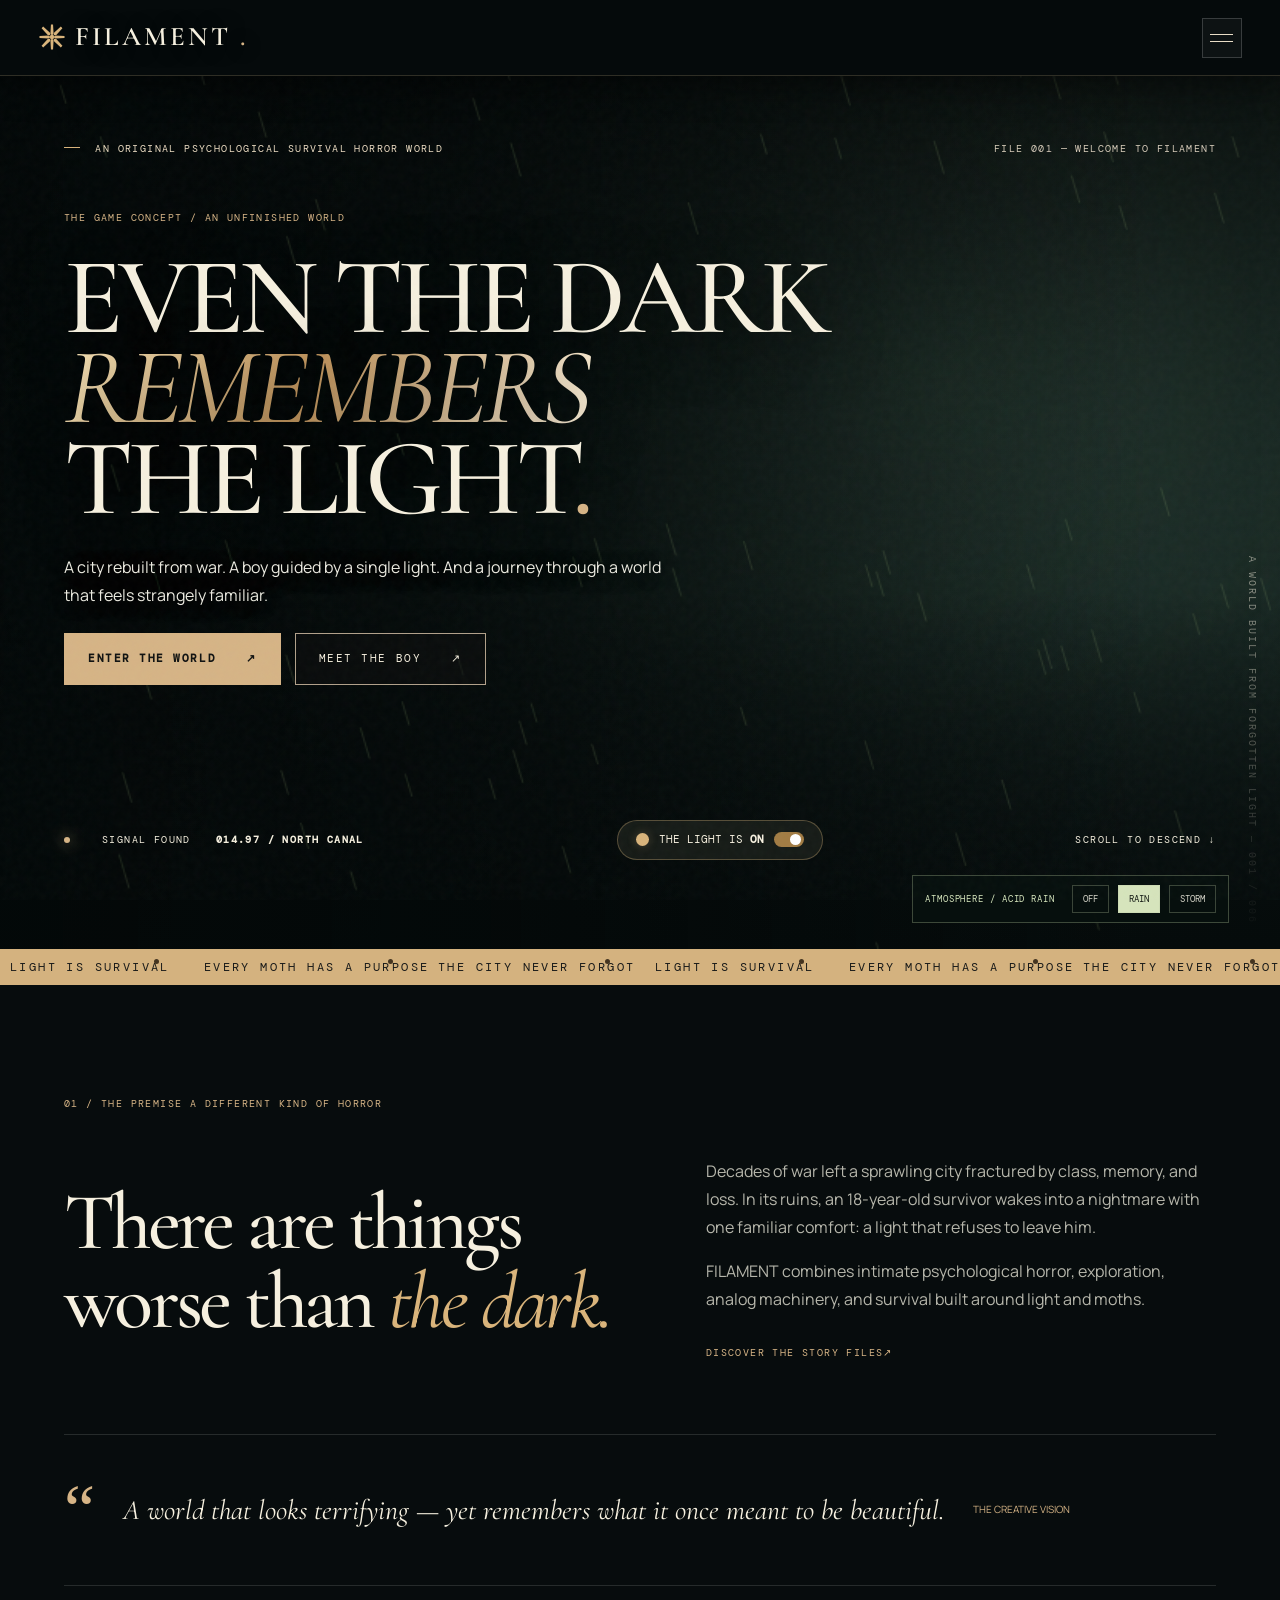
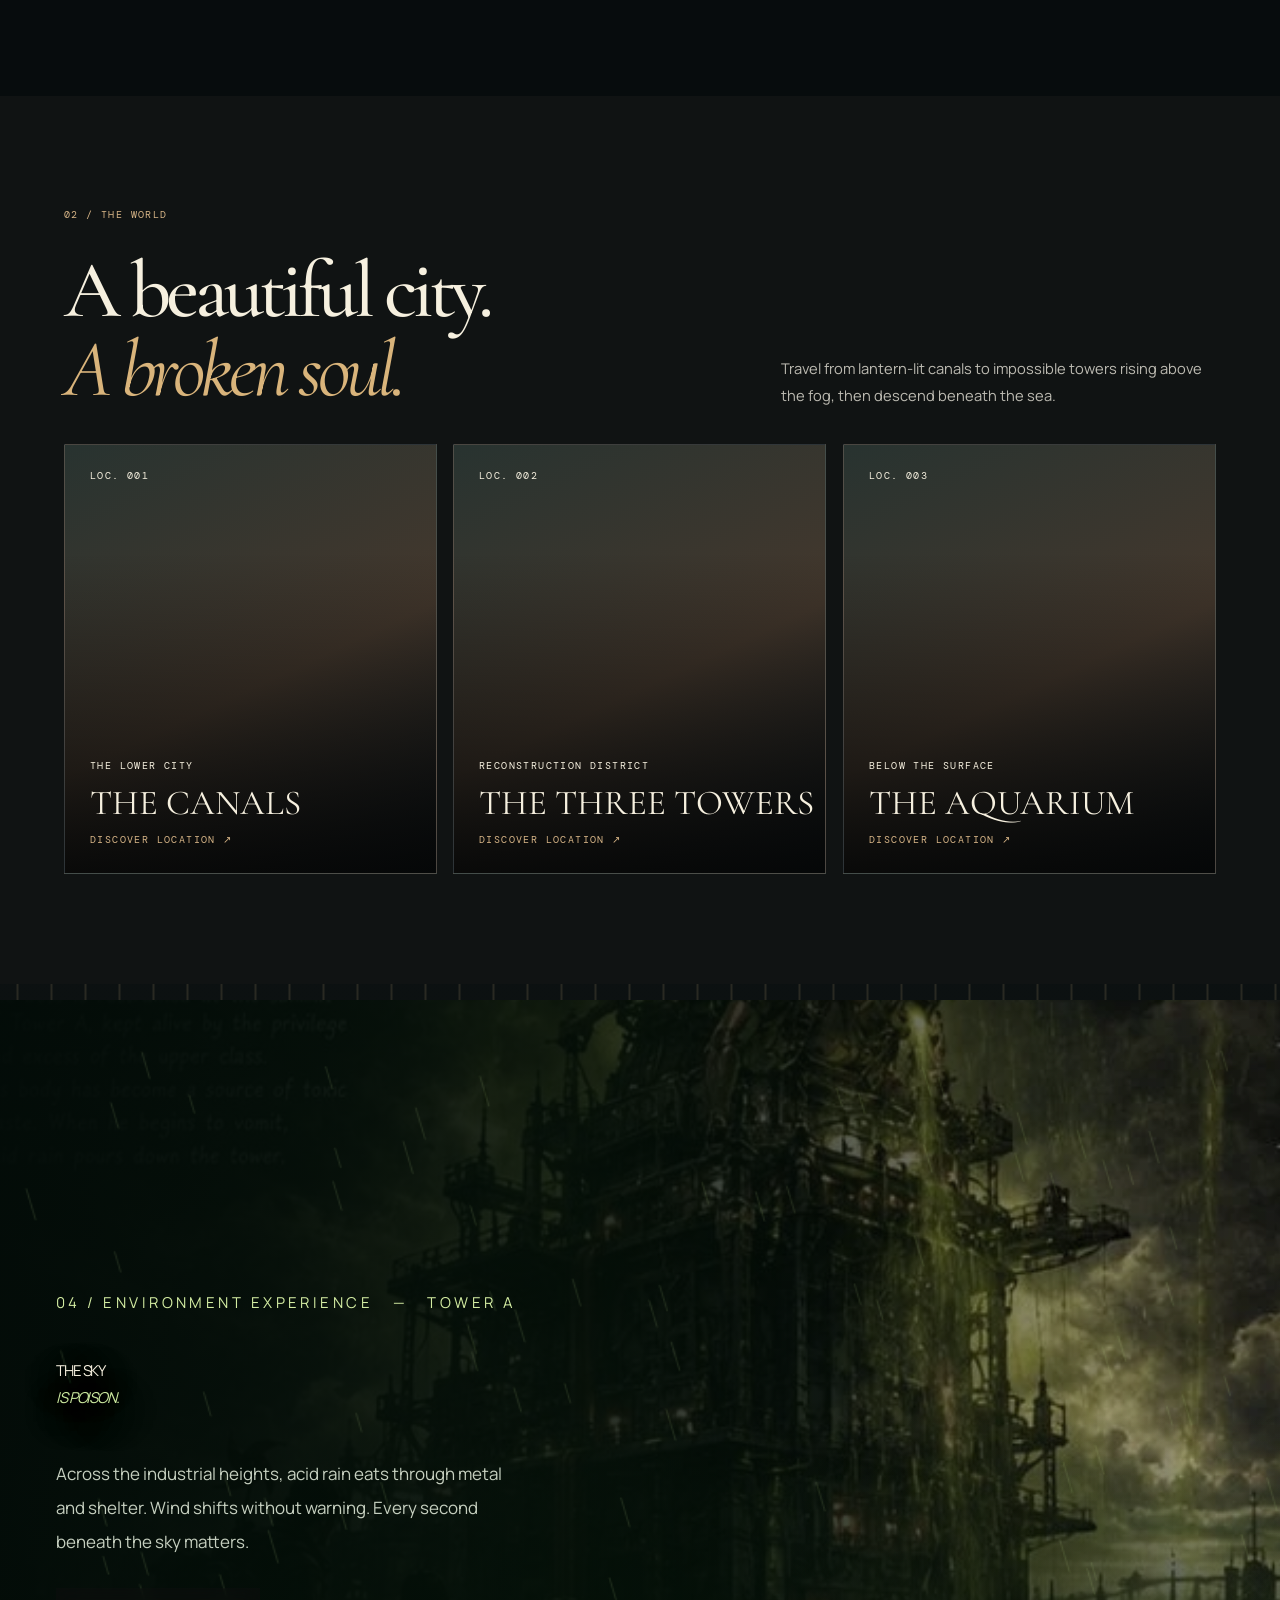
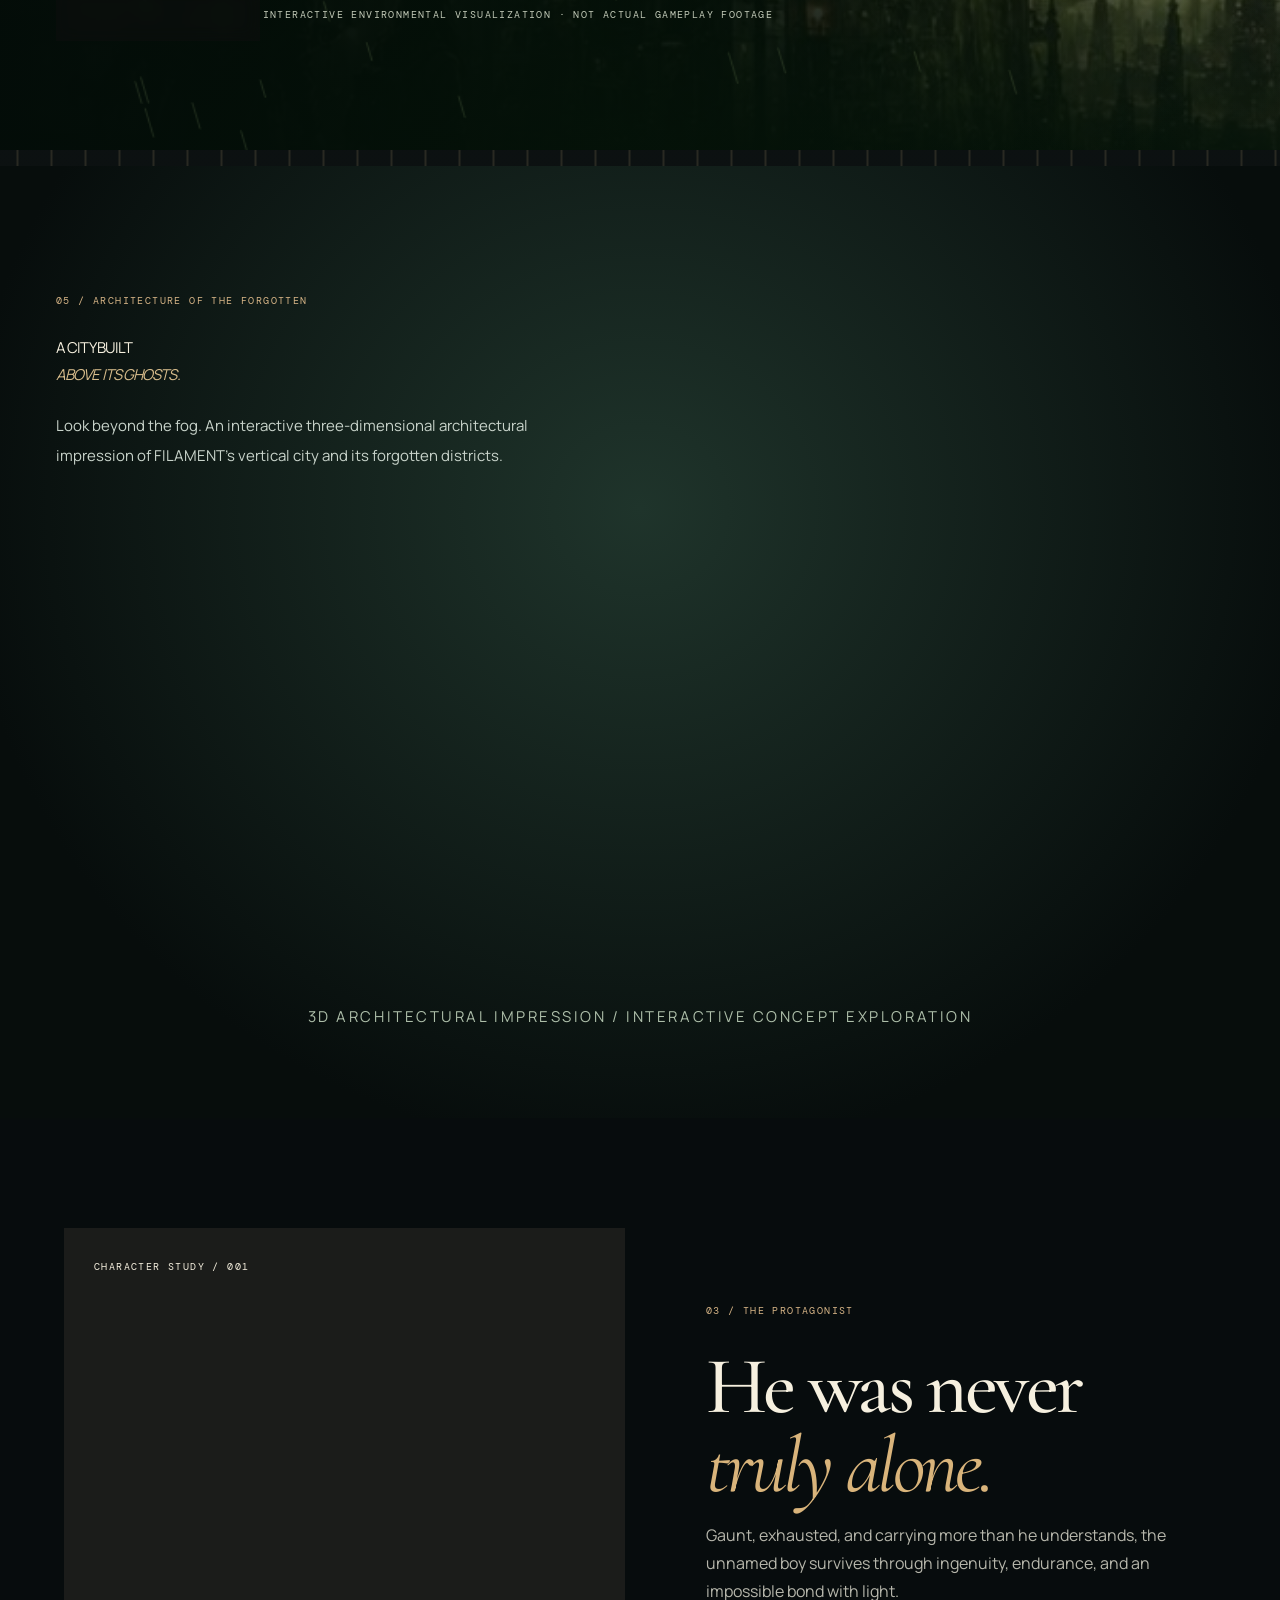
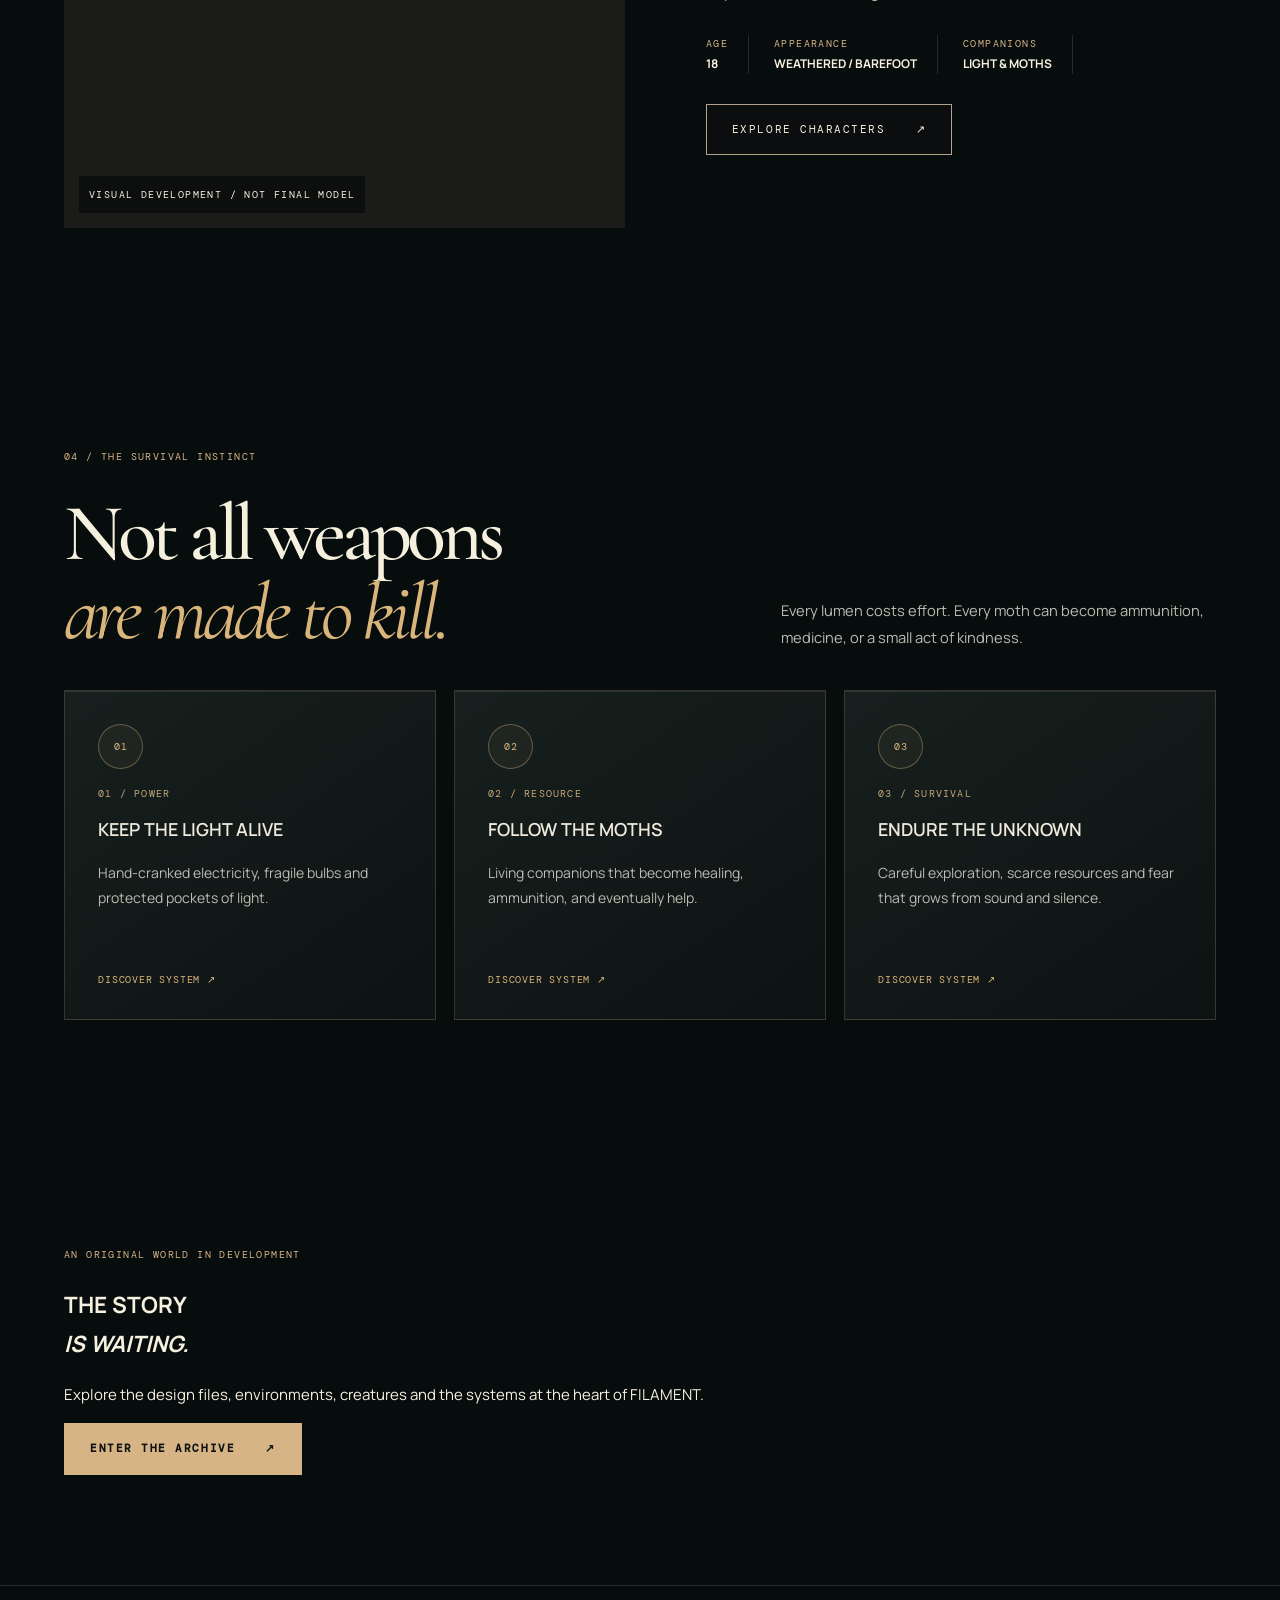
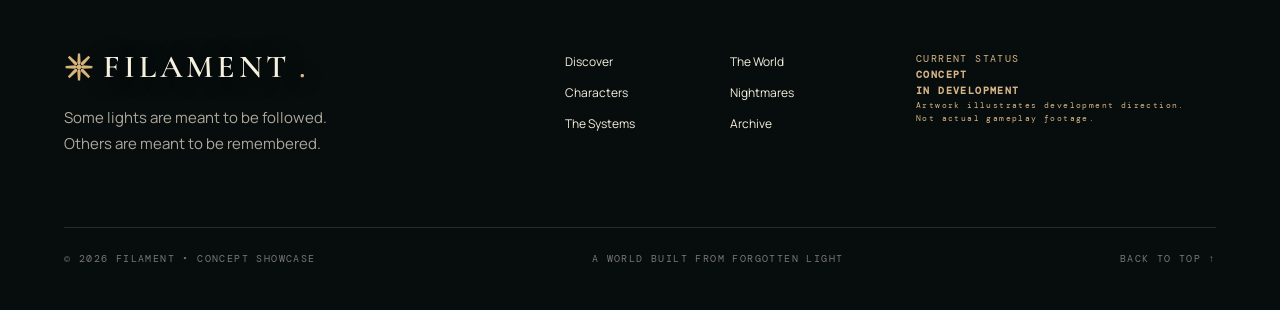
<file: index.html>
<!doctype html>
<html lang="en"><head><meta charset="utf-8"/><meta name="viewport" content="width=device-width,initial-scale=1"/>
<meta name="theme-color" content="#0b0e0e"/><meta name="description" content="Discover FILAMENT, an indie psychological survival horror game in development. Explore a haunting postwar city, hand-cranked light, mysterious moths and its story."/>
<meta property="og:title" content="FILAMENT — Indie Psychological Survival Horror Game"/><meta property="og:description" content="Discover FILAMENT, an indie psychological survival horror game in development. Explore a haunting postwar city, hand-cranked light, mysterious moths and its story."/>
<title>FILAMENT — Indie Psychological Survival Horror Game</title><link rel="icon" href="assets/favicon.svg" type="image/svg+xml"/>
<link rel="preconnect" href="https://fonts.googleapis.com"/><link rel="preconnect" href="https://fonts.gstatic.com" crossorigin/>
<link href="https://fonts.googleapis.com/css2?family=Cormorant+Garamond:wght@400;500;600;700&family=DM+Mono:wght@400;500&family=Manrope:wght@400;500;600;700;800&display=swap" rel="stylesheet"/>
<link rel="stylesheet" href="style.css"/><link rel="preload" as="image" href="assets/world-city.webp"/>
<script src="script.js" defer></script><link rel="stylesheet" href="filament-immersive.css?v=4.1"/><link rel="stylesheet" href="filament-directors-cut.css?v=6"/><script src="filament-directors-cut.js?v=6" defer></script><link rel="stylesheet" href="filament-unified.css?v=7"><script src="filament-light.js?v=7" defer></script><link rel="stylesheet" href="filament-mobile-polish.css?v=11"><link rel="stylesheet" href="filament-layout-restored.css?v=10"><link rel="stylesheet" href="filament-structure-fix.css?v=12"><link rel="stylesheet" href="filament-v13-fixes.css?v=14"><link rel="stylesheet" href="filament-consistency.css?v=15"><link rel="stylesheet" href="filament-icon-cleanup.css?v=15"><link rel="stylesheet" href="filament-component-repair.css?v=16"><link rel="canonical" href="https://filament.veefivee.com/"/><meta name="robots" content="index,follow,max-image-preview:large"/><meta property="og:type" content="website"/><meta property="og:url" content="https://filament.veefivee.com/"/><meta property="og:image" content="https://filament.veefivee.com/assets/world-city.webp"/><meta property="og:site_name" content="FILAMENT"/><meta name="twitter:card" content="summary_large_image"/><meta name="twitter:title" content="FILAMENT — Indie Psychological Survival Horror Game"/><meta name="twitter:description" content="Discover FILAMENT, an indie psychological survival horror game in development. Explore a haunting postwar city, hand-cranked light, mysterious moths and its story."/><meta name="twitter:image" content="https://filament.veefivee.com/assets/world-city.webp"/><script type="application/ld+json">{"@context":"https://schema.org","@graph":[{"@type":"WebSite","name":"FILAMENT","url":"https://filament.veefivee.com/","description":"Official concept website for FILAMENT, an indie psychological survival horror game in development."},{"@type":"VideoGame","name":"FILAMENT","url":"https://filament.veefivee.com/","description":"An indie psychological survival horror game concept set in a mysterious postwar city where light is a scarce resource.","genre":["Psychological horror","Survival horror","Adventure"],"gamePlatform":"PC","image":"https://filament.veefivee.com/assets/world-city.webp","inLanguage":"en"}]}</script></head>
<body class="page-home"><div class="noise" aria-hidden="true"></div><div class="scroll-meter" id="scroll-meter"></div>
<header class="site-header"><a class="wordmark" href="index.html" aria-label="FILAMENT home"><span class="brand-mark" aria-hidden="true"><svg class="filament-logo-symbol" xmlns="http://www.w3.org/2000/svg" viewBox="0 0 32 32" width="28" height="28" focusable="false" aria-hidden="true"><g fill="#d9b47b"><path d="M14.8 1.7h2.4l.6 10.4-1.8 2.4-1.8-2.4zM14.8 30.3h2.4l.6-10.4-1.8-2.4-1.8 2.4zM1.7 14.8v2.4l10.4.6 2.4-1.8-2.4-1.8zM30.3 14.8v2.4l-10.4.6-2.4-1.8 2.4-1.8zM5.9 4.1 4.1 5.9l7 7.8 3 .4-.4-3zM26.1 27.9l1.8-1.8-7-7.8-3-.4.4 3zM26.1 4.1l1.8 1.8-7 7.8-3 .4.4-3zM5.9 27.9l-1.8-1.8 7-7.8 3-.4-.4 3z"/><circle cx="16" cy="16" r="2.5"/></g></svg></span> FILAMENT<span class="wordmark-dot">.</span></a>
<nav class="desktop-nav" aria-label="Main navigation"><a class="nav-link active" href="index.html">Discover</a><a class="nav-link " href="world.html">The World</a><a class="nav-link " href="characters.html">Characters</a><a class="nav-link " href="creatures.html">Nightmares</a><a class="nav-link " href="systems.html">The Systems</a><a class="nav-link " href="archive.html">Archive</a></nav><div class="header-actions"><span class="header-state"><i></i> IN DEVELOPMENT</span><button class="menu-trigger" id="menu-trigger" type="button" aria-label="Open navigation" aria-expanded="false"><span></span><span></span></button></div></header>
<nav class="mobile-nav" id="mobile-nav" aria-label="Mobile navigation"><a class="nav-link active" href="index.html">Discover</a><a class="nav-link " href="world.html">The World</a><a class="nav-link " href="characters.html">Characters</a><a class="nav-link " href="creatures.html">Nightmares</a><a class="nav-link " href="systems.html">The Systems</a><a class="nav-link " href="archive.html">Archive</a></nav>
<main id="main">
<section class="hero-main"><div class="hero-scene"></div><div class="hero-glow" id="hero-glow"></div><div class="hero-vignette"></div>
<div class="hero-content container"><div class="hero-topline"><span class="eyebrow"><span class="tiny-star" aria-hidden="true"></span> AN ORIGINAL PSYCHOLOGICAL SURVIVAL HORROR WORLD</span><span class="section-index">FILE 001 — WELCOME TO FILAMENT</span></div>
<div class="hero-title-box"><div class="eyebrow gold">THE GAME CONCEPT / AN UNFINISHED WORLD</div><h1>EVEN THE DARK<br/><em>REMEMBERS</em><br/>THE LIGHT<span class="period">.</span></h1><p class="hero-desc">A city rebuilt from war. A boy guided by a single light. And a journey through a world that feels strangely familiar.</p>
<div class="hero-ctas"><a class="btn btn-gold" href="world.html">ENTER THE WORLD <span>↗</span></a><a class="btn btn-outline" href="characters.html">MEET THE BOY <span>↗</span></a></div></div>
<div class="hero-bottom"><div class="hero-coordinate"><span class="pulse-dot"></span> SIGNAL FOUND <strong>014.97 / NORTH CANAL</strong></div><button type="button" class="bulb-toggle" id="bulb-toggle" aria-pressed="true"><span class="bulb-toggle-icon" aria-hidden="true"></span><span>THE LIGHT IS <strong id="bulb-toggle-label">ON</strong></span><span class="switch"><i></i></span></button><a href="#premise" class="scroll-cue">SCROLL TO DESCEND <span>↓</span></a></div></div>
<div class="hero-side-text">A WORLD BUILT FROM FORGOTTEN LIGHT — 001 / 006</div></section>
<div class="ticker"><div class="ticker-track"><span>LIGHT IS SURVIVAL</span><b aria-hidden="true"></b><span>EVERY MOTH HAS A PURPOSE</span><b aria-hidden="true"></b><span>THE CITY NEVER FORGOT</span><b aria-hidden="true"></b><span>LIGHT IS SURVIVAL</span><b aria-hidden="true"></b><span>EVERY MOTH HAS A PURPOSE</span><b aria-hidden="true"></b><span>THE CITY NEVER FORGOT</span><b aria-hidden="true"></b></div></div>
<section class="section section-intro container" id="premise"><div class="section-kicker reveal">01 / THE PREMISE <span class="hairline"></span> A DIFFERENT KIND OF HORROR</div><div class="intro-layout"><div class="reveal"><h2 class="display-heading">There are things<br/>worse than <em>the dark.</em></h2></div><div class="intro-aside reveal"><p>Decades of war left a sprawling city fractured by class, memory, and loss. In its ruins, an 18-year-old survivor wakes into a nightmare with one familiar comfort: a light that refuses to leave him.</p><p>FILAMENT combines intimate psychological horror, exploration, analog machinery, and survival built around light and moths.</p><a class="text-link" href="archive.html">DISCOVER THE STORY FILES <span>↗</span></a></div></div><div class="quote-bar reveal"><span>“</span><p>A world that looks terrifying — yet remembers what it once meant to be beautiful.</p><small>THE CREATIVE VISION</small></div></section>
<section class="section world-preview"><div class="container"><div class="section-header reveal"><div><div class="section-kicker">02 / THE WORLD</div><h2 class="display-heading">A beautiful city.<br/><em>A broken soul.</em></h2></div><p>Travel from lantern-lit canals to impossible towers rising above the fog, then descend beneath the sea.</p></div><div class="world-preview-grid"><a class="feature-tile tile-canals reveal" href="world.html#canals"><img src="assets/world-canals.webp" loading="lazy" alt="Lantern-lit canal district concept illustration"/><span class="tile-n">LOC. 001</span><div class="tile-label"><small>THE LOWER CITY</small><strong>THE CANALS</strong><span>DISCOVER LOCATION ↗</span></div></a><a class="feature-tile tile-tower reveal" href="world.html#towers"><img src="assets/world-furnace.webp" loading="lazy" alt="Giant industrial tower in acid-green rain concept art"/><span class="tile-n">LOC. 002</span><div class="tile-label"><small>RECONSTRUCTION DISTRICT</small><strong>THE THREE TOWERS</strong><span>DISCOVER LOCATION ↗</span></div></a><a class="feature-tile tile-aqua reveal" href="world.html#aquarium"><img src="assets/world-aquarium.webp" loading="lazy" alt="Abandoned blue underwater atrium concept art"/><span class="tile-n">LOC. 003</span><div class="tile-label"><small>BELOW THE SURFACE</small><strong>THE AQUARIUM</strong><span>DISCOVER LOCATION ↗</span></div></a></div></div></section>
<div class="filament-film-strip" aria-hidden="true"></div>
<section class="filament-cinema" aria-label="Tower A storm cinematic showcase">
  <div class="filament-cinema-bg"></div><div class="filament-cinema-shade"></div>
  <div class="cinematic-copy">
    <span class="cinematic-tag">04 / ENVIRONMENT EXPERIENCE &nbsp; — &nbsp; TOWER A</span>
    <h2>THE SKY<br><em>IS POISON.</em></h2>
    <p>Across the industrial heights, acid rain eats through metal and shelter. Wind shifts without warning. Every second beneath the sky matters.</p>
    <a class="btn btn-outline" href="world.html#towers">ENTER TOWER A <span>↗</span></a>
    <span class="design-note">INTERACTIVE ENVIRONMENTAL VISUALIZATION · NOT ACTUAL GAMEPLAY FOOTAGE</span>
  </div>
</section>
<div class="filament-film-strip" aria-hidden="true"></div>
<section class="filament-diorama" aria-label="Interactive city model">
  <div class="diorama-container">
    <span class="section-kicker">05 / ARCHITECTURE OF THE FORGOTTEN</span>
    <h2>A CITY BUILT<br><em>ABOVE ITS GHOSTS.</em></h2>
    <p>Look beyond the fog. An interactive three-dimensional architectural impression of FILAMENT's vertical city and its forgotten districts.</p>
  </div>
  <div class="diorama-scene">
    <div class="diorama-world" aria-hidden="true">
      <div class="diorama-sil far"></div><div class="diorama-sil mid"></div>
      <div class="diorama-bridge"></div><div class="diorama-spire"></div>
      <div class="diorama-sil near"></div><div class="diorama-orb"></div>
    </div>
    <a class="diorama-hotspot a" href="world.html#towers">01 / THE THREE TOWERS ↗</a>
    <a class="diorama-hotspot b" href="world.html#canals">02 / THE CANALS ↗</a>
    <a class="diorama-hotspot c" href="world.html#aquarium">03 / THE AQUARIUM ↗</a>
  </div>
  <div class="diorama-note">3D ARCHITECTURAL IMPRESSION / INTERACTIVE CONCEPT EXPLORATION</div>
</section><section class="section encounter-section"><div class="container encounter-grid"><div class="encounter-art reveal"><div class="vertical-label">CHARACTER STUDY / 001</div><img src="assets/filament-home-character.webp" loading="lazy" alt="Full-body transparent 3D-style character artwork of the FILAMENT protagonist" onerror="this.onerror=null;this.src='assets/char-full.webp'"/><div class="encounter-art-note">VISUAL DEVELOPMENT / NOT FINAL MODEL</div></div><div class="encounter-copy reveal"><div class="section-kicker">03 / THE PROTAGONIST</div><h2 class="display-heading">He was never<br/><em>truly alone.</em></h2><p>Gaunt, exhausted, and carrying more than he understands, the unnamed boy survives through ingenuity, endurance, and an impossible bond with light.</p><div class="character-facts"><div><small>AGE</small><b>18</b></div><div><small>APPEARANCE</small><b>WEATHERED / BAREFOOT</b></div><div><small>COMPANIONS</small><b>LIGHT & MOTHS</b></div></div><a class="btn btn-outline" href="characters.html">EXPLORE CHARACTERS <span>↗</span></a></div></div></section>
<section class="section system-home"><div class="container"><div class="section-header reveal"><div><div class="section-kicker">04 / THE SURVIVAL INSTINCT</div><h2 class="display-heading">Not all weapons<br/><em>are made to kill.</em></h2></div><p>Every lumen costs effort. Every moth can become ammunition, medicine, or a small act of kindness.</p></div><div class="systems-grid"><a class="system-card reveal" href="systems.html#light"><span class="system-icon" aria-hidden="true">01</span><span class="card-index">01 / POWER</span><h3>KEEP THE LIGHT ALIVE</h3><p>Hand-cranked electricity, fragile bulbs and protected pockets of light.</p><span class="text-link">DISCOVER SYSTEM ↗</span></a><a class="system-card reveal" href="systems.html#moths"><span class="system-icon" aria-hidden="true">02</span><span class="card-index">02 / RESOURCE</span><h3>FOLLOW THE MOTHS</h3><p>Living companions that become healing, ammunition, and eventually help.</p><span class="text-link">DISCOVER SYSTEM ↗</span></a><a class="system-card reveal" href="systems.html#survival"><span class="system-icon" aria-hidden="true">03</span><span class="card-index">03 / SURVIVAL</span><h3>ENDURE THE UNKNOWN</h3><p>Careful exploration, scarce resources and fear that grows from sound and silence.</p><span class="text-link">DISCOVER SYSTEM ↗</span></a></div></div></section>
<section class="section final-statement"><div class="final-backdrop"></div><div class="container final-center reveal"><span class="section-kicker">AN ORIGINAL WORLD IN DEVELOPMENT</span><h2>THE STORY<br/><em>IS WAITING.</em></h2><p>Explore the design files, environments, creatures and the systems at the heart of FILAMENT.</p><a class="btn btn-gold" href="archive.html">ENTER THE ARCHIVE <span>↗</span></a></div></section>
</main>
<footer class="footer"><div class="footer-top"><div><a class="wordmark footer-wordmark" href="index.html"><span class="brand-mark" aria-hidden="true"><svg class="filament-logo-symbol" xmlns="http://www.w3.org/2000/svg" viewBox="0 0 32 32" width="28" height="28" focusable="false" aria-hidden="true"><g fill="#d9b47b"><path d="M14.8 1.7h2.4l.6 10.4-1.8 2.4-1.8-2.4zM14.8 30.3h2.4l.6-10.4-1.8-2.4-1.8 2.4zM1.7 14.8v2.4l10.4.6 2.4-1.8-2.4-1.8zM30.3 14.8v2.4l-10.4.6-2.4-1.8 2.4-1.8zM5.9 4.1 4.1 5.9l7 7.8 3 .4-.4-3zM26.1 27.9l1.8-1.8-7-7.8-3-.4.4 3zM26.1 4.1l1.8 1.8-7 7.8-3 .4.4-3zM5.9 27.9l-1.8-1.8 7-7.8 3-.4-.4 3z"/><circle cx="16" cy="16" r="2.5"/></g></svg></span> FILAMENT<span class="wordmark-dot">.</span></a><p>Some lights are meant to be followed.<br/>Others are meant to be remembered.</p></div><div class="footer-links"><a href="index.html">Discover</a><a href="world.html">The World</a><a href="characters.html">Characters</a><a href="creatures.html">Nightmares</a><a href="systems.html">The Systems</a><a href="archive.html">Archive</a></div><div class="footer-stamp"><span class="eyebrow">CURRENT STATUS</span><strong>CONCEPT<br/>IN DEVELOPMENT</strong><small>Artwork illustrates development direction.<br/>Not actual gameplay footage.</small></div></div><div class="footer-bottom"><span>© 2026 FILAMENT • CONCEPT SHOWCASE</span><span>A WORLD BUILT FROM FORGOTTEN LIGHT</span><a href="#main">BACK TO TOP ↑</a></div></footer>
<div class="lightbox" id="lightbox" hidden role="dialog" aria-modal="true" aria-label="Concept artwork viewer"><button class="lightbox-close" data-lightbox-close aria-label="Close artwork">×</button><img id="lightbox-image" alt="Selected FILAMENT concept art"/><div id="lightbox-caption"></div></div>
</body></html>
</file>
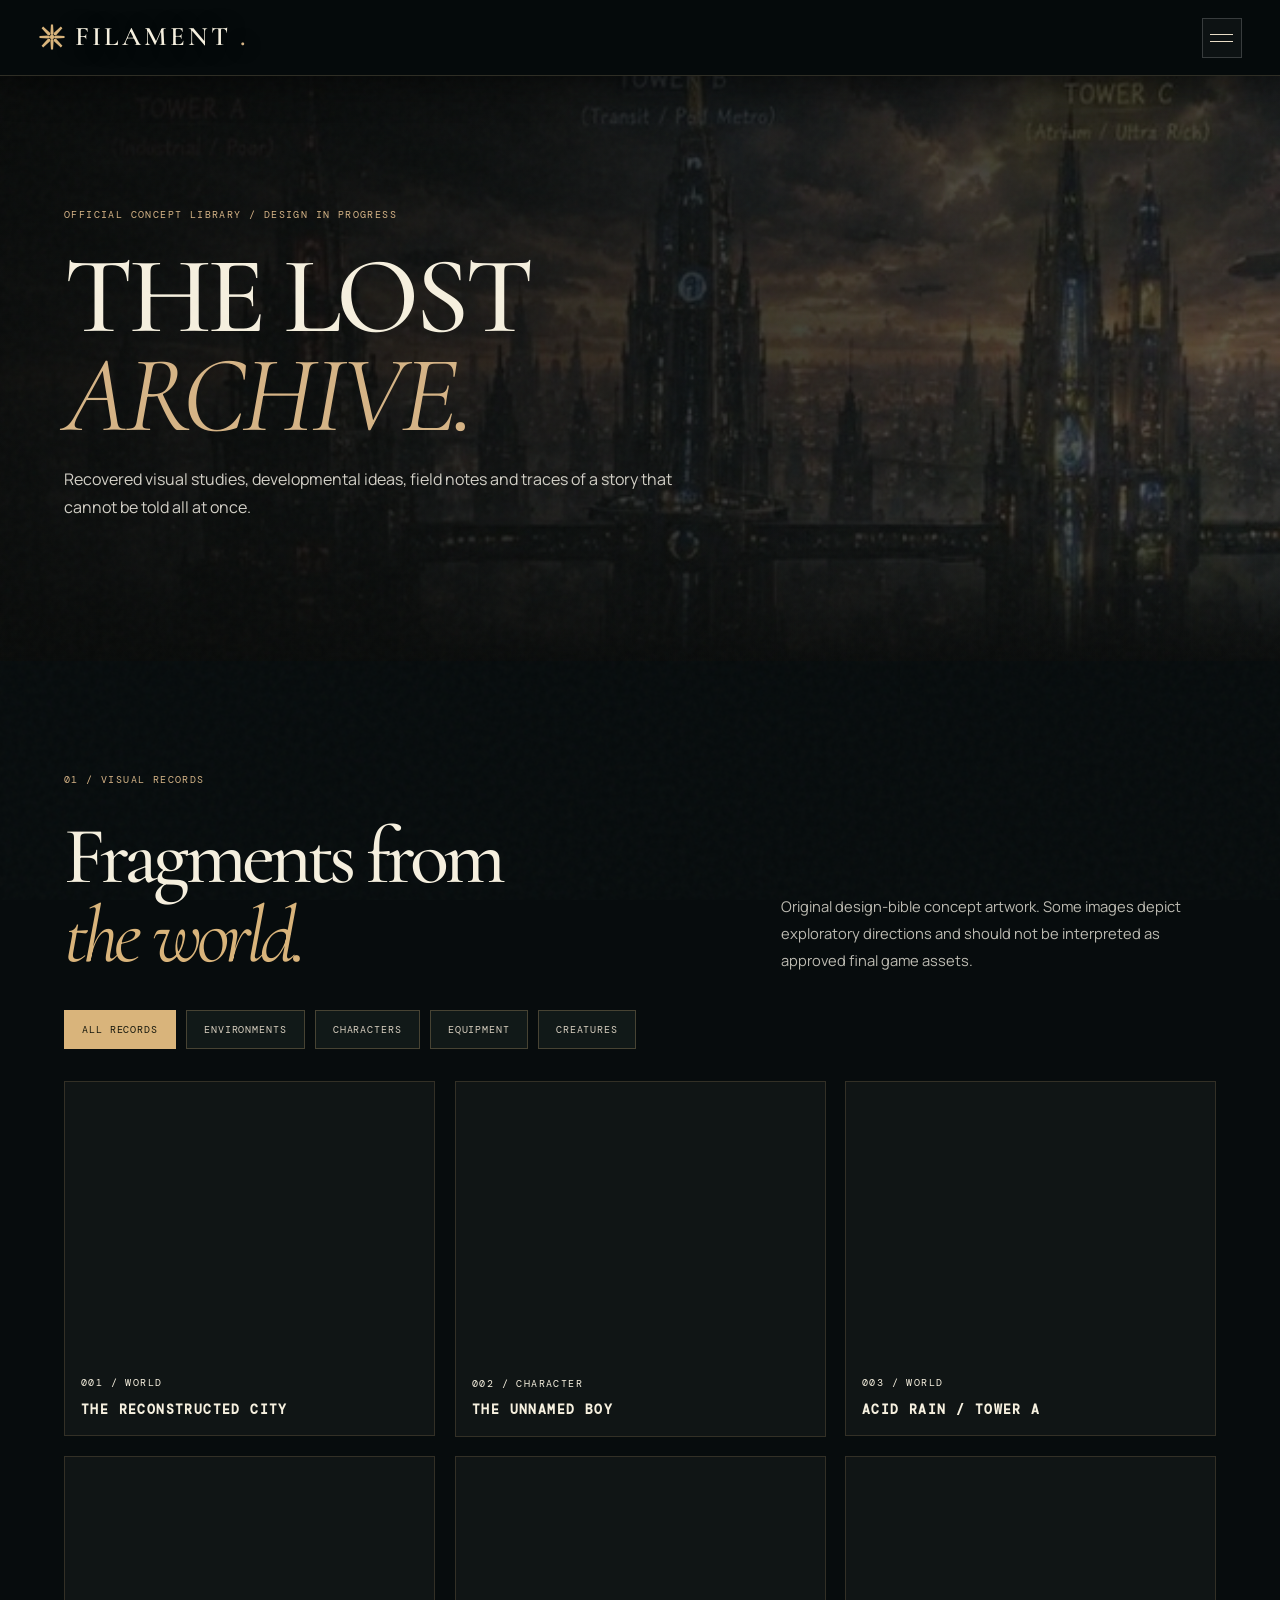
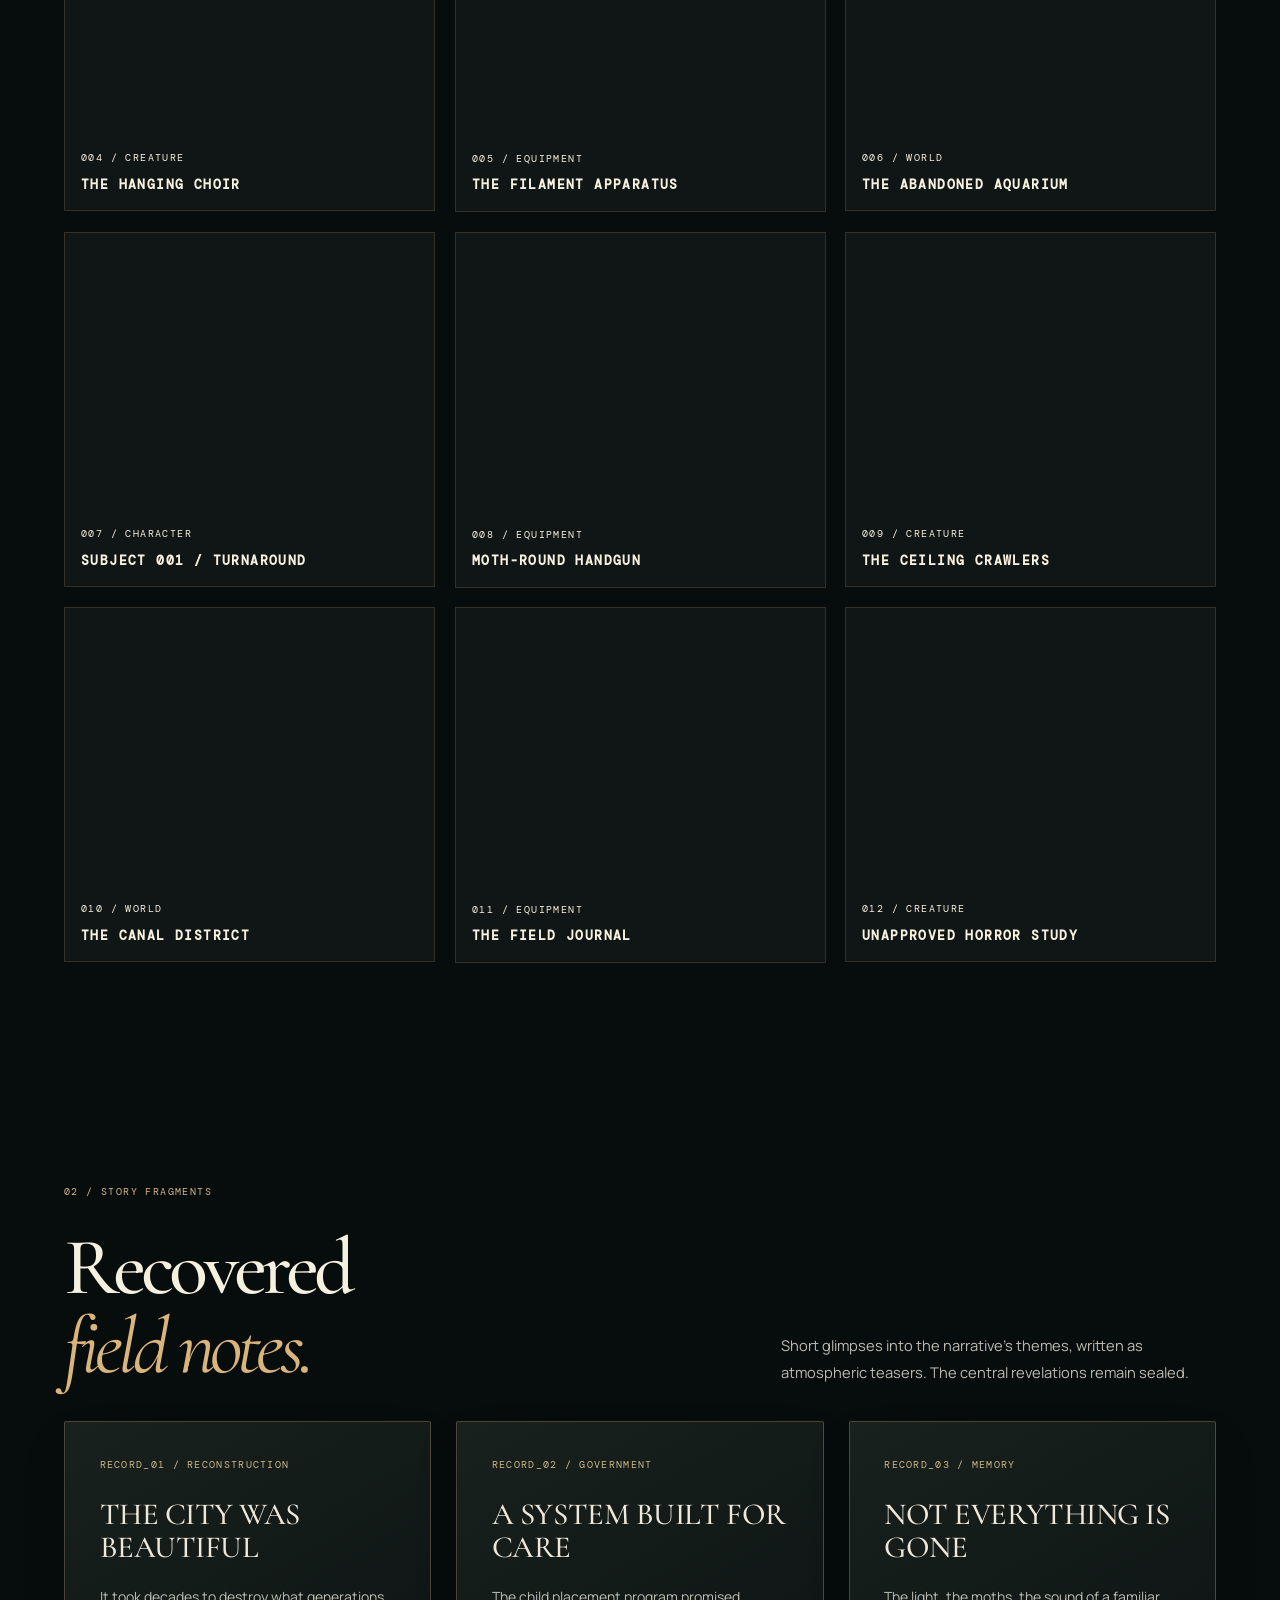
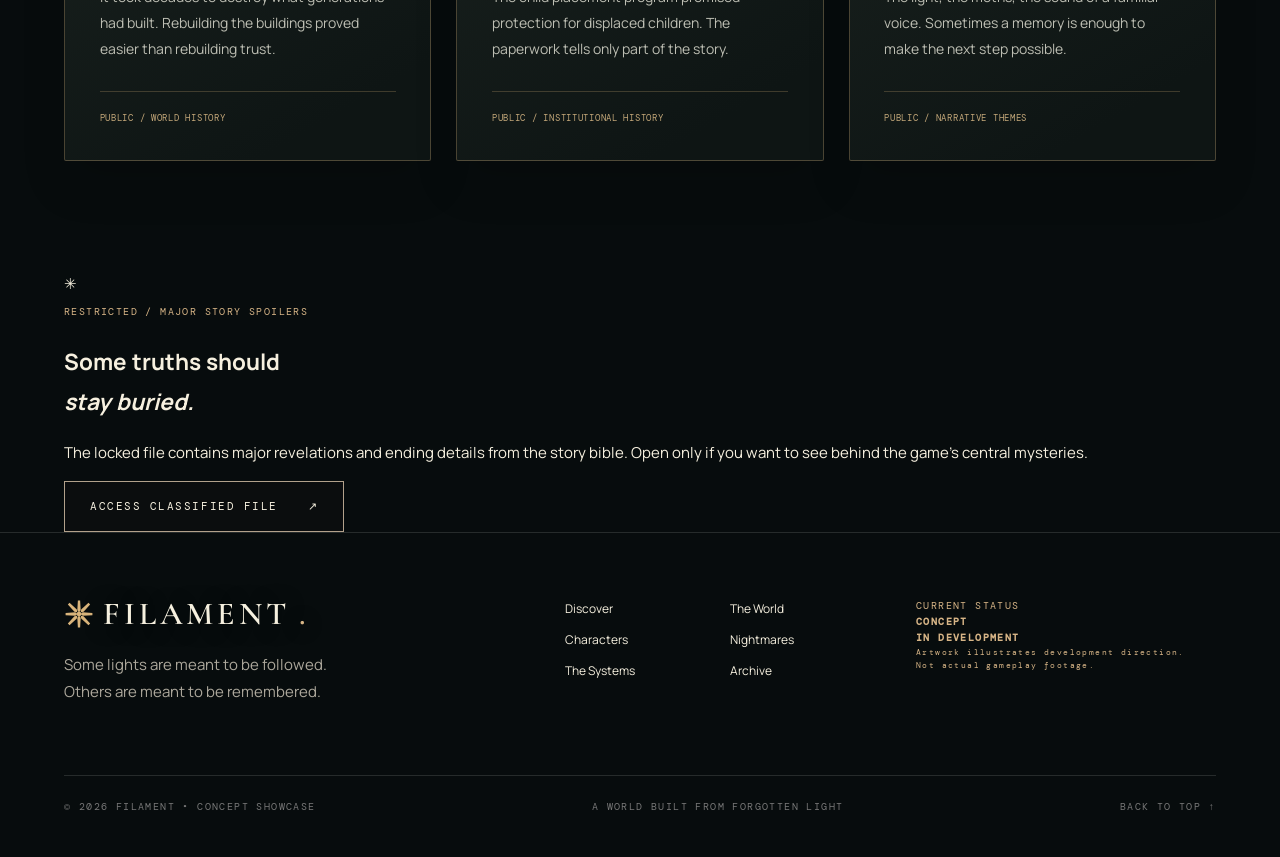
<file: archive.html>
<!doctype html>
<html lang="en"><head><meta charset="utf-8"/><meta name="viewport" content="width=device-width,initial-scale=1"/>
<meta name="theme-color" content="#0b0e0e"/><meta name="description" content="Browse FILAMENT's indie horror development archive: environment art, character designs, recovered field notes and atmospheric story fragments."/>
<meta property="og:title" content="FILAMENT Archive — Indie Horror Concept Art &amp; Lore"/><meta property="og:description" content="Browse FILAMENT's indie horror development archive: environment art, character designs, recovered field notes and atmospheric story fragments."/>
<title>FILAMENT Archive — Indie Horror Concept Art &amp; Lore</title><link rel="icon" href="assets/favicon.svg" type="image/svg+xml"/>
<link rel="preconnect" href="https://fonts.googleapis.com"/><link rel="preconnect" href="https://fonts.gstatic.com" crossorigin/>
<link href="https://fonts.googleapis.com/css2?family=Cormorant+Garamond:wght@400;500;600;700&family=DM+Mono:wght@400;500&family=Manrope:wght@400;500;600;700;800&display=swap" rel="stylesheet"/>
<link rel="stylesheet" href="style.css"/>
<script src="script.js" defer></script><link rel="stylesheet" href="filament-immersive.css?v=4.1"/><link rel="stylesheet" href="filament-directors-cut.css?v=6"/><script src="filament-directors-cut.js?v=6" defer></script><link rel="stylesheet" href="filament-unified.css?v=7"><script src="filament-light.js?v=7" defer></script><link rel="stylesheet" href="filament-mobile-polish.css?v=9"><link rel="stylesheet" href="filament-layout-restored.css?v=10"><link rel="stylesheet" href="filament-structure-fix.css?v=12"><link rel="stylesheet" href="filament-v13-fixes.css?v=14"><link rel="stylesheet" href="filament-consistency.css?v=15"><link rel="stylesheet" href="filament-icon-cleanup.css?v=15"><link rel="stylesheet" href="filament-component-repair.css?v=16"><style id="archive-field-notes-v18">
/* Archive field notes: standalone record cards, no shared enclosing box */
.recovered-section .log-grid{display:grid!important;grid-template-columns:repeat(3,minmax(0,1fr))!important;align-items:stretch!important;gap:clamp(16px,2vw,25px)!important;margin-top:34px!important;border:0!important;background:transparent!important;box-shadow:none!important;padding:0!important}
.recovered-section .log-card{display:flex!important;flex-direction:column!important;align-items:flex-start!important;gap:20px!important;min-width:0!important;min-height:340px!important;padding:clamp(25px,2.7vw,42px)!important;margin:0!important;border:1px solid rgba(217,180,123,.29)!important;background:linear-gradient(150deg,#19211e,#0e1514 82%)!important;box-shadow:0 24px 45px rgba(0,0,0,.12)!important;border-radius:2px!important;transition:border-color .25s,transform .25s!important}
.recovered-section .log-card:hover{border-color:rgba(217,180,123,.65)!important;transform:translateY(-3px)!important}
.recovered-section .log-card>span{font:10px/1.6 'DM Mono',monospace!important;letter-spacing:.13em!important;color:#cfb684!important;overflow-wrap:anywhere!important}
.recovered-section .log-card h3{font:500 clamp(29px,2.4vw,42px)/1.08 'Cormorant Garamond',Georgia,serif!important;color:#efe7d7!important;letter-spacing:-.015em!important;margin:5px 0 0!important}
.recovered-section .log-card p{font:14px/1.85 Manrope,sans-serif!important;color:#bdbeb3!important;margin:0!important;max-width:36ch!important}
.recovered-section .log-card small{display:block!important;margin-top:auto!important;padding-top:20px!important;border-top:1px solid rgba(217,180,123,.24)!important;width:100%!important;font:9px/1.5 'DM Mono',monospace!important;letter-spacing:.08em!important;color:#c3a779!important;white-space:normal!important;overflow-wrap:anywhere!important}
@media(max-width:960px){.recovered-section .log-grid{grid-template-columns:repeat(2,minmax(0,1fr))!important}}
@media(max-width:620px){.recovered-section .log-grid{grid-template-columns:1fr!important;gap:14px!important}.recovered-section .log-card{min-height:250px!important;padding:26px!important}}
@media(prefers-reduced-motion:reduce){.recovered-section .log-card{transition:none!important}}
</style><link rel="canonical" href="https://filament.veefivee.com/archive.html"/><meta name="robots" content="index,follow,max-image-preview:large"/><meta property="og:type" content="website"/><meta property="og:url" content="https://filament.veefivee.com/archive.html"/><meta property="og:image" content="https://filament.veefivee.com/assets/world-city.webp"/><meta property="og:site_name" content="FILAMENT"/><meta name="twitter:card" content="summary_large_image"/><meta name="twitter:title" content="FILAMENT Archive — Indie Horror Concept Art &amp; Lore"/><meta name="twitter:description" content="Browse FILAMENT's indie horror development archive: environment art, character designs, recovered field notes and atmospheric story fragments."/><meta name="twitter:image" content="https://filament.veefivee.com/assets/world-city.webp"/><script type="application/ld+json">{"@context":"https://schema.org","@type":"WebPage","name":"FILAMENT Archive — Indie Horror Concept Art & Lore","description":"Browse FILAMENT's indie horror development archive: environment art, character designs, recovered field notes and atmospheric story fragments.","url":"https://filament.veefivee.com/archive.html","isPartOf":{"@type":"WebSite","name":"FILAMENT","url":"https://filament.veefivee.com/"}}</script></head>
<body class="page-archive"><div class="noise" aria-hidden="true"></div><div class="scroll-meter" id="scroll-meter"></div>
<header class="site-header"><a class="wordmark" href="index.html" aria-label="FILAMENT home"><span class="brand-mark" aria-hidden="true"><svg class="filament-logo-symbol" xmlns="http://www.w3.org/2000/svg" viewBox="0 0 32 32" width="28" height="28" focusable="false" aria-hidden="true"><g fill="#d9b47b"><path d="M14.8 1.7h2.4l.6 10.4-1.8 2.4-1.8-2.4zM14.8 30.3h2.4l.6-10.4-1.8-2.4-1.8 2.4zM1.7 14.8v2.4l10.4.6 2.4-1.8-2.4-1.8zM30.3 14.8v2.4l-10.4.6-2.4-1.8 2.4-1.8zM5.9 4.1 4.1 5.9l7 7.8 3 .4-.4-3zM26.1 27.9l1.8-1.8-7-7.8-3-.4.4 3zM26.1 4.1l1.8 1.8-7 7.8-3 .4.4-3zM5.9 27.9l-1.8-1.8 7-7.8 3-.4-.4 3z"/><circle cx="16" cy="16" r="2.5"/></g></svg></span> FILAMENT<span class="wordmark-dot">.</span></a>
<nav class="desktop-nav" aria-label="Main navigation"><a class="nav-link " href="index.html">Discover</a><a class="nav-link " href="world.html">The World</a><a class="nav-link " href="characters.html">Characters</a><a class="nav-link " href="creatures.html">Nightmares</a><a class="nav-link " href="systems.html">The Systems</a><a class="nav-link active" href="archive.html">Archive</a></nav><div class="header-actions"><span class="header-state"><i></i> IN DEVELOPMENT</span><button class="menu-trigger" id="menu-trigger" type="button" aria-label="Open navigation" aria-expanded="false"><span></span><span></span></button></div></header>
<nav class="mobile-nav" id="mobile-nav" aria-label="Mobile navigation"><a class="nav-link " href="index.html">Discover</a><a class="nav-link " href="world.html">The World</a><a class="nav-link " href="characters.html">Characters</a><a class="nav-link " href="creatures.html">Nightmares</a><a class="nav-link " href="systems.html">The Systems</a><a class="nav-link active" href="archive.html">Archive</a></nav>
<main id="main"><section class="inner-hero archive-hero"><div class="inner-hero-bg" style="background-image:url('assets/world-towerline.webp')"></div><div class="inner-hero-shade"></div><div class="container inner-hero-content"><span class="eyebrow gold">OFFICIAL CONCEPT LIBRARY / DESIGN IN PROGRESS</span><h1>THE LOST<br/><em>ARCHIVE.</em></h1><p>Recovered visual studies, developmental ideas, field notes and traces of a story that cannot be told all at once.</p></div></section>
<section class="section container"><div class="section-header reveal"><div><div class="section-kicker">01 / VISUAL RECORDS</div><h2 class="display-heading">Fragments from<br/><em>the world.</em></h2></div><p>Original design-bible concept artwork. Some images depict exploratory directions and should not be interpreted as approved final game assets.</p></div><div class="archive-controls reveal"><button class="filter-btn active" data-filter="all">ALL RECORDS</button><button class="filter-btn" data-filter="world">ENVIRONMENTS</button><button class="filter-btn" data-filter="characters">CHARACTERS</button><button class="filter-btn" data-filter="systems">EQUIPMENT</button><button class="filter-btn" data-filter="creatures">CREATURES</button></div><div class="archive-grid" id="archive-grid">
<figure class="archive-item reveal" data-category="world"><img src="assets/world-city.webp" alt="Postwar city panorama" loading="lazy" data-zoom="Postwar metropolis / city concept"/><figcaption><span>001 / WORLD</span><strong>THE RECONSTRUCTED CITY</strong></figcaption></figure>
<figure class="archive-item reveal" data-category="characters"><img src="assets/char-portrait.webp" alt="Main character concept portrait" loading="lazy" data-zoom="Main protagonist / character study"/><figcaption><span>002 / CHARACTER</span><strong>THE UNNAMED BOY</strong></figcaption></figure>
<figure class="archive-item reveal" data-category="world"><img src="assets/world-furnace.webp" alt="Tower A concept" loading="lazy" data-zoom="Tower A / industrial district"/><figcaption><span>003 / WORLD</span><strong>ACID RAIN / TOWER A</strong></figcaption></figure>
<figure class="archive-item reveal" data-category="creatures"><img src="assets/creature-choir.webp" alt="Hanging Choir concept" loading="lazy" data-zoom="The Hanging Choir / approved enemy family"/><figcaption><span>004 / CREATURE</span><strong>THE HANGING CHOIR</strong></figcaption></figure>
<figure class="archive-item reveal" data-category="systems"><img src="assets/gear-filament.webp" alt="Light apparatus equipment concepts" loading="lazy" data-zoom="Hand implant, bulb and crank / equipment study"/><figcaption><span>005 / EQUIPMENT</span><strong>THE FILAMENT APPARATUS</strong></figcaption></figure>
<figure class="archive-item reveal" data-category="world"><img src="assets/world-aquarium.webp" alt="Abandoned aquarium concept" loading="lazy" data-zoom="Abandoned aquarium / environmental concept"/><figcaption><span>006 / WORLD</span><strong>THE ABANDONED AQUARIUM</strong></figcaption></figure>
<figure class="archive-item reveal" data-category="characters"><img src="assets/char-turnaround.webp" alt="Character turnaround concept" loading="lazy" data-zoom="Protagonist / 3D-style turnaround concept"/><figcaption><span>007 / CHARACTER</span><strong>SUBJECT 001 / TURNAROUND</strong></figcaption></figure>
<figure class="archive-item reveal" data-category="systems"><img src="assets/gun-pistol.webp" alt="Concept handgun" loading="lazy" data-zoom="Handgun concept / provisional weapon design"/><figcaption><span>008 / EQUIPMENT</span><strong>MOTH-ROUND HANDGUN</strong></figcaption></figure>
<figure class="archive-item reveal" data-category="creatures"><img src="assets/creature-tailor.webp" alt="Ceiling Crawler enemies concept" loading="lazy" data-zoom="The Tailors / ceiling crawler concept"/><figcaption><span>009 / CREATURE</span><strong>THE CEILING CRAWLERS</strong></figcaption></figure>
<figure class="archive-item reveal" data-category="world"><img src="assets/world-canals.webp" alt="Canal region concept" loading="lazy" data-zoom="Canal district / atmospheric concept"/><figcaption><span>010 / WORLD</span><strong>THE CANAL DISTRICT</strong></figcaption></figure>
<figure class="archive-item reveal" data-category="systems"><img src="assets/gear-journal.webp" alt="Journal inventory concept" loading="lazy" data-zoom="Journal / diegetic inventory concept"/><figcaption><span>011 / EQUIPMENT</span><strong>THE FIELD JOURNAL</strong></figcaption></figure>
<figure class="archive-item reveal" data-category="creatures"><img src="assets/creature-spectral.webp" alt="Experimental creature artwork" loading="lazy" data-zoom="Exploratory enemy concept / not canon"/><figcaption><span>012 / CREATURE</span><strong>UNAPPROVED HORROR STUDY</strong></figcaption></figure>
</div></section>
<section class="section recovered-section"><div class="container"><div class="section-header reveal"><div><div class="section-kicker">02 / STORY FRAGMENTS</div><h2 class="display-heading">Recovered<br/><em>field notes.</em></h2></div><p>Short glimpses into the narrative's themes, written as atmospheric teasers. The central revelations remain sealed.</p></div><div class="log-grid"><article class="log-card reveal"><span>RECORD_01 / RECONSTRUCTION</span><h3>THE CITY WAS BEAUTIFUL</h3><p>It took decades to destroy what generations had built. Rebuilding the buildings proved easier than rebuilding trust.</p><small>PUBLIC / WORLD HISTORY</small></article><article class="log-card reveal"><span>RECORD_02 / GOVERNMENT</span><h3>A SYSTEM BUILT FOR CARE</h3><p>The child placement program promised protection for displaced children. The paperwork tells only part of the story.</p><small>PUBLIC / INSTITUTIONAL HISTORY</small></article><article class="log-card reveal"><span>RECORD_03 / MEMORY</span><h3>NOT EVERYTHING IS GONE</h3><p>The light, the moths, the sound of a familiar voice. Sometimes a memory is enough to make the next step possible.</p><small>PUBLIC / NARRATIVE THEMES</small></article></div></div></section>
<section class="classified-section"><div class="container classified-inner reveal"><div class="seal">✳</div><div><span class="eyebrow gold">RESTRICTED / MAJOR STORY SPOILERS</span><h2>Some truths should<br/><em>stay buried.</em></h2><p>The locked file contains major revelations and ending details from the story bible. Open only if you want to see behind the game's central mysteries.</p></div><a class="btn btn-outline" href="classified.html" id="open-classified">ACCESS CLASSIFIED FILE <span>↗</span></a></div></section></main>
<footer class="footer"><div class="footer-top"><div><a class="wordmark footer-wordmark" href="index.html"><span class="brand-mark" aria-hidden="true"><svg class="filament-logo-symbol" xmlns="http://www.w3.org/2000/svg" viewBox="0 0 32 32" width="28" height="28" focusable="false" aria-hidden="true"><g fill="#d9b47b"><path d="M14.8 1.7h2.4l.6 10.4-1.8 2.4-1.8-2.4zM14.8 30.3h2.4l.6-10.4-1.8-2.4-1.8 2.4zM1.7 14.8v2.4l10.4.6 2.4-1.8-2.4-1.8zM30.3 14.8v2.4l-10.4.6-2.4-1.8 2.4-1.8zM5.9 4.1 4.1 5.9l7 7.8 3 .4-.4-3zM26.1 27.9l1.8-1.8-7-7.8-3-.4.4 3zM26.1 4.1l1.8 1.8-7 7.8-3 .4.4-3zM5.9 27.9l-1.8-1.8 7-7.8 3-.4-.4 3z"/><circle cx="16" cy="16" r="2.5"/></g></svg></span> FILAMENT<span class="wordmark-dot">.</span></a><p>Some lights are meant to be followed.<br/>Others are meant to be remembered.</p></div><div class="footer-links"><a href="index.html">Discover</a><a href="world.html">The World</a><a href="characters.html">Characters</a><a href="creatures.html">Nightmares</a><a href="systems.html">The Systems</a><a href="archive.html">Archive</a></div><div class="footer-stamp"><span class="eyebrow">CURRENT STATUS</span><strong>CONCEPT<br/>IN DEVELOPMENT</strong><small>Artwork illustrates development direction.<br/>Not actual gameplay footage.</small></div></div><div class="footer-bottom"><span>© 2026 FILAMENT • CONCEPT SHOWCASE</span><span>A WORLD BUILT FROM FORGOTTEN LIGHT</span><a href="#main">BACK TO TOP ↑</a></div></footer>
<div class="lightbox" id="lightbox" hidden role="dialog" aria-modal="true" aria-label="Concept artwork viewer"><button class="lightbox-close" data-lightbox-close aria-label="Close artwork">×</button><img id="lightbox-image" alt="Selected FILAMENT concept art"/><div id="lightbox-caption"></div></div>
</body></html>
</file>
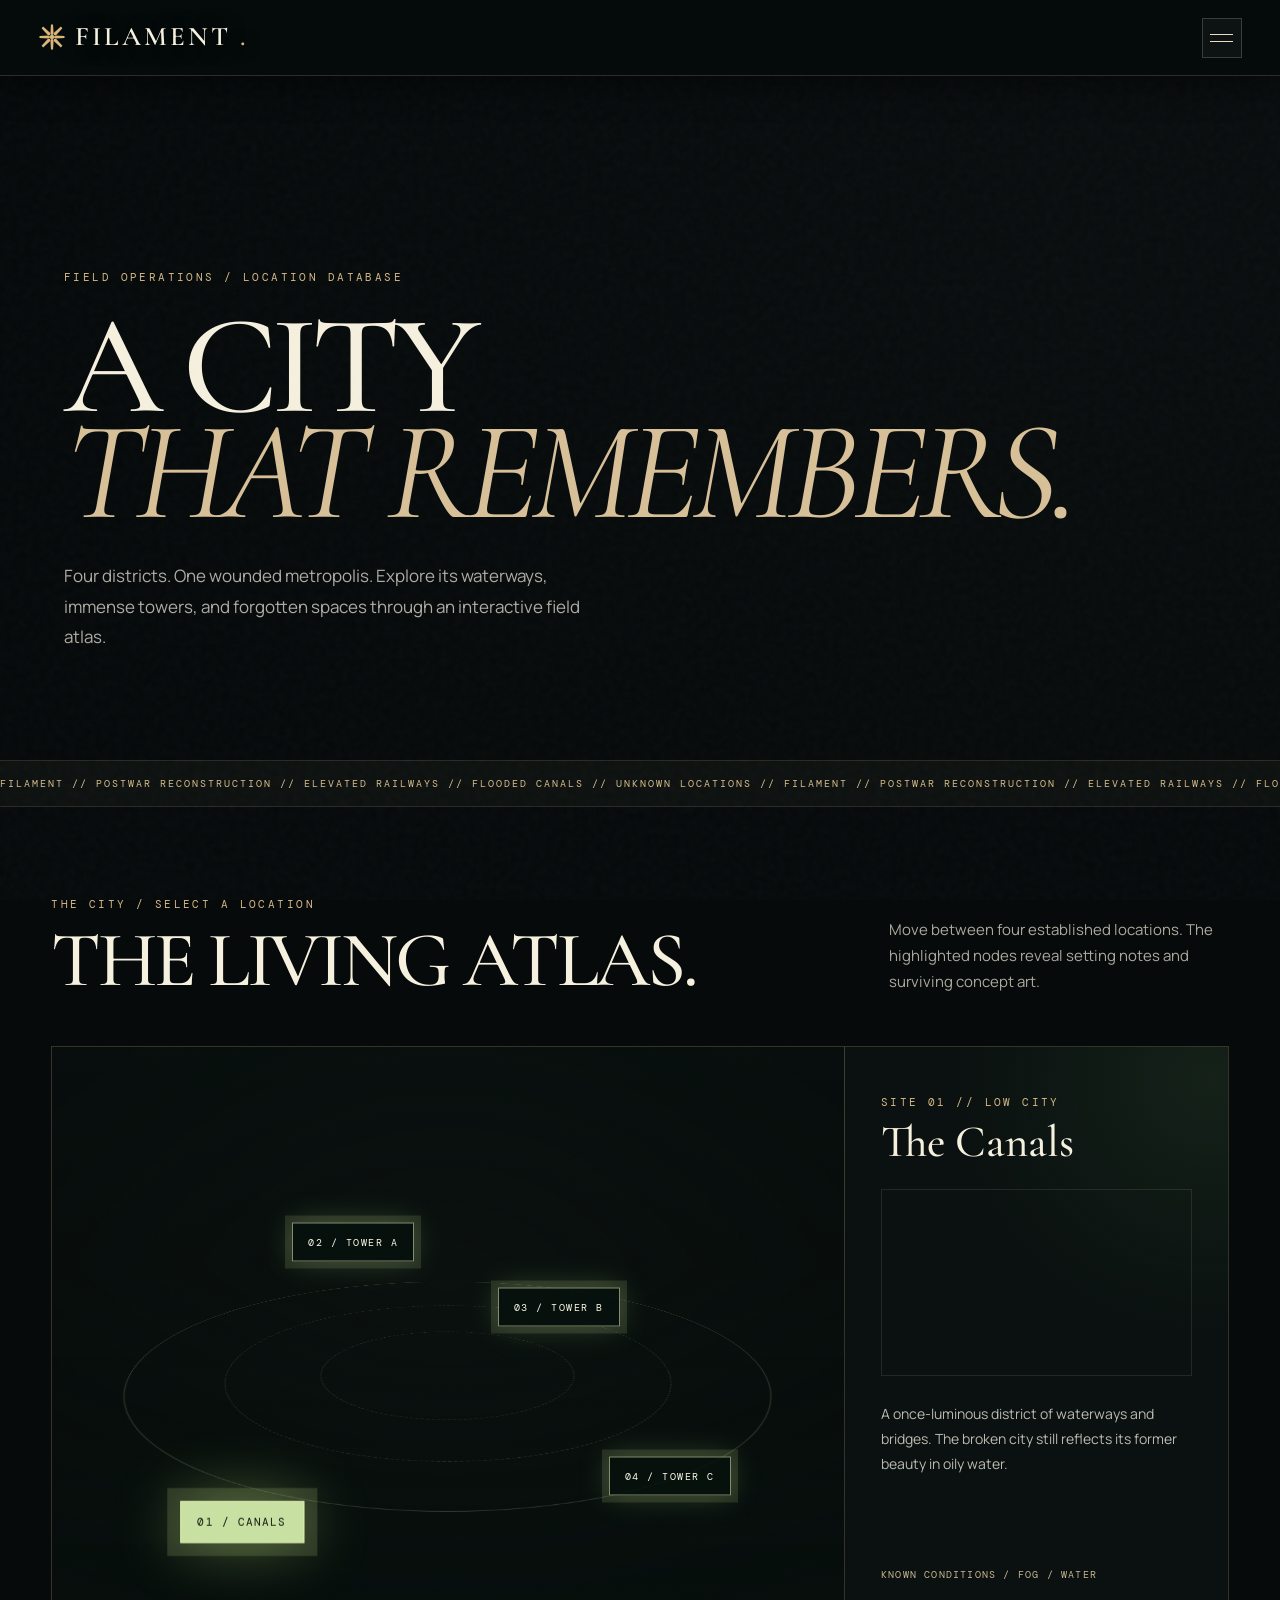
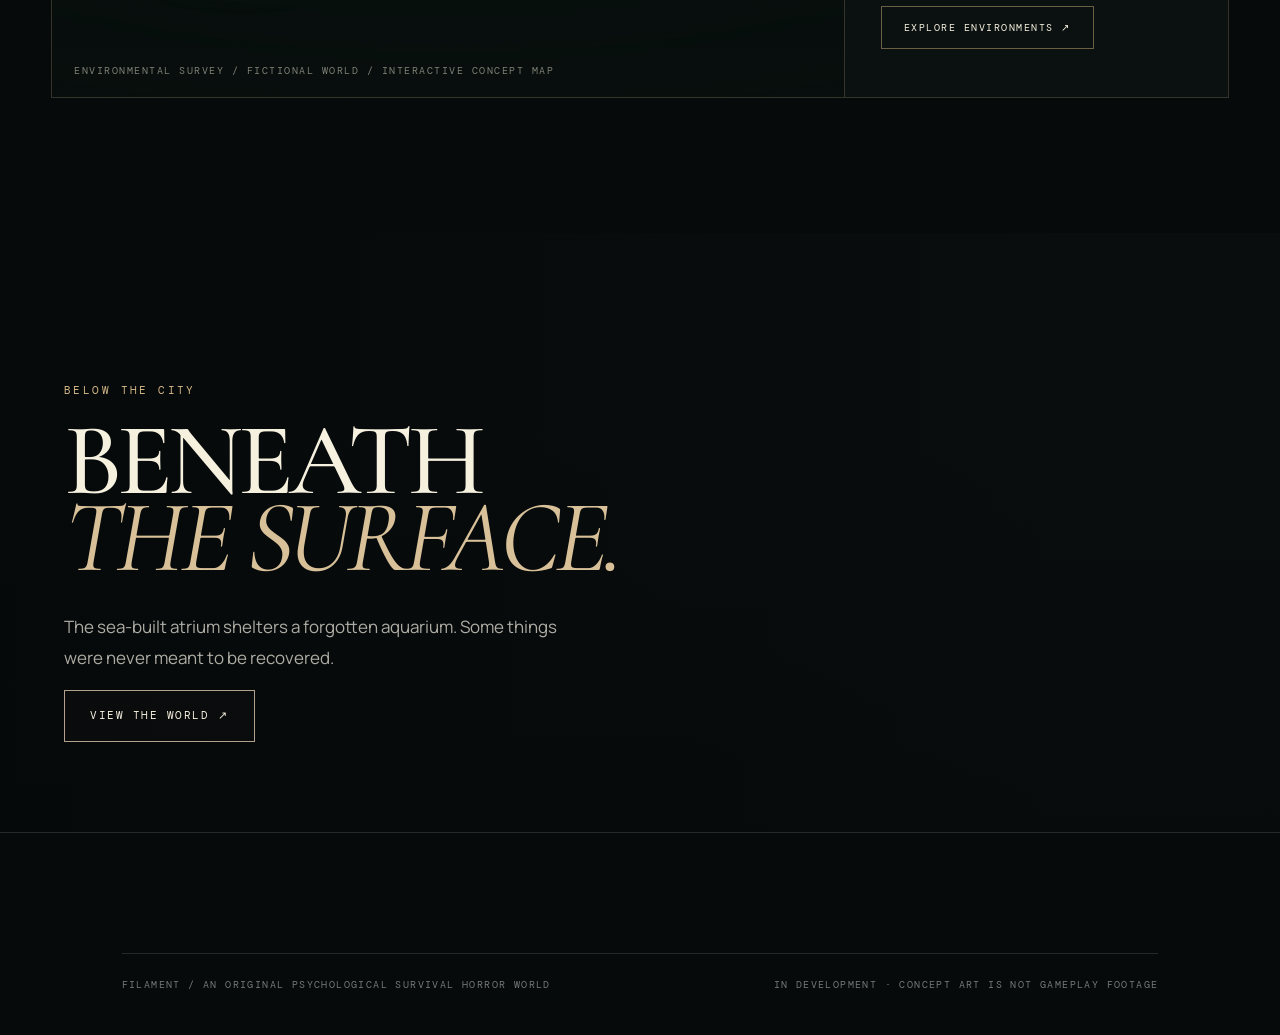
<file: atlas.html>
<!doctype html><html lang="en"><head><meta charset="utf-8"><meta name="viewport" content="width=device-width,initial-scale=1"><meta name="theme-color" content="#080e0d"><meta name="description" content="Navigate FILAMENT's interactive city atlas, from canal districts to monumental towers, and discover an evolving dieselpunk horror world."/><title>FILAMENT City Atlas — Explore the Horror Game World</title><link rel="icon" href="assets/favicon.svg" type="image/svg+xml"><link rel="preconnect" href="https://fonts.googleapis.com"><link rel="preconnect" href="https://fonts.gstatic.com" crossorigin><link href="https://fonts.googleapis.com/css2?family=Cormorant+Garamond:wght@400;500;600;700&family=DM+Mono:wght@400;500&family=Manrope:wght@400;500;600;700&display=swap" rel="stylesheet"><link rel="stylesheet" href="style.css"><link rel="stylesheet" href="filament-immersive.css"><link rel="stylesheet" href="filament-directors-cut.css?v=6"><script src="script.js" defer></script><script src="filament-directors-cut.js?v=6" defer></script><link rel="stylesheet" href="filament-unified.css?v=7"><script src="filament-light.js?v=7" defer></script><link rel="stylesheet" href="filament-mobile-polish.css?v=9"><link rel="stylesheet" href="filament-layout-restored.css?v=10"><link rel="stylesheet" href="filament-structure-fix.css?v=12"><link rel="stylesheet" href="filament-v13-fixes.css?v=14"><link rel="stylesheet" href="filament-consistency.css?v=15"><link rel="stylesheet" href="filament-icon-cleanup.css?v=15"><link rel="stylesheet" href="filament-component-repair.css?v=16"><link rel="canonical" href="https://filament.veefivee.com/atlas.html"/><meta name="robots" content="index,follow,max-image-preview:large"/><meta property="og:type" content="website"/><meta property="og:url" content="https://filament.veefivee.com/atlas.html"/><meta property="og:image" content="https://filament.veefivee.com/assets/world-canals.webp"/><meta property="og:site_name" content="FILAMENT"/><meta name="twitter:card" content="summary_large_image"/><meta name="twitter:title" content="FILAMENT City Atlas — Explore the Horror Game World"/><meta name="twitter:description" content="Navigate FILAMENT's interactive city atlas, from canal districts to monumental towers, and discover an evolving dieselpunk horror world."/><meta name="twitter:image" content="https://filament.veefivee.com/assets/world-canals.webp"/><script type="application/ld+json">{"@context":"https://schema.org","@type":"WebPage","name":"FILAMENT City Atlas — Explore the Horror Game World","description":"Navigate FILAMENT's interactive city atlas, from canal districts to monumental towers, and discover an evolving dieselpunk horror world.","url":"https://filament.veefivee.com/atlas.html","isPartOf":{"@type":"WebSite","name":"FILAMENT","url":"https://filament.veefivee.com/"}}</script></head><body class="body-experience"><div class="noise" aria-hidden="true"></div><header class="site-header"><a class="wordmark" href="index.html" aria-label="FILAMENT home"><span class="brand-mark" aria-hidden="true"><svg class="filament-logo-symbol" xmlns="http://www.w3.org/2000/svg" viewBox="0 0 32 32" width="28" height="28" focusable="false" aria-hidden="true"><g fill="#d9b47b"><path d="M14.8 1.7h2.4l.6 10.4-1.8 2.4-1.8-2.4zM14.8 30.3h2.4l.6-10.4-1.8-2.4-1.8 2.4zM1.7 14.8v2.4l10.4.6 2.4-1.8-2.4-1.8zM30.3 14.8v2.4l-10.4.6-2.4-1.8 2.4-1.8zM5.9 4.1 4.1 5.9l7 7.8 3 .4-.4-3zM26.1 27.9l1.8-1.8-7-7.8-3-.4.4 3zM26.1 4.1l1.8 1.8-7 7.8-3 .4.4-3zM5.9 27.9l-1.8-1.8 7-7.8 3-.4-.4 3z"/><circle cx="16" cy="16" r="2.5"/></g></svg></span> FILAMENT<span class="wordmark-dot">.</span></a>
<nav class="desktop-nav" aria-label="Main navigation"><a class="nav-link " href="index.html">Discover</a><a class="nav-link active" href="world.html">The World</a><a class="nav-link " href="characters.html">Characters</a><a class="nav-link " href="creatures.html">Nightmares</a><a class="nav-link " href="systems.html">The Systems</a><a class="nav-link " href="archive.html">Archive</a></nav><div class="header-actions"><span class="header-state"><i></i> IN DEVELOPMENT</span><button class="menu-trigger" id="menu-trigger" type="button" aria-label="Open navigation" aria-expanded="false"><span></span><span></span></button></div></header>
<nav class="mobile-nav" id="mobile-nav" aria-label="Mobile navigation"><a class="nav-link " href="index.html">Discover</a><a class="nav-link active" href="world.html">The World</a><a class="nav-link " href="characters.html">Characters</a><a class="nav-link " href="creatures.html">Nightmares</a><a class="nav-link " href="systems.html">The Systems</a><a class="nav-link " href="archive.html">Archive</a></nav>
<main id="main"><section class="experience-intro"><img class="scene-photo" src="assets/world-city.webp" alt="FILAMENT postwar city panorama"><div class="exp-content"><span class="exp-kicker">FIELD OPERATIONS / LOCATION DATABASE</span><h1 class="exp-title">A CITY<br><em>THAT REMEMBERS.</em></h1><p class="exp-sub">Four districts. One wounded metropolis. Explore its waterways, immense towers, and forgotten spaces through an interactive field atlas.</p></div></section><div class="exp-marquee"><span>FILAMENT // POSTWAR RECONSTRUCTION // ELEVATED RAILWAYS // FLOODED CANALS // UNKNOWN LOCATIONS // FILAMENT // POSTWAR RECONSTRUCTION // ELEVATED RAILWAYS // FLOODED CANALS // UNKNOWN LOCATIONS //</span></div><section class="atlas-shell"><div class="atlas-top scroll-appear"><div><div class="exp-kicker">THE CITY / SELECT A LOCATION</div><h2>THE LIVING ATLAS.</h2></div><p>Move between four established locations. The highlighted nodes reveal setting notes and surviving concept art.</p></div><div class="atlas-stage scroll-appear"><div class="atlas-viewport"><div class="atlas-canvas" id="atlas-map"><img src="assets/world-city.webp" alt="City concept illustration"></div><div class="atlas-rings"></div><button class="atlas-node" style="left:24%;top:73%" data-atlas="canals" aria-pressed="true">01 / CANALS</button><button class="atlas-node" style="left:38%;top:30%" data-atlas="towerA" aria-pressed="false">02 / TOWER A</button><button class="atlas-node" style="left:64%;top:40%" data-atlas="towerB" aria-pressed="false">03 / TOWER B</button><button class="atlas-node" style="left:78%;top:66%" data-atlas="towerC" aria-pressed="false">04 / TOWER C</button><div class="atlas-coord">ENVIRONMENTAL SURVEY / FICTIONAL WORLD / INTERACTIVE CONCEPT MAP</div></div><aside class="atlas-readout"><div><div class="exp-kicker" id="atlas-tag">SITE 01</div><h3 id="atlas-title">The Canals</h3><img id="atlas-image" src="assets/world-canals.webp" alt="Selected location concept art"><p id="atlas-desc">A once-luminous district of waterways and bridges.</p></div><div><div class="meta">KNOWN CONDITIONS / <span id="atlas-hazard">FOG / WATER</span></div><a class="atlas-link" href="world.html#towers">EXPLORE ENVIRONMENTS ↗</a></div></aside></div></section><section class="experience-intro" style="min-height:58svh"><img class="scene-photo" src="assets/world-aquarium.webp" alt="Undersea abandoned aquarium"><div class="exp-content scroll-appear"><div class="exp-kicker">BELOW THE CITY</div><h2 class="exp-title" style="font-size:clamp(60px,8vw,115px)">BENEATH<br><em>THE SURFACE.</em></h2><p class="exp-sub">The sea-built atrium shelters a forgotten aquarium. Some things were never meant to be recovered.</p><a class="btn btn-outline" href="world.html">VIEW THE WORLD ↗</a></div></section></main><footer class="footer"><div class="container footer-bottom"><span>FILAMENT / AN ORIGINAL PSYCHOLOGICAL SURVIVAL HORROR WORLD</span><span>IN DEVELOPMENT · CONCEPT ART IS NOT GAMEPLAY FOOTAGE</span></div></footer></body></html>
</file>
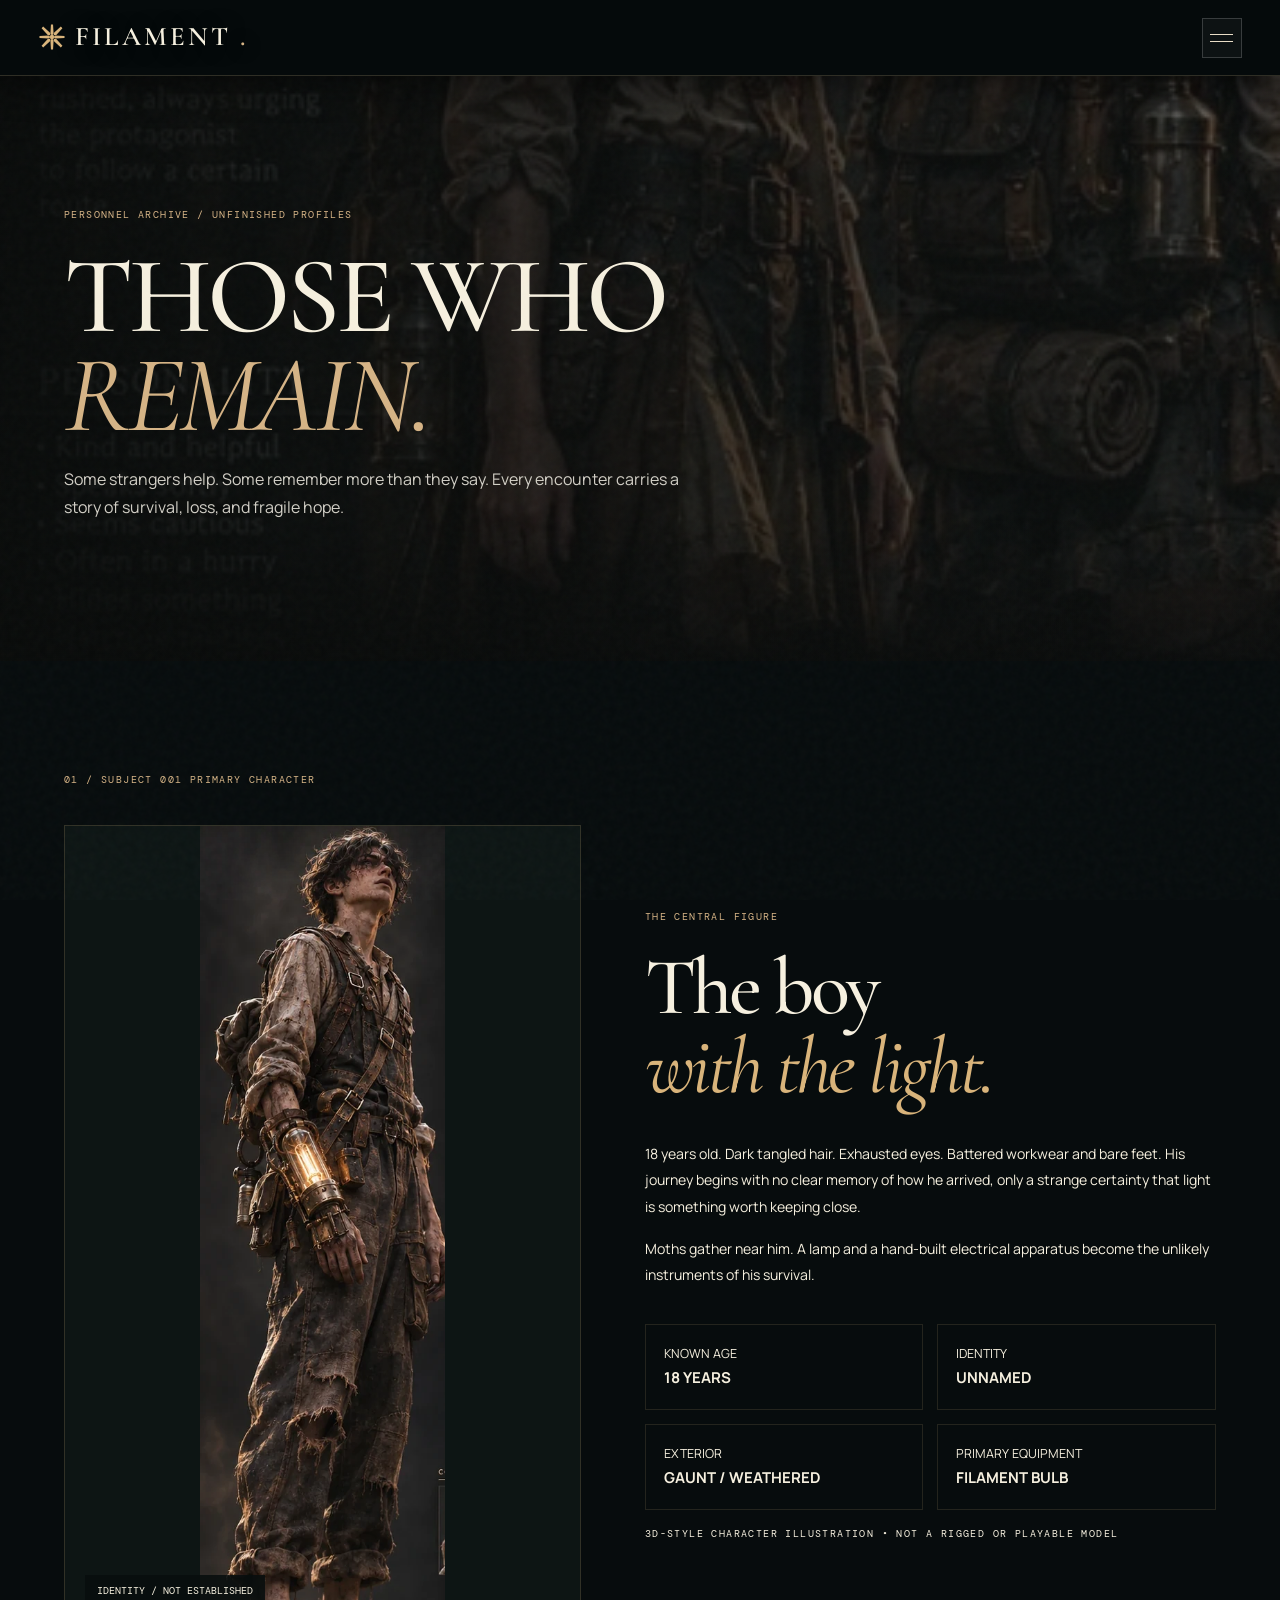
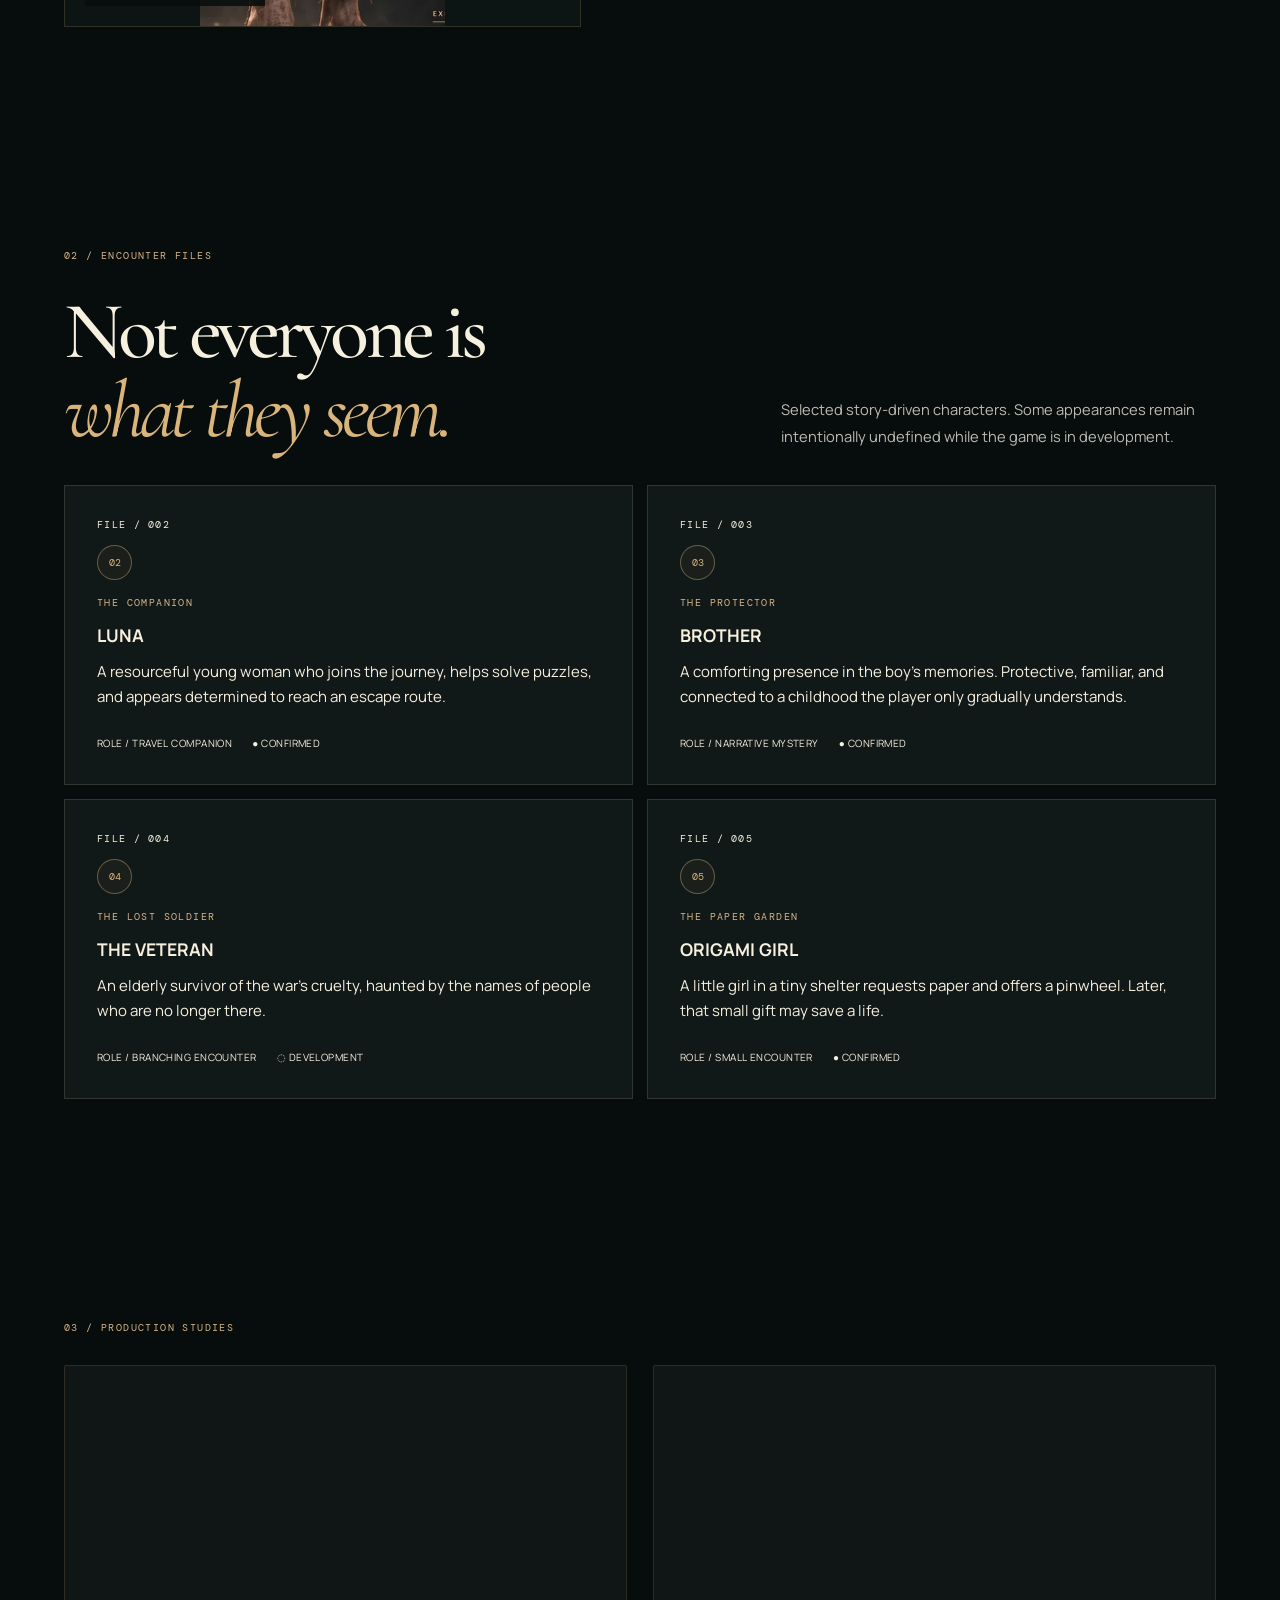
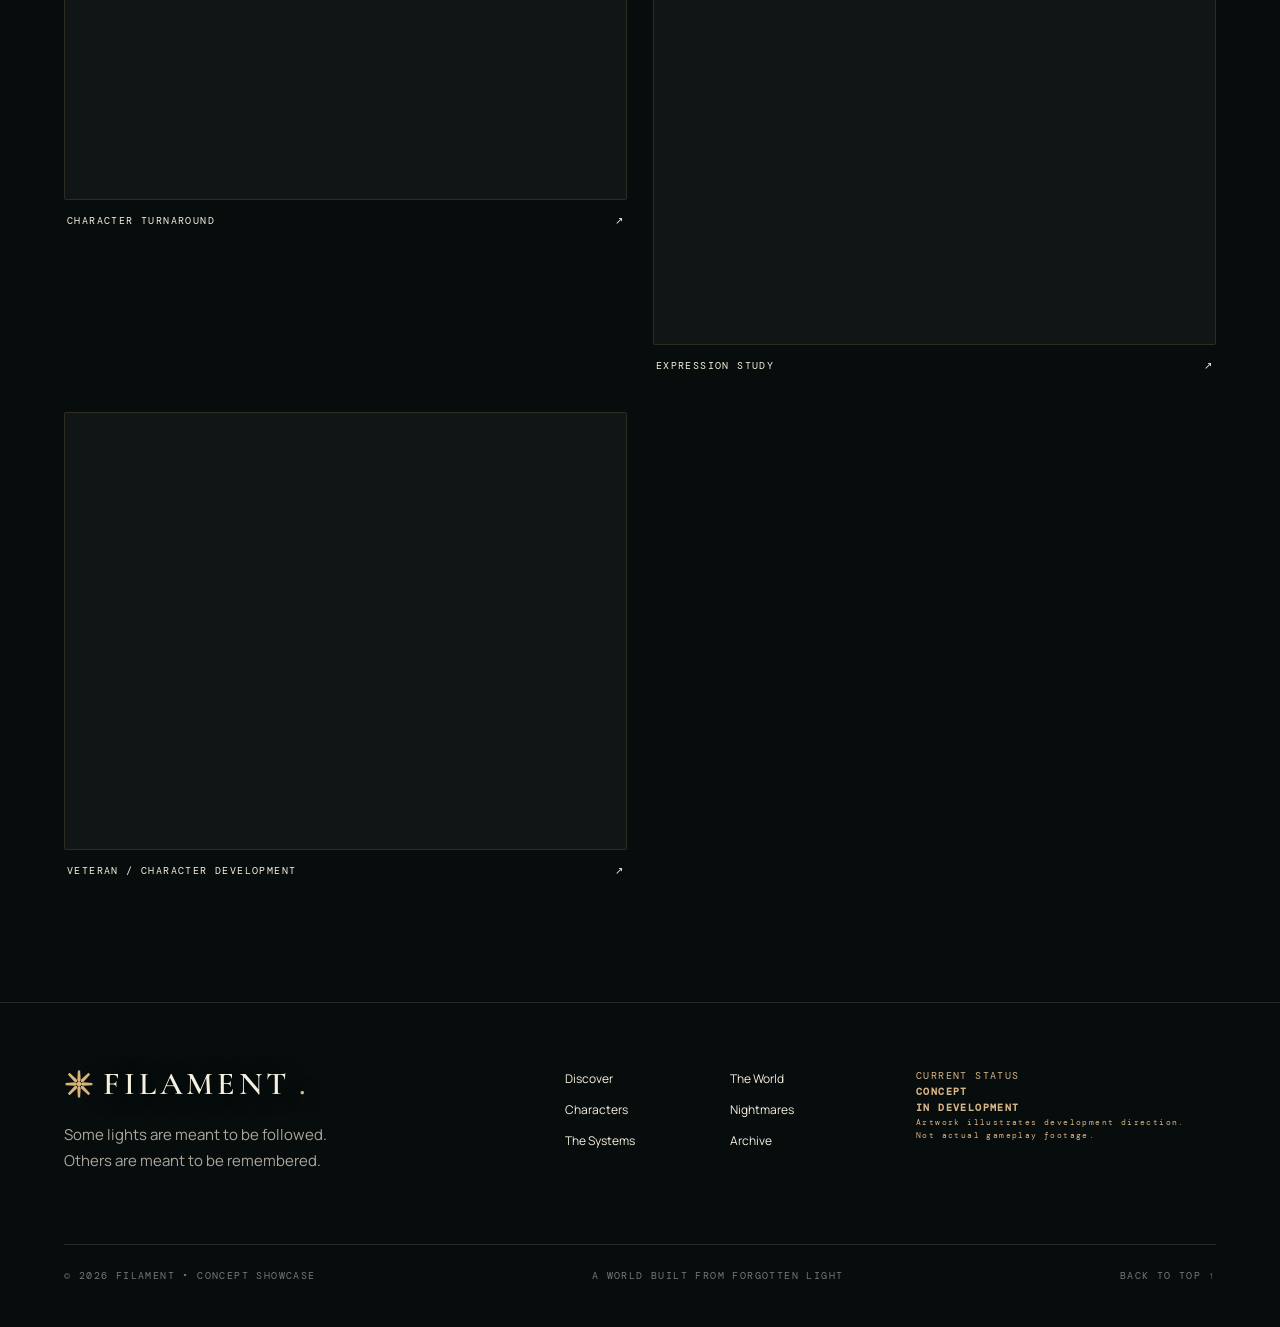
<file: characters.html>
<!doctype html>
<html lang="en"><head><meta charset="utf-8"/><meta name="viewport" content="width=device-width,initial-scale=1"/>
<meta name="theme-color" content="#0b0e0e"/><meta name="description" content="Meet the unnamed boy, Luna, Brother, the Veteran and the Origami Girl in FILAMENT, an atmospheric indie psychological horror game in development."/>
<meta property="og:title" content="FILAMENT Characters — The Boy, Luna &amp; Survivors"/><meta property="og:description" content="Meet the unnamed boy, Luna, Brother, the Veteran and the Origami Girl in FILAMENT, an atmospheric indie psychological horror game in development."/>
<title>FILAMENT Characters — The Boy, Luna &amp; Survivors</title><link rel="icon" href="assets/favicon.svg" type="image/svg+xml"/>
<link rel="preconnect" href="https://fonts.googleapis.com"/><link rel="preconnect" href="https://fonts.gstatic.com" crossorigin/>
<link href="https://fonts.googleapis.com/css2?family=Cormorant+Garamond:wght@400;500;600;700&family=DM+Mono:wght@400;500&family=Manrope:wght@400;500;600;700;800&display=swap" rel="stylesheet"/>
<link rel="stylesheet" href="style.css"/>
<script src="script.js" defer></script><link rel="stylesheet" href="filament-immersive.css?v=4.1"/><link rel="stylesheet" href="filament-directors-cut.css?v=6"/><script src="filament-directors-cut.js?v=6" defer></script><link rel="stylesheet" href="filament-unified.css?v=7"><script src="filament-light.js?v=7" defer></script><link rel="stylesheet" href="filament-mobile-polish.css?v=9"><link rel="stylesheet" href="filament-layout-restored.css?v=10"><link rel="stylesheet" href="filament-structure-fix.css?v=12"><link rel="stylesheet" href="filament-v13-fixes.css?v=14"><link rel="stylesheet" href="filament-consistency.css?v=15"><link rel="stylesheet" href="filament-icon-cleanup.css?v=15"><link rel="stylesheet" href="filament-component-repair.css?v=16"><link rel="canonical" href="https://filament.veefivee.com/characters.html"/><meta name="robots" content="index,follow,max-image-preview:large"/><meta property="og:type" content="website"/><meta property="og:url" content="https://filament.veefivee.com/characters.html"/><meta property="og:image" content="https://filament.veefivee.com/assets/char-full.webp"/><meta property="og:site_name" content="FILAMENT"/><meta name="twitter:card" content="summary_large_image"/><meta name="twitter:title" content="FILAMENT Characters — The Boy, Luna &amp; Survivors"/><meta name="twitter:description" content="Meet the unnamed boy, Luna, Brother, the Veteran and the Origami Girl in FILAMENT, an atmospheric indie psychological horror game in development."/><meta name="twitter:image" content="https://filament.veefivee.com/assets/char-full.webp"/><script type="application/ld+json">{"@context":"https://schema.org","@type":"WebPage","name":"FILAMENT Characters — The Boy, Luna & Survivors","description":"Meet the unnamed boy, Luna, Brother, the Veteran and the Origami Girl in FILAMENT, an atmospheric indie psychological horror game in development.","url":"https://filament.veefivee.com/characters.html","isPartOf":{"@type":"WebSite","name":"FILAMENT","url":"https://filament.veefivee.com/"}}</script></head>
<body class="page-characters"><div class="noise" aria-hidden="true"></div><div class="scroll-meter" id="scroll-meter"></div>
<header class="site-header"><a class="wordmark" href="index.html" aria-label="FILAMENT home"><span class="brand-mark" aria-hidden="true"><svg class="filament-logo-symbol" xmlns="http://www.w3.org/2000/svg" viewBox="0 0 32 32" width="28" height="28" focusable="false" aria-hidden="true"><g fill="#d9b47b"><path d="M14.8 1.7h2.4l.6 10.4-1.8 2.4-1.8-2.4zM14.8 30.3h2.4l.6-10.4-1.8-2.4-1.8 2.4zM1.7 14.8v2.4l10.4.6 2.4-1.8-2.4-1.8zM30.3 14.8v2.4l-10.4.6-2.4-1.8 2.4-1.8zM5.9 4.1 4.1 5.9l7 7.8 3 .4-.4-3zM26.1 27.9l1.8-1.8-7-7.8-3-.4.4 3zM26.1 4.1l1.8 1.8-7 7.8-3 .4.4-3zM5.9 27.9l-1.8-1.8 7-7.8 3-.4-.4 3z"/><circle cx="16" cy="16" r="2.5"/></g></svg></span> FILAMENT<span class="wordmark-dot">.</span></a>
<nav class="desktop-nav" aria-label="Main navigation"><a class="nav-link " href="index.html">Discover</a><a class="nav-link " href="world.html">The World</a><a class="nav-link active" href="characters.html">Characters</a><a class="nav-link " href="creatures.html">Nightmares</a><a class="nav-link " href="systems.html">The Systems</a><a class="nav-link " href="archive.html">Archive</a></nav><div class="header-actions"><span class="header-state"><i></i> IN DEVELOPMENT</span><button class="menu-trigger" id="menu-trigger" type="button" aria-label="Open navigation" aria-expanded="false"><span></span><span></span></button></div></header>
<nav class="mobile-nav" id="mobile-nav" aria-label="Mobile navigation"><a class="nav-link " href="index.html">Discover</a><a class="nav-link " href="world.html">The World</a><a class="nav-link active" href="characters.html">Characters</a><a class="nav-link " href="creatures.html">Nightmares</a><a class="nav-link " href="systems.html">The Systems</a><a class="nav-link " href="archive.html">Archive</a></nav>
<main id="main"><section class="inner-hero character-hero"><div class="inner-hero-bg" style="background-image:url('assets/char-protagonist.webp')"></div><div class="inner-hero-shade"></div><div class="container inner-hero-content"><span class="eyebrow gold">PERSONNEL ARCHIVE / UNFINISHED PROFILES</span><h1>THOSE WHO<br/><em>REMAIN.</em></h1><p>Some strangers help. Some remember more than they say. Every encounter carries a story of survival, loss, and fragile hope.</p></div></section>
<section class="section container"><div class="section-kicker reveal">01 / SUBJECT 001 <span class="hairline"></span> PRIMARY CHARACTER</div><div class="protagonist-feature"><div class="protagonist-visual reveal"><img src="assets/char-full.webp" alt="3D-style rendered full body concept of the protagonist" loading="lazy" data-zoom="FILAMENT protagonist — 3D-style concept reference"/><span class="subject-badge">IDENTITY / NOT ESTABLISHED</span></div><div class="protagonist-bio reveal"><div class="eyebrow gold">THE CENTRAL FIGURE</div><h2 class="display-heading">The boy<br/><em>with the light.</em></h2><p>18 years old. Dark tangled hair. Exhausted eyes. Battered workwear and bare feet. His journey begins with no clear memory of how he arrived, only a strange certainty that light is something worth keeping close.</p><p>Moths gather near him. A lamp and a hand-built electrical apparatus become the unlikely instruments of his survival.</p><div class="data-grid"><div><small>KNOWN AGE</small><b>18 YEARS</b></div><div><small>IDENTITY</small><b>UNNAMED</b></div><div><small>EXTERIOR</small><b>GAUNT / WEATHERED</b></div><div><small>PRIMARY EQUIPMENT</small><b>FILAMENT BULB</b></div></div><small class="design-note">3D-STYLE CHARACTER ILLUSTRATION • NOT A RIGGED OR PLAYABLE MODEL</small></div></div></section>
<section class="section supporting-section"><div class="container"><div class="section-header reveal"><div><div class="section-kicker">02 / ENCOUNTER FILES</div><h2 class="display-heading">Not everyone is<br/><em>what they seem.</em></h2></div><p>Selected story-driven characters. Some appearances remain intentionally undefined while the game is in development.</p></div>
<div class="profile-grid"><article class="profile-card reveal"><div class="profile-number">FILE / 002</div><div class="profile-icon profile-luna" aria-hidden="true">02</div><span class="eyebrow gold">THE COMPANION</span><h3>LUNA</h3><p>A resourceful young woman who joins the journey, helps solve puzzles, and appears determined to reach an escape route.</p><div class="profile-bottom"><span>ROLE / TRAVEL COMPANION</span><span>● CONFIRMED</span></div></article><article class="profile-card reveal"><div class="profile-number">FILE / 003</div><div class="profile-icon profile-brother" aria-hidden="true">03</div><span class="eyebrow gold">THE PROTECTOR</span><h3>BROTHER</h3><p>A comforting presence in the boy's memories. Protective, familiar, and connected to a childhood the player only gradually understands.</p><div class="profile-bottom"><span>ROLE / NARRATIVE MYSTERY</span><span>● CONFIRMED</span></div></article><article class="profile-card reveal"><div class="profile-number">FILE / 004</div><div class="profile-icon profile-veteran" aria-hidden="true">04</div><span class="eyebrow gold">THE LOST SOLDIER</span><h3>THE VETERAN</h3><p>An elderly survivor of the war's cruelty, haunted by the names of people who are no longer there.</p><div class="profile-bottom"><span>ROLE / BRANCHING ENCOUNTER</span><span>◌ DEVELOPMENT</span></div></article><article class="profile-card reveal"><div class="profile-number">FILE / 005</div><div class="profile-icon profile-origami" aria-hidden="true">05</div><span class="eyebrow gold">THE PAPER GARDEN</span><h3>ORIGAMI GIRL</h3><p>A little girl in a tiny shelter requests paper and offers a pinwheel. Later, that small gift may save a life.</p><div class="profile-bottom"><span>ROLE / SMALL ENCOUNTER</span><span>● CONFIRMED</span></div></article></div></div></section>
<section class="section container"><div class="section-kicker reveal">03 / PRODUCTION STUDIES</div><div class="character-gallery"><figure class="reveal"><img src="assets/char-turnaround.webp" alt="Protagonist visual exploration from multiple angles" loading="lazy" data-zoom="Protagonist — multi-angle visual concept"/><figcaption>CHARACTER TURNAROUND <span>↗</span></figcaption></figure><figure class="reveal"><img src="assets/char-eyes.webp" alt="Detailed protagonist face material study" loading="lazy" data-zoom="Protagonist — facial detail concept"/><figcaption>EXPRESSION STUDY <span>↗</span></figcaption></figure><figure class="reveal"><img src="assets/archive-veteran.webp" alt="Concept artwork for the veteran and side character encounters" loading="lazy" data-zoom="The veteran — exploratory artwork"/><figcaption>VETERAN / CHARACTER DEVELOPMENT <span>↗</span></figcaption></figure></div></section></main>
<footer class="footer"><div class="footer-top"><div><a class="wordmark footer-wordmark" href="index.html"><span class="brand-mark" aria-hidden="true"><svg class="filament-logo-symbol" xmlns="http://www.w3.org/2000/svg" viewBox="0 0 32 32" width="28" height="28" focusable="false" aria-hidden="true"><g fill="#d9b47b"><path d="M14.8 1.7h2.4l.6 10.4-1.8 2.4-1.8-2.4zM14.8 30.3h2.4l.6-10.4-1.8-2.4-1.8 2.4zM1.7 14.8v2.4l10.4.6 2.4-1.8-2.4-1.8zM30.3 14.8v2.4l-10.4.6-2.4-1.8 2.4-1.8zM5.9 4.1 4.1 5.9l7 7.8 3 .4-.4-3zM26.1 27.9l1.8-1.8-7-7.8-3-.4.4 3zM26.1 4.1l1.8 1.8-7 7.8-3 .4.4-3zM5.9 27.9l-1.8-1.8 7-7.8 3-.4-.4 3z"/><circle cx="16" cy="16" r="2.5"/></g></svg></span> FILAMENT<span class="wordmark-dot">.</span></a><p>Some lights are meant to be followed.<br/>Others are meant to be remembered.</p></div><div class="footer-links"><a href="index.html">Discover</a><a href="world.html">The World</a><a href="characters.html">Characters</a><a href="creatures.html">Nightmares</a><a href="systems.html">The Systems</a><a href="archive.html">Archive</a></div><div class="footer-stamp"><span class="eyebrow">CURRENT STATUS</span><strong>CONCEPT<br/>IN DEVELOPMENT</strong><small>Artwork illustrates development direction.<br/>Not actual gameplay footage.</small></div></div><div class="footer-bottom"><span>© 2026 FILAMENT • CONCEPT SHOWCASE</span><span>A WORLD BUILT FROM FORGOTTEN LIGHT</span><a href="#main">BACK TO TOP ↑</a></div></footer>
<div class="lightbox" id="lightbox" hidden role="dialog" aria-modal="true" aria-label="Concept artwork viewer"><button class="lightbox-close" data-lightbox-close aria-label="Close artwork">×</button><img id="lightbox-image" alt="Selected FILAMENT concept art"/><div id="lightbox-caption"></div></div>
</body></html>
</file>
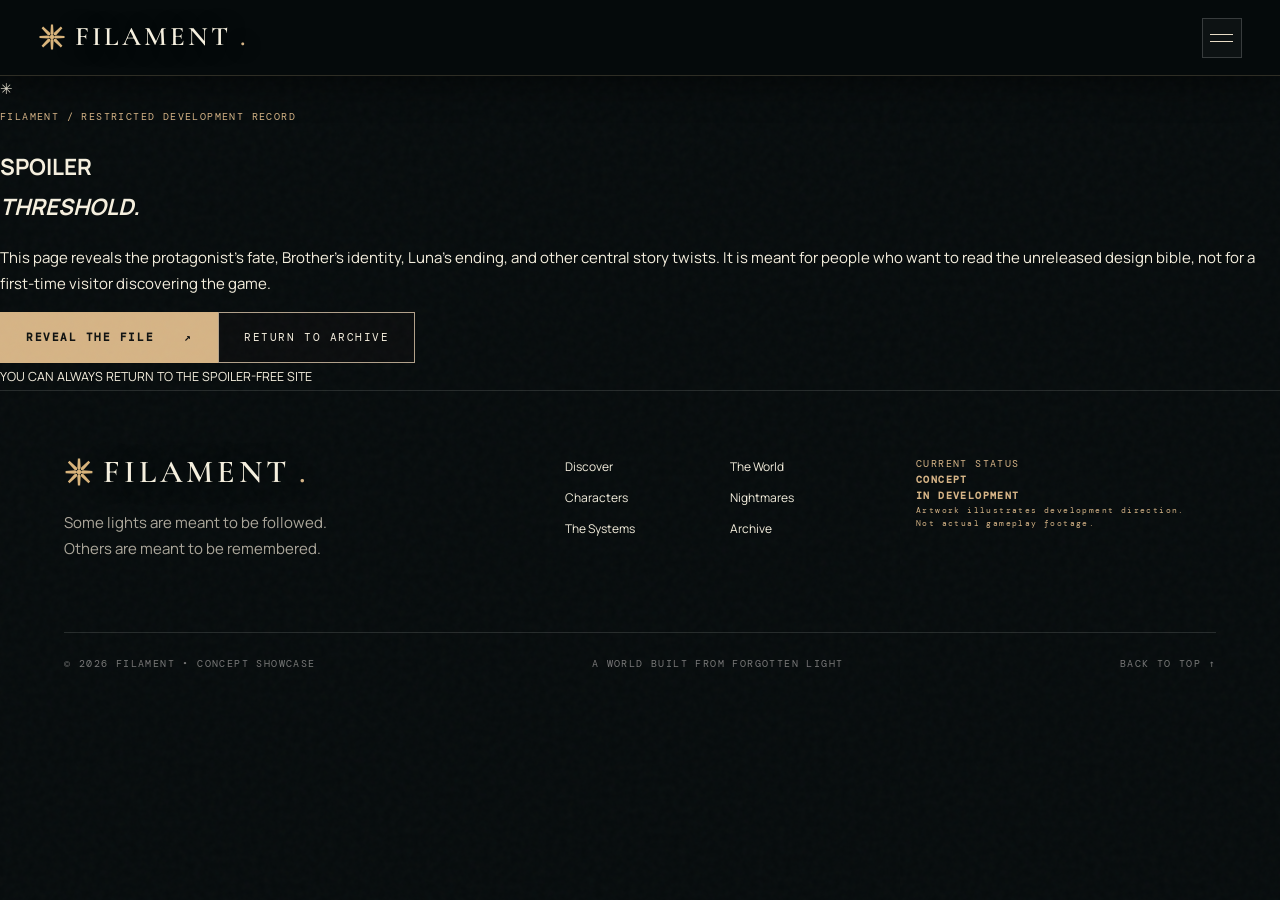
<file: classified.html>
<!doctype html>
<html lang="en"><head><meta charset="utf-8"/><meta name="viewport" content="width=device-width,initial-scale=1"/>
<meta name="theme-color" content="#0b0e0e"/><meta name="description" content="Enter FILAMENT's spoiler-warning story archive for hidden narrative concepts and unrevealed mysteries from this indie horror game."/>
<meta property="og:title" content="FILAMENT Classified Files — Spoiler Story Archive"/><meta property="og:description" content="Enter FILAMENT's spoiler-warning story archive for hidden narrative concepts and unrevealed mysteries from this indie horror game."/>
<title>FILAMENT Classified Files — Spoiler Story Archive</title><link rel="icon" href="assets/favicon.svg" type="image/svg+xml"/>
<link rel="preconnect" href="https://fonts.googleapis.com"/><link rel="preconnect" href="https://fonts.gstatic.com" crossorigin/>
<link href="https://fonts.googleapis.com/css2?family=Cormorant+Garamond:wght@400;500;600;700&family=DM+Mono:wght@400;500&family=Manrope:wght@400;500;600;700;800&display=swap" rel="stylesheet"/>
<link rel="stylesheet" href="style.css"/>
<script src="script.js" defer></script><link rel="stylesheet" href="filament-immersive.css?v=4.1"/><link rel="stylesheet" href="filament-directors-cut.css?v=6"/><script src="filament-directors-cut.js?v=6" defer></script><link rel="stylesheet" href="filament-unified.css?v=7"><script src="filament-light.js?v=7" defer></script><link rel="stylesheet" href="filament-mobile-polish.css?v=9"><link rel="stylesheet" href="filament-layout-restored.css?v=10"><link rel="stylesheet" href="filament-structure-fix.css?v=12"><link rel="stylesheet" href="filament-v13-fixes.css?v=14"><link rel="stylesheet" href="filament-consistency.css?v=15"><link rel="stylesheet" href="filament-icon-cleanup.css?v=15"><link rel="stylesheet" href="filament-component-repair.css?v=16"><link rel="canonical" href="https://filament.veefivee.com/classified.html"/><meta name="robots" content="index,follow,max-image-preview:large"/><meta property="og:type" content="website"/><meta property="og:url" content="https://filament.veefivee.com/classified.html"/><meta property="og:image" content="https://filament.veefivee.com/assets/gear-journal.webp"/><meta property="og:site_name" content="FILAMENT"/><meta name="twitter:card" content="summary_large_image"/><meta name="twitter:title" content="FILAMENT Classified Files — Spoiler Story Archive"/><meta name="twitter:description" content="Enter FILAMENT's spoiler-warning story archive for hidden narrative concepts and unrevealed mysteries from this indie horror game."/><meta name="twitter:image" content="https://filament.veefivee.com/assets/gear-journal.webp"/><script type="application/ld+json">{"@context":"https://schema.org","@type":"WebPage","name":"FILAMENT Classified Files — Spoiler Story Archive","description":"Enter FILAMENT's spoiler-warning story archive for hidden narrative concepts and unrevealed mysteries from this indie horror game.","url":"https://filament.veefivee.com/classified.html","isPartOf":{"@type":"WebSite","name":"FILAMENT","url":"https://filament.veefivee.com/"}}</script></head>
<body class="page-archive"><div class="noise" aria-hidden="true"></div><div class="scroll-meter" id="scroll-meter"></div>
<header class="site-header"><a class="wordmark" href="index.html" aria-label="FILAMENT home"><span class="brand-mark" aria-hidden="true"><svg class="filament-logo-symbol" xmlns="http://www.w3.org/2000/svg" viewBox="0 0 32 32" width="28" height="28" focusable="false" aria-hidden="true"><g fill="#d9b47b"><path d="M14.8 1.7h2.4l.6 10.4-1.8 2.4-1.8-2.4zM14.8 30.3h2.4l.6-10.4-1.8-2.4-1.8 2.4zM1.7 14.8v2.4l10.4.6 2.4-1.8-2.4-1.8zM30.3 14.8v2.4l-10.4.6-2.4-1.8 2.4-1.8zM5.9 4.1 4.1 5.9l7 7.8 3 .4-.4-3zM26.1 27.9l1.8-1.8-7-7.8-3-.4.4 3zM26.1 4.1l1.8 1.8-7 7.8-3 .4.4-3zM5.9 27.9l-1.8-1.8 7-7.8 3-.4-.4 3z"/><circle cx="16" cy="16" r="2.5"/></g></svg></span> FILAMENT<span class="wordmark-dot">.</span></a>
<nav class="desktop-nav" aria-label="Main navigation"><a class="nav-link " href="index.html">Discover</a><a class="nav-link " href="world.html">The World</a><a class="nav-link " href="characters.html">Characters</a><a class="nav-link " href="creatures.html">Nightmares</a><a class="nav-link " href="systems.html">The Systems</a><a class="nav-link active" href="archive.html">Archive</a></nav><div class="header-actions"><span class="header-state"><i></i> IN DEVELOPMENT</span><button class="menu-trigger" id="menu-trigger" type="button" aria-label="Open navigation" aria-expanded="false"><span></span><span></span></button></div></header>
<nav class="mobile-nav" id="mobile-nav" aria-label="Mobile navigation"><a class="nav-link " href="index.html">Discover</a><a class="nav-link " href="world.html">The World</a><a class="nav-link " href="characters.html">Characters</a><a class="nav-link " href="creatures.html">Nightmares</a><a class="nav-link " href="systems.html">The Systems</a><a class="nav-link active" href="archive.html">Archive</a></nav>
<main id="main"><section class="classified-gate" id="classified-gate"><div class="gate-illustration">✳</div><span class="eyebrow gold">FILAMENT / RESTRICTED DEVELOPMENT RECORD</span><h1>SPOILER<br/><em>THRESHOLD.</em></h1><p>This page reveals the protagonist's fate, Brother's identity, Luna's ending, and other central story twists. It is meant for people who want to read the unreleased design bible, not for a first-time visitor discovering the game.</p><div class="gate-actions"><button type="button" class="btn btn-gold" id="accept-spoilers">REVEAL THE FILE <span>↗</span></button><a class="btn btn-outline" href="archive.html">RETURN TO ARCHIVE</a></div><small>YOU CAN ALWAYS RETURN TO THE SPOILER-FREE SITE</small></section><section class="classified-contents" id="classified-contents" hidden><div class="container"><div class="section-kicker">CLASSIFIED / DESIGN DOCUMENT CONTENT</div><h1 class="display-heading">The truth<br/><em>behind the light.</em></h1><div class="secret-grid"><article class="secret-card"><span>FILE / 001</span><h2>THE BOY</h2><p>The protagonist died at 18 after years of severe neglect in his foster family's room. He travels without realizing he is dead; the world he passes through is deliberately unexplained.</p></article><article class="secret-card"><span>FILE / 002</span><h2>BROTHER</h2><p>The elder brother he remembers never physically existed. He was the imagined protector through whom the boy carried his own resilience, courage and self-compassion.</p></article><article class="secret-card"><span>FILE / 003</span><h2>THE FINAL CONFRONTATION</h2><p>Brother becomes the final boss — <em>The One Who Kept You Alive</em>. The climactic revelation reframes remembered rescues as the boy's own acts of survival. The choreography and exact True Ending remain undecided.</p></article><article class="secret-card"><span>FILE / 004</span><h2>LUNA'S BOAT ENDING</h2><p>Luna, coerced by the independent organization The Anchors, brings him to a larger ship where he is captured. Her younger sister meets her there. The sisters leave as the city disappears into fog.</p></article></div><p class="classified-foot">The game's supernatural origin, the protagonist's final fate, and several other questions remain deliberately unanswered or in development.</p><a class="text-link" href="archive.html">← BACK TO ARCHIVE</a></div></section></main>
<footer class="footer"><div class="footer-top"><div><a class="wordmark footer-wordmark" href="index.html"><span class="brand-mark" aria-hidden="true"><svg class="filament-logo-symbol" xmlns="http://www.w3.org/2000/svg" viewBox="0 0 32 32" width="28" height="28" focusable="false" aria-hidden="true"><g fill="#d9b47b"><path d="M14.8 1.7h2.4l.6 10.4-1.8 2.4-1.8-2.4zM14.8 30.3h2.4l.6-10.4-1.8-2.4-1.8 2.4zM1.7 14.8v2.4l10.4.6 2.4-1.8-2.4-1.8zM30.3 14.8v2.4l-10.4.6-2.4-1.8 2.4-1.8zM5.9 4.1 4.1 5.9l7 7.8 3 .4-.4-3zM26.1 27.9l1.8-1.8-7-7.8-3-.4.4 3zM26.1 4.1l1.8 1.8-7 7.8-3 .4.4-3zM5.9 27.9l-1.8-1.8 7-7.8 3-.4-.4 3z"/><circle cx="16" cy="16" r="2.5"/></g></svg></span> FILAMENT<span class="wordmark-dot">.</span></a><p>Some lights are meant to be followed.<br/>Others are meant to be remembered.</p></div><div class="footer-links"><a href="index.html">Discover</a><a href="world.html">The World</a><a href="characters.html">Characters</a><a href="creatures.html">Nightmares</a><a href="systems.html">The Systems</a><a href="archive.html">Archive</a></div><div class="footer-stamp"><span class="eyebrow">CURRENT STATUS</span><strong>CONCEPT<br/>IN DEVELOPMENT</strong><small>Artwork illustrates development direction.<br/>Not actual gameplay footage.</small></div></div><div class="footer-bottom"><span>© 2026 FILAMENT • CONCEPT SHOWCASE</span><span>A WORLD BUILT FROM FORGOTTEN LIGHT</span><a href="#main">BACK TO TOP ↑</a></div></footer>
<div class="lightbox" id="lightbox" hidden role="dialog" aria-modal="true" aria-label="Concept artwork viewer"><button class="lightbox-close" data-lightbox-close aria-label="Close artwork">×</button><img id="lightbox-image" alt="Selected FILAMENT concept art"/><div id="lightbox-caption"></div></div>
</body></html>
</file>
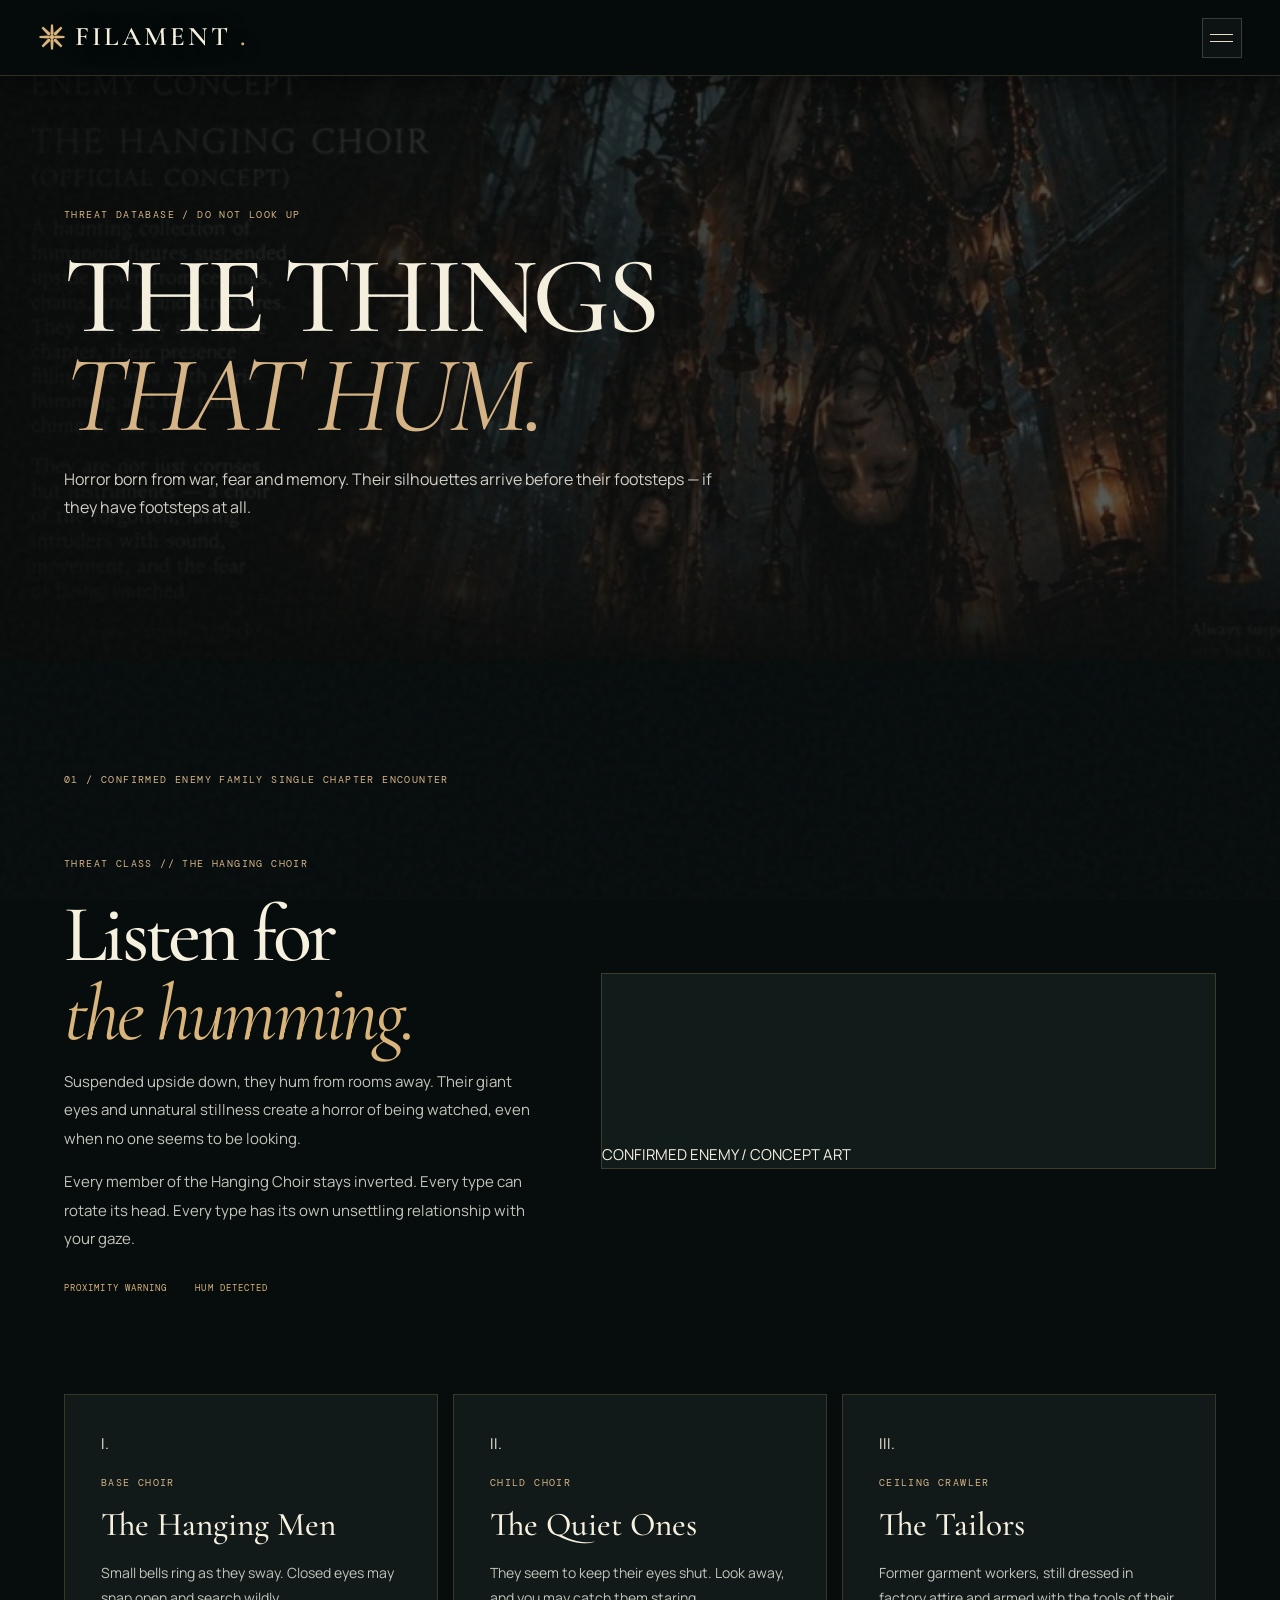
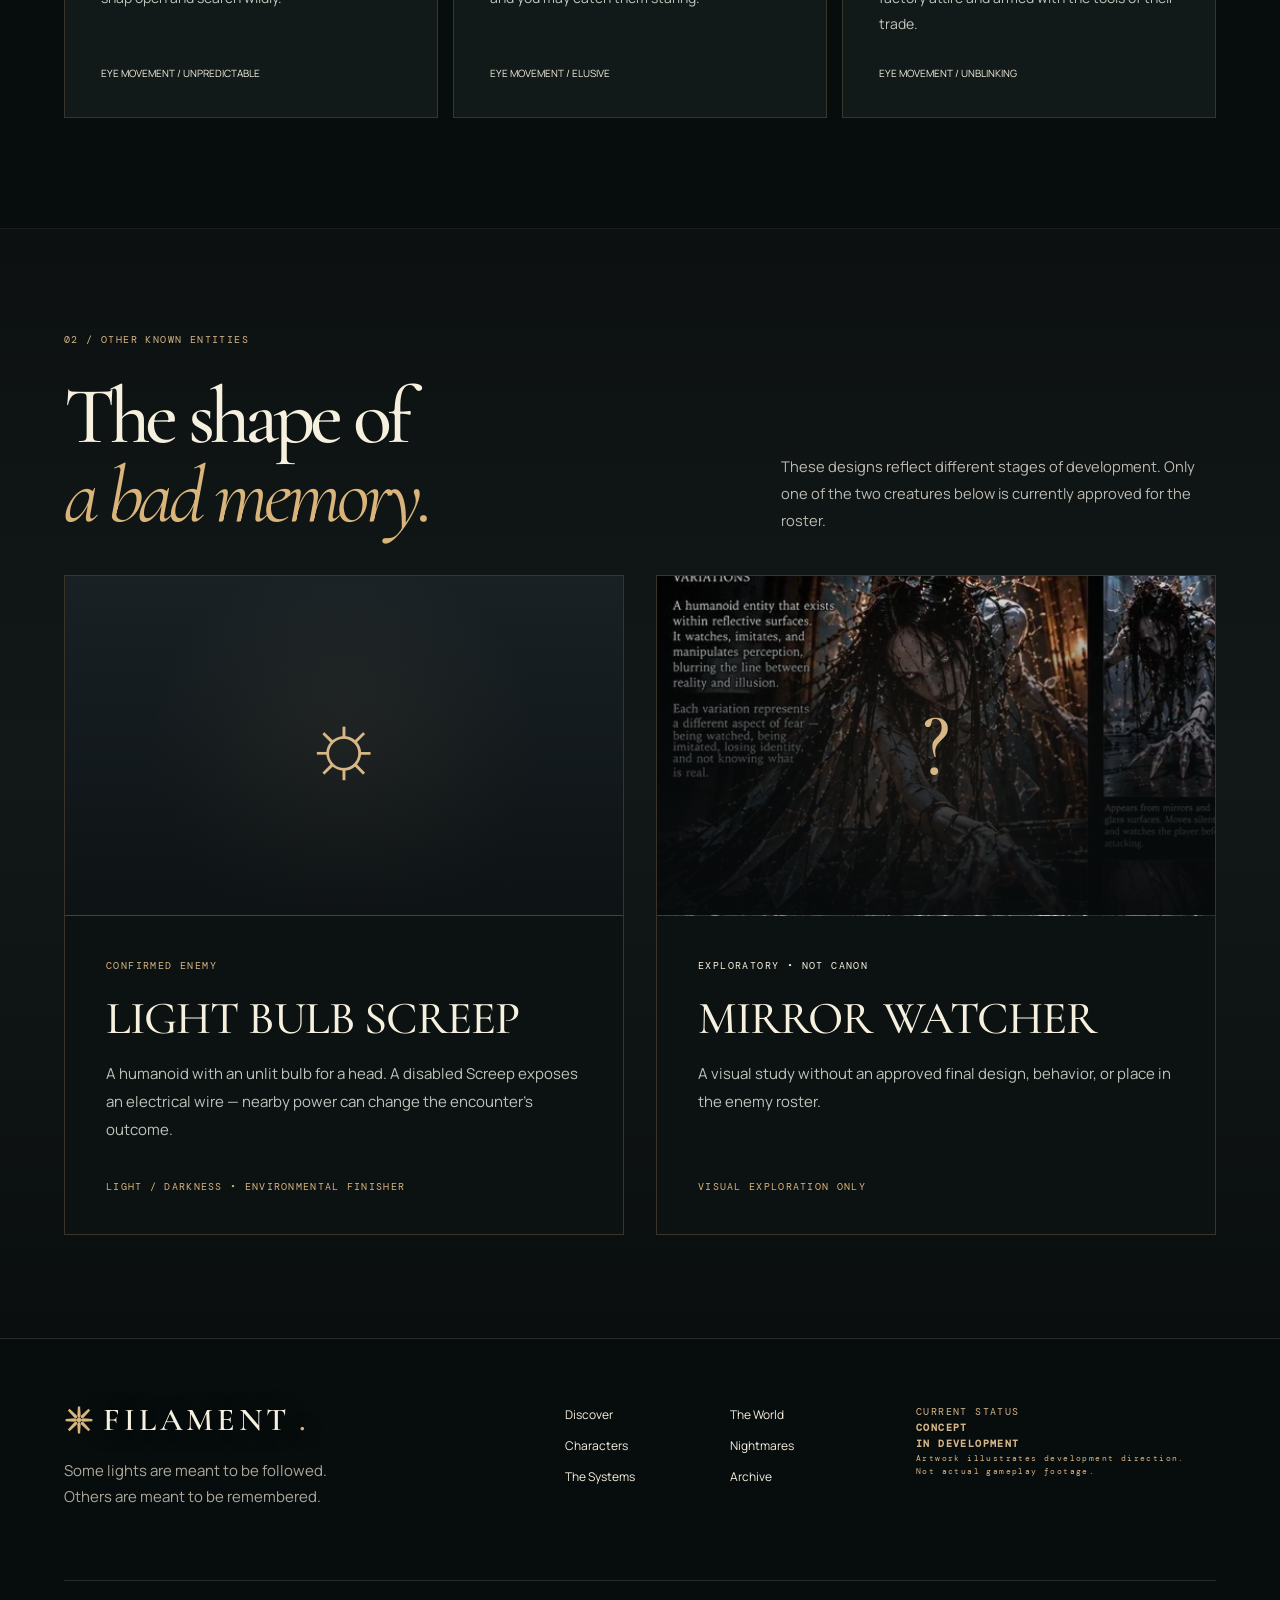
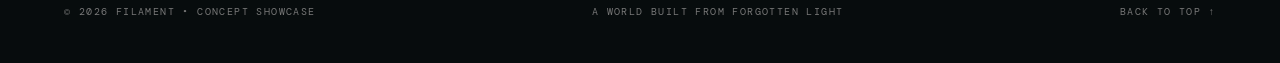
<file: creatures.html>
<!doctype html>
<html lang="en"><head><meta charset="utf-8"/><meta name="viewport" content="width=device-width,initial-scale=1"/>
<meta name="theme-color" content="#0b0e0e"/><meta name="description" content="Discover the Hanging Choir, Light Bulb Screep and disturbing creature concepts haunting FILAMENT's atmospheric survival horror world."/>
<meta property="og:title" content="FILAMENT Monsters — Hanging Choir &amp; Horror Creatures"/><meta property="og:description" content="Discover the Hanging Choir, Light Bulb Screep and disturbing creature concepts haunting FILAMENT's atmospheric survival horror world."/>
<title>FILAMENT Monsters — Hanging Choir &amp; Horror Creatures</title><link rel="icon" href="assets/favicon.svg" type="image/svg+xml"/>
<link rel="preconnect" href="https://fonts.googleapis.com"/><link rel="preconnect" href="https://fonts.gstatic.com" crossorigin/>
<link href="https://fonts.googleapis.com/css2?family=Cormorant+Garamond:wght@400;500;600;700&family=DM+Mono:wght@400;500&family=Manrope:wght@400;500;600;700;800&display=swap" rel="stylesheet"/>
<link rel="stylesheet" href="style.css"/>
<script src="script.js" defer></script><link rel="stylesheet" href="filament-immersive.css?v=4.1"/><link rel="stylesheet" href="filament-directors-cut.css?v=6"/><script src="filament-directors-cut.js?v=6" defer></script><link rel="stylesheet" href="filament-unified.css?v=7"><script src="filament-light.js?v=7" defer></script><link rel="stylesheet" href="filament-mobile-polish.css?v=9"><link rel="stylesheet" href="filament-layout-restored.css?v=10"><link rel="stylesheet" href="filament-structure-fix.css?v=12"><link rel="stylesheet" href="filament-v13-fixes.css?v=14"><link rel="stylesheet" href="filament-consistency.css?v=15"><link rel="stylesheet" href="filament-icon-cleanup.css?v=15"><link rel="stylesheet" href="filament-component-repair.css?v=16"><link rel="canonical" href="https://filament.veefivee.com/creatures.html"/><meta name="robots" content="index,follow,max-image-preview:large"/><meta property="og:type" content="website"/><meta property="og:url" content="https://filament.veefivee.com/creatures.html"/><meta property="og:image" content="https://filament.veefivee.com/assets/creature-choir.webp"/><meta property="og:site_name" content="FILAMENT"/><meta name="twitter:card" content="summary_large_image"/><meta name="twitter:title" content="FILAMENT Monsters — Hanging Choir &amp; Horror Creatures"/><meta name="twitter:description" content="Discover the Hanging Choir, Light Bulb Screep and disturbing creature concepts haunting FILAMENT's atmospheric survival horror world."/><meta name="twitter:image" content="https://filament.veefivee.com/assets/creature-choir.webp"/><script type="application/ld+json">{"@context":"https://schema.org","@type":"WebPage","name":"FILAMENT Monsters — Hanging Choir & Horror Creatures","description":"Discover the Hanging Choir, Light Bulb Screep and disturbing creature concepts haunting FILAMENT's atmospheric survival horror world.","url":"https://filament.veefivee.com/creatures.html","isPartOf":{"@type":"WebSite","name":"FILAMENT","url":"https://filament.veefivee.com/"}}</script></head>
<body class="page-creatures"><div class="noise" aria-hidden="true"></div><div class="scroll-meter" id="scroll-meter"></div>
<header class="site-header"><a class="wordmark" href="index.html" aria-label="FILAMENT home"><span class="brand-mark" aria-hidden="true"><svg class="filament-logo-symbol" xmlns="http://www.w3.org/2000/svg" viewBox="0 0 32 32" width="28" height="28" focusable="false" aria-hidden="true"><g fill="#d9b47b"><path d="M14.8 1.7h2.4l.6 10.4-1.8 2.4-1.8-2.4zM14.8 30.3h2.4l.6-10.4-1.8-2.4-1.8 2.4zM1.7 14.8v2.4l10.4.6 2.4-1.8-2.4-1.8zM30.3 14.8v2.4l-10.4.6-2.4-1.8 2.4-1.8zM5.9 4.1 4.1 5.9l7 7.8 3 .4-.4-3zM26.1 27.9l1.8-1.8-7-7.8-3-.4.4 3zM26.1 4.1l1.8 1.8-7 7.8-3 .4.4-3zM5.9 27.9l-1.8-1.8 7-7.8 3-.4-.4 3z"/><circle cx="16" cy="16" r="2.5"/></g></svg></span> FILAMENT<span class="wordmark-dot">.</span></a>
<nav class="desktop-nav" aria-label="Main navigation"><a class="nav-link " href="index.html">Discover</a><a class="nav-link " href="world.html">The World</a><a class="nav-link " href="characters.html">Characters</a><a class="nav-link active" href="creatures.html">Nightmares</a><a class="nav-link " href="systems.html">The Systems</a><a class="nav-link " href="archive.html">Archive</a></nav><div class="header-actions"><span class="header-state"><i></i> IN DEVELOPMENT</span><button class="menu-trigger" id="menu-trigger" type="button" aria-label="Open navigation" aria-expanded="false"><span></span><span></span></button></div></header>
<nav class="mobile-nav" id="mobile-nav" aria-label="Mobile navigation"><a class="nav-link " href="index.html">Discover</a><a class="nav-link " href="world.html">The World</a><a class="nav-link " href="characters.html">Characters</a><a class="nav-link active" href="creatures.html">Nightmares</a><a class="nav-link " href="systems.html">The Systems</a><a class="nav-link " href="archive.html">Archive</a></nav>
<main id="main"><section class="inner-hero creature-hero"><div class="inner-hero-bg" style="background-image:url('assets/creature-choir.webp')"></div><div class="inner-hero-shade"></div><div class="container inner-hero-content"><span class="eyebrow gold">THREAT DATABASE / DO NOT LOOK UP</span><h1>THE THINGS<br/><em>THAT HUM.</em></h1><p>Horror born from war, fear and memory. Their silhouettes arrive before their footsteps — if they have footsteps at all.</p></div></section>
<section class="section container"><div class="section-kicker reveal">01 / CONFIRMED ENEMY FAMILY <span class="hairline"></span> SINGLE CHAPTER ENCOUNTER</div><div class="creature-big"><div class="creature-copy reveal"><span class="eyebrow gold">THREAT CLASS // THE HANGING CHOIR</span><h2 class="display-heading">Listen for<br/><em>the humming.</em></h2><p>Suspended upside down, they hum from rooms away. Their giant eyes and unnatural stillness create a horror of being watched, even when no one seems to be looking.</p><p>Every member of the Hanging Choir stays inverted. Every type can rotate its head. Every type has its own unsettling relationship with your gaze.</p><div class="creature-signal"><span>PROXIMITY WARNING</span><div class="signal-bars"><i></i><i></i><i></i><i></i><i></i><i></i><i></i><i></i><i></i><i></i></div><span>HUM DETECTED</span></div></div><div class="creature-picture reveal"><img src="assets/creature-choir.webp" alt="Hanging Choir monster concept art" loading="lazy" data-zoom="The Hanging Choir — concept study"/><span>CONFIRMED ENEMY / CONCEPT ART</span></div></div>
<div class="species-grid"><article class="species-card reveal"><span class="species-n">I.</span><span class="eyebrow gold">BASE CHOIR</span><h3>The Hanging Men</h3><p>Small bells ring as they sway. Closed eyes may snap open and search wildly.</p><div class="species-indicator"><span></span> EYE MOVEMENT / UNPREDICTABLE</div></article><article class="species-card reveal"><span class="species-n">II.</span><span class="eyebrow gold">CHILD CHOIR</span><h3>The Quiet Ones</h3><p>They seem to keep their eyes shut. Look away, and you may catch them staring.</p><div class="species-indicator"><span></span> EYE MOVEMENT / ELUSIVE</div></article><article class="species-card reveal"><span class="species-n">III.</span><span class="eyebrow gold">CEILING CRAWLER</span><h3>The Tailors</h3><p>Former garment workers, still dressed in factory attire and armed with the tools of their trade.</p><div class="species-indicator"><span></span> EYE MOVEMENT / UNBLINKING</div></article></div></section>
<section class="section secondary-threats"><div class="container"><div class="section-header reveal"><div><div class="section-kicker">02 / OTHER KNOWN ENTITIES</div><h2 class="display-heading">The shape of<br/><em>a bad memory.</em></h2></div><p>These designs reflect different stages of development. Only one of the two creatures below is currently approved for the roster.</p></div><div class="two-threats"><div class="threat-panel reveal"><div class="threat-graphic"><span class="screep-bulb">☼</span></div><div><span class="eyebrow gold">CONFIRMED ENEMY</span><h3>LIGHT BULB SCREEP</h3><p>A humanoid with an unlit bulb for a head. A disabled Screep exposes an electrical wire — nearby power can change the encounter's outcome.</p><span class="design-note">LIGHT / DARKNESS • ENVIRONMENTAL FINISHER</span></div></div><div class="threat-panel reveal"><div class="threat-graphic" style="background-image:linear-gradient(0deg,rgba(8,11,12,.9),transparent),url('assets/creature-spectral.webp')"><span>?</span></div><div><span class="eyebrow">EXPLORATORY • NOT CANON</span><h3>MIRROR WATCHER</h3><p>A visual study without an approved final design, behavior, or place in the enemy roster.</p><span class="design-note">VISUAL EXPLORATION ONLY</span></div></div></div></div></section></main>
<footer class="footer"><div class="footer-top"><div><a class="wordmark footer-wordmark" href="index.html"><span class="brand-mark" aria-hidden="true"><svg class="filament-logo-symbol" xmlns="http://www.w3.org/2000/svg" viewBox="0 0 32 32" width="28" height="28" focusable="false" aria-hidden="true"><g fill="#d9b47b"><path d="M14.8 1.7h2.4l.6 10.4-1.8 2.4-1.8-2.4zM14.8 30.3h2.4l.6-10.4-1.8-2.4-1.8 2.4zM1.7 14.8v2.4l10.4.6 2.4-1.8-2.4-1.8zM30.3 14.8v2.4l-10.4.6-2.4-1.8 2.4-1.8zM5.9 4.1 4.1 5.9l7 7.8 3 .4-.4-3zM26.1 27.9l1.8-1.8-7-7.8-3-.4.4 3zM26.1 4.1l1.8 1.8-7 7.8-3 .4.4-3zM5.9 27.9l-1.8-1.8 7-7.8 3-.4-.4 3z"/><circle cx="16" cy="16" r="2.5"/></g></svg></span> FILAMENT<span class="wordmark-dot">.</span></a><p>Some lights are meant to be followed.<br/>Others are meant to be remembered.</p></div><div class="footer-links"><a href="index.html">Discover</a><a href="world.html">The World</a><a href="characters.html">Characters</a><a href="creatures.html">Nightmares</a><a href="systems.html">The Systems</a><a href="archive.html">Archive</a></div><div class="footer-stamp"><span class="eyebrow">CURRENT STATUS</span><strong>CONCEPT<br/>IN DEVELOPMENT</strong><small>Artwork illustrates development direction.<br/>Not actual gameplay footage.</small></div></div><div class="footer-bottom"><span>© 2026 FILAMENT • CONCEPT SHOWCASE</span><span>A WORLD BUILT FROM FORGOTTEN LIGHT</span><a href="#main">BACK TO TOP ↑</a></div></footer>
<div class="lightbox" id="lightbox" hidden role="dialog" aria-modal="true" aria-label="Concept artwork viewer"><button class="lightbox-close" data-lightbox-close aria-label="Close artwork">×</button><img id="lightbox-image" alt="Selected FILAMENT concept art"/><div id="lightbox-caption"></div></div>
</body></html>
</file>
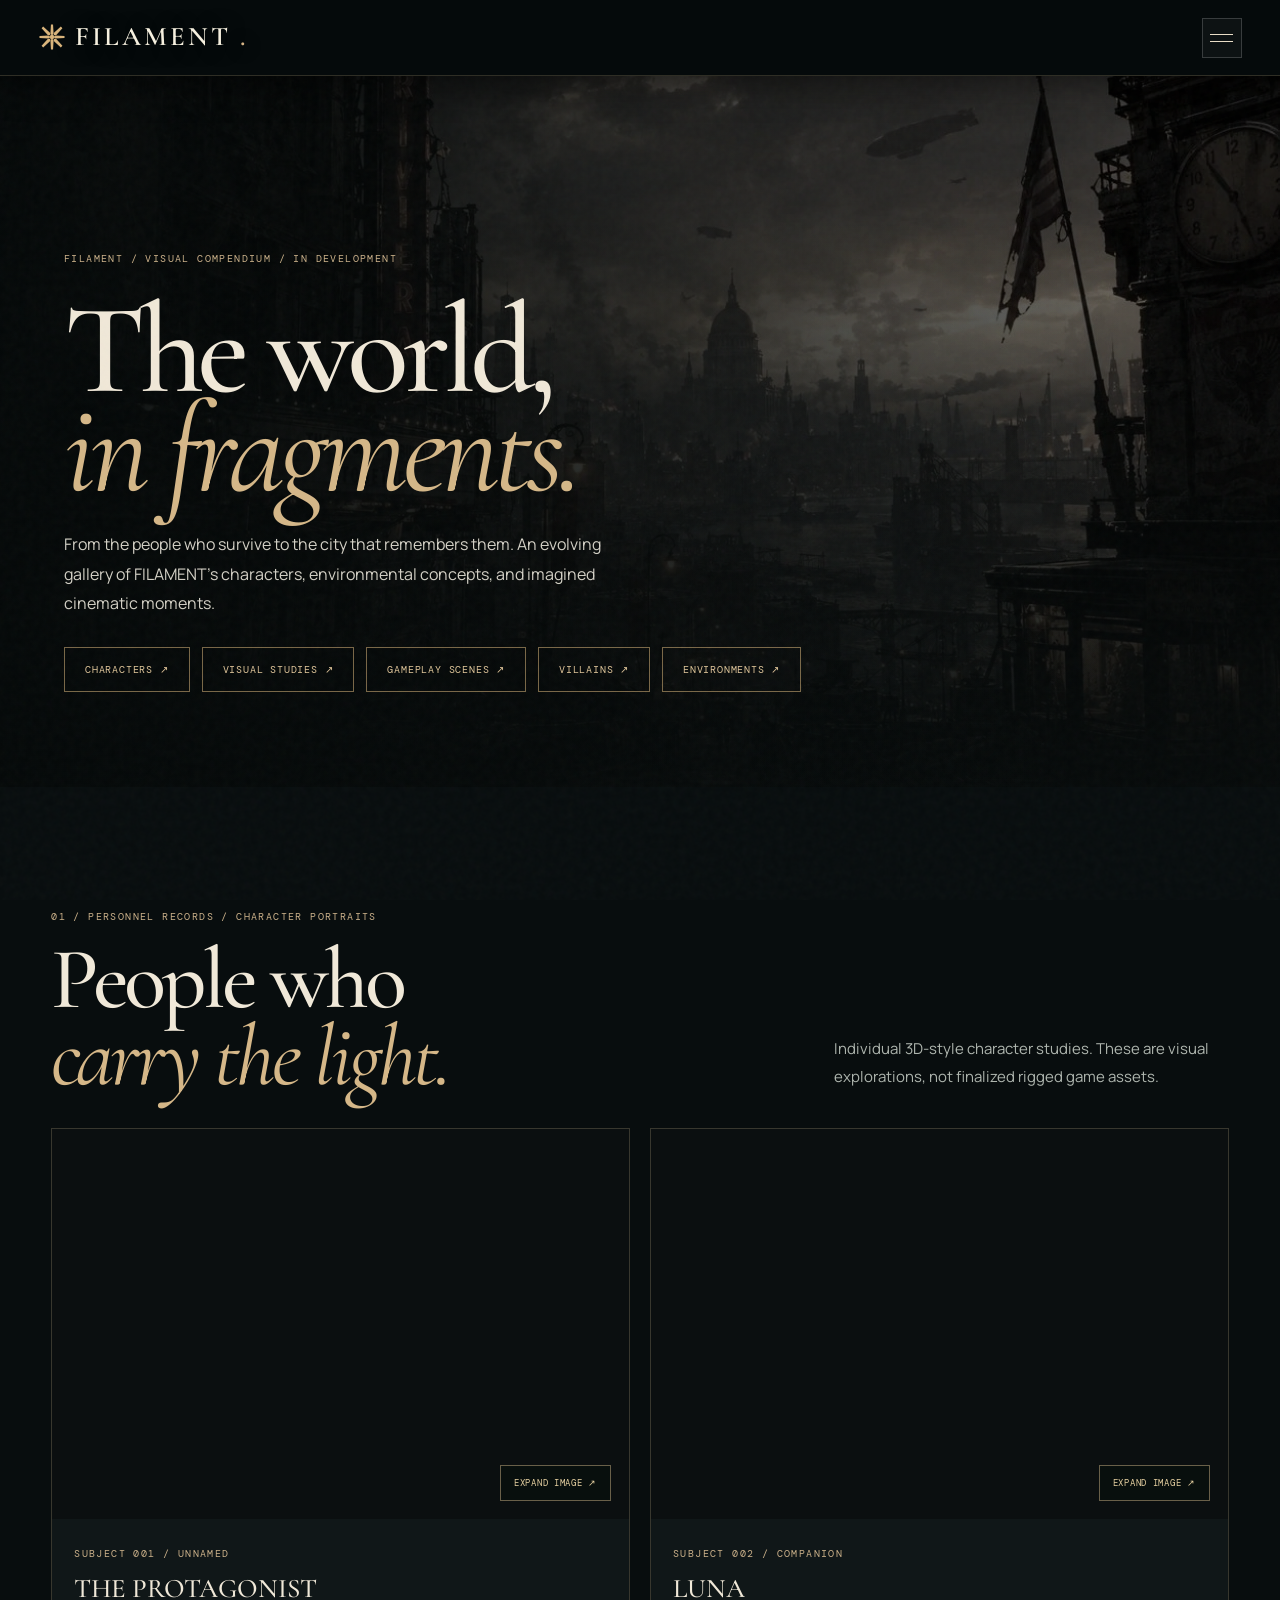
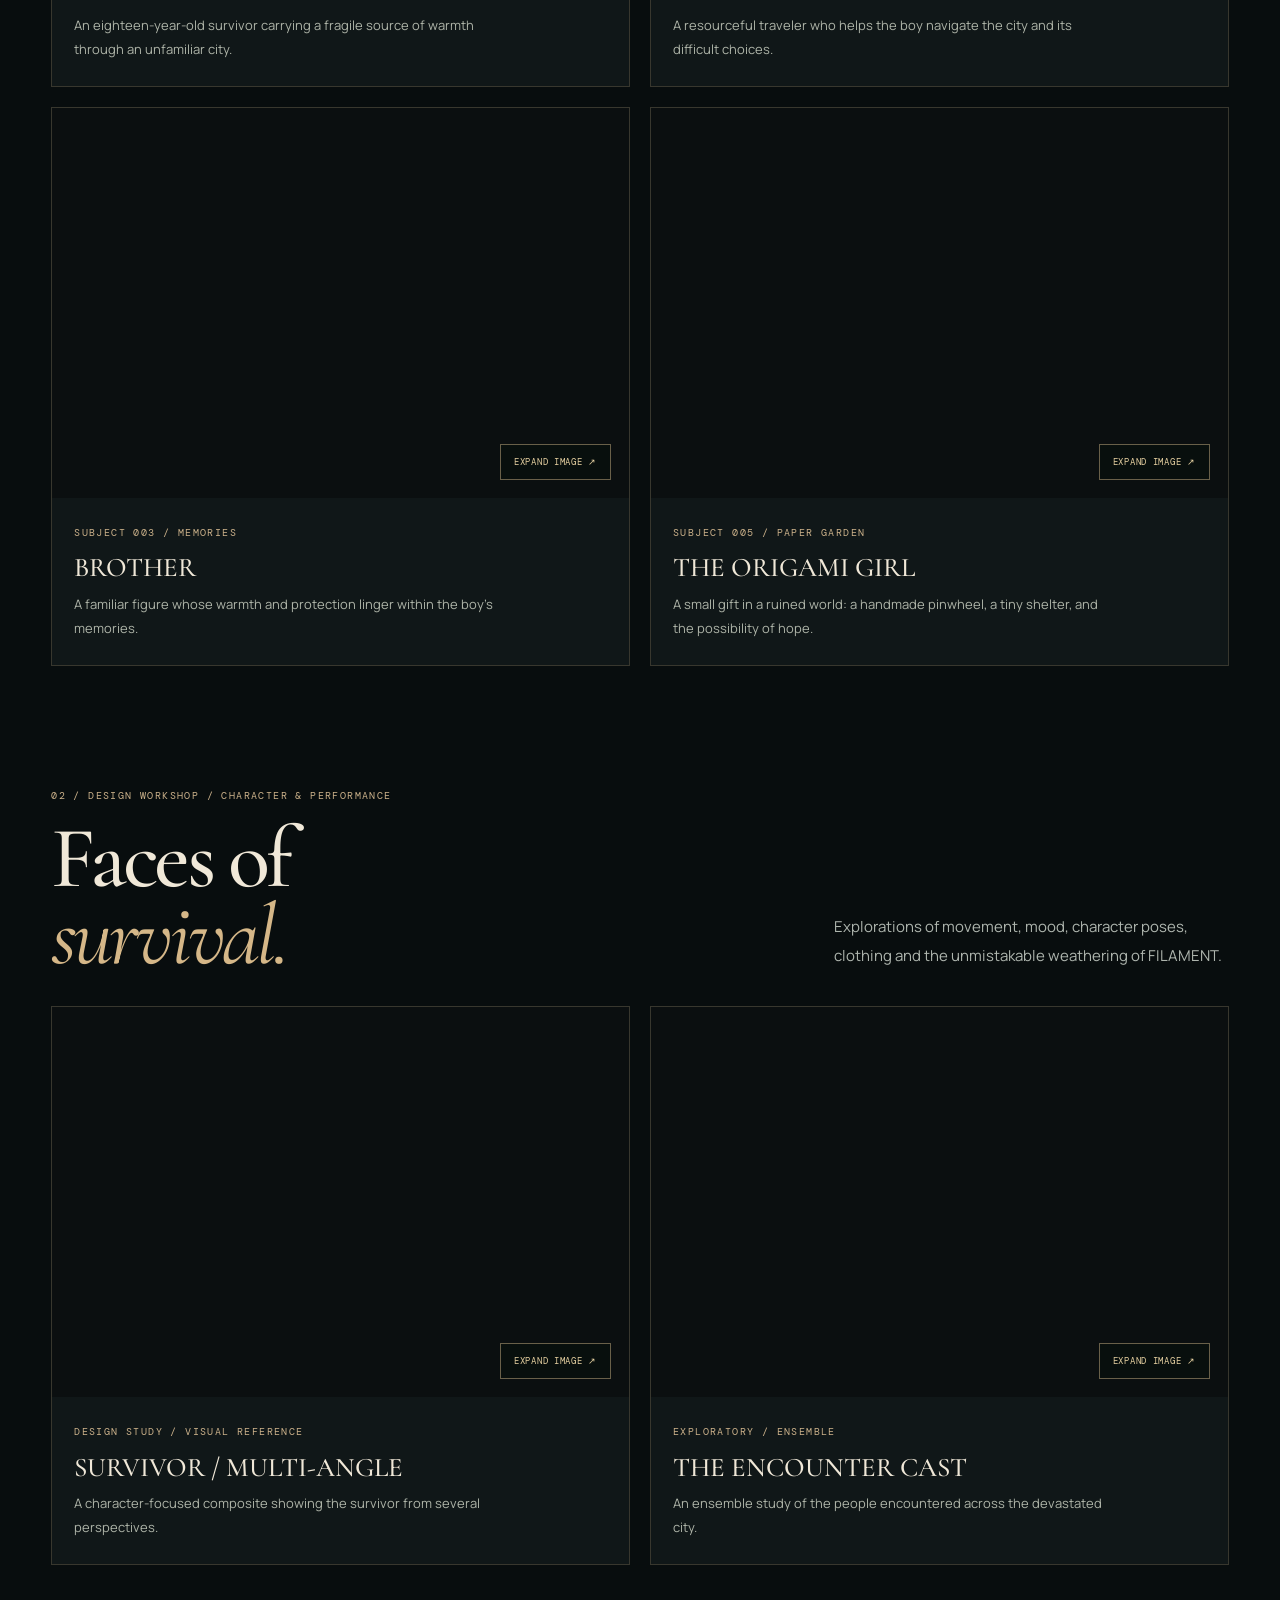
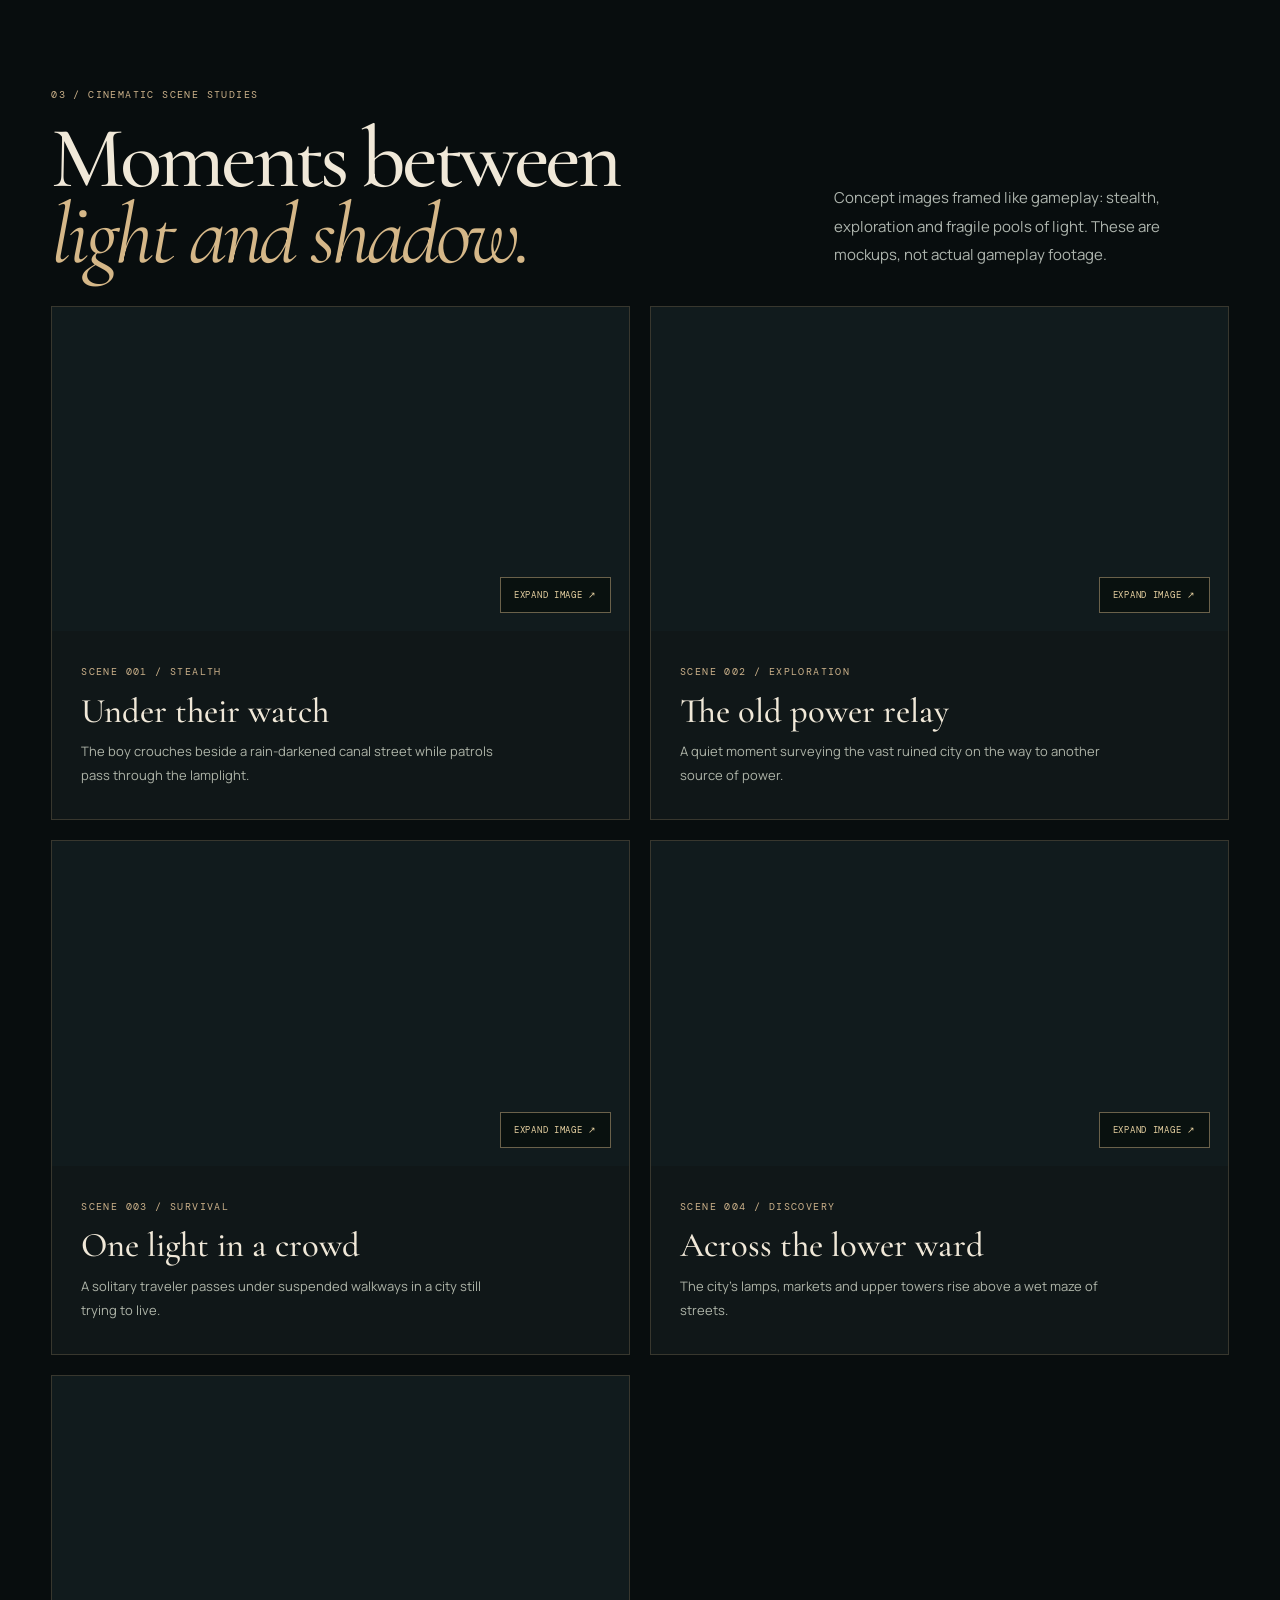
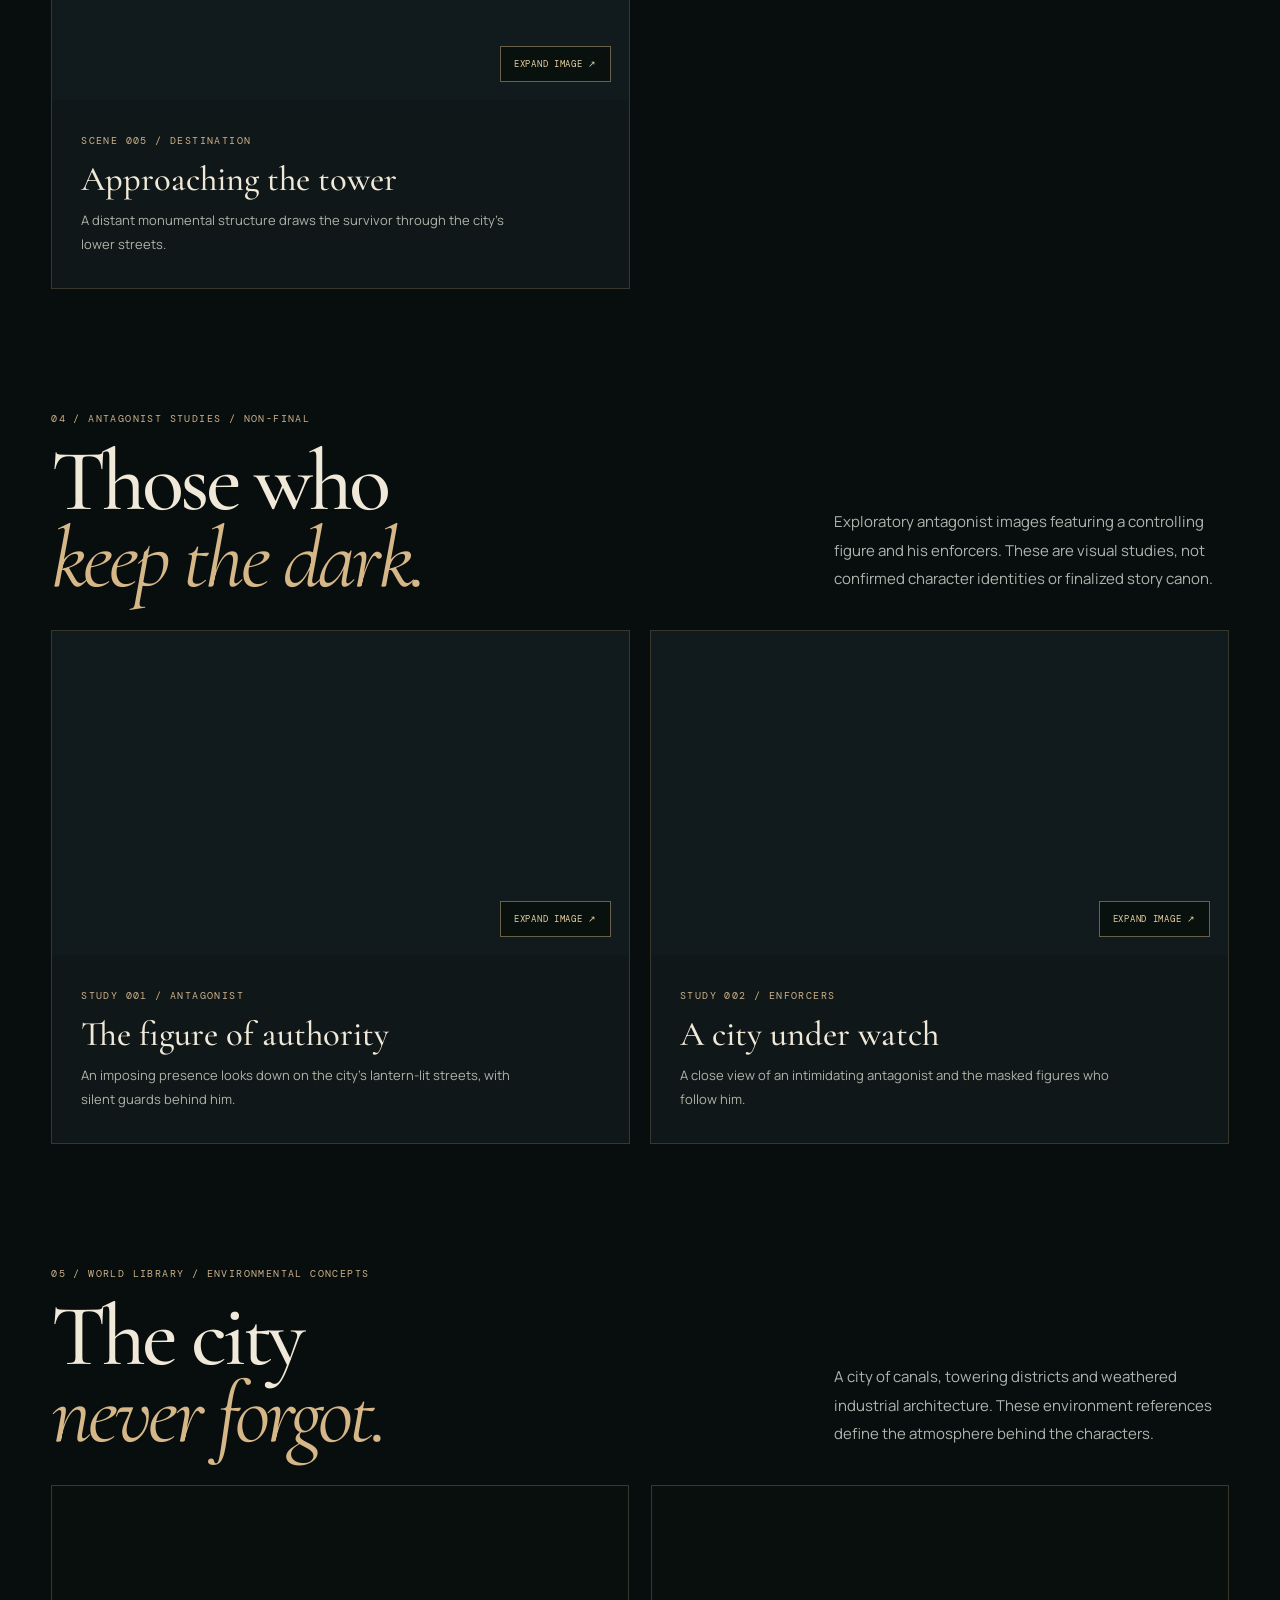
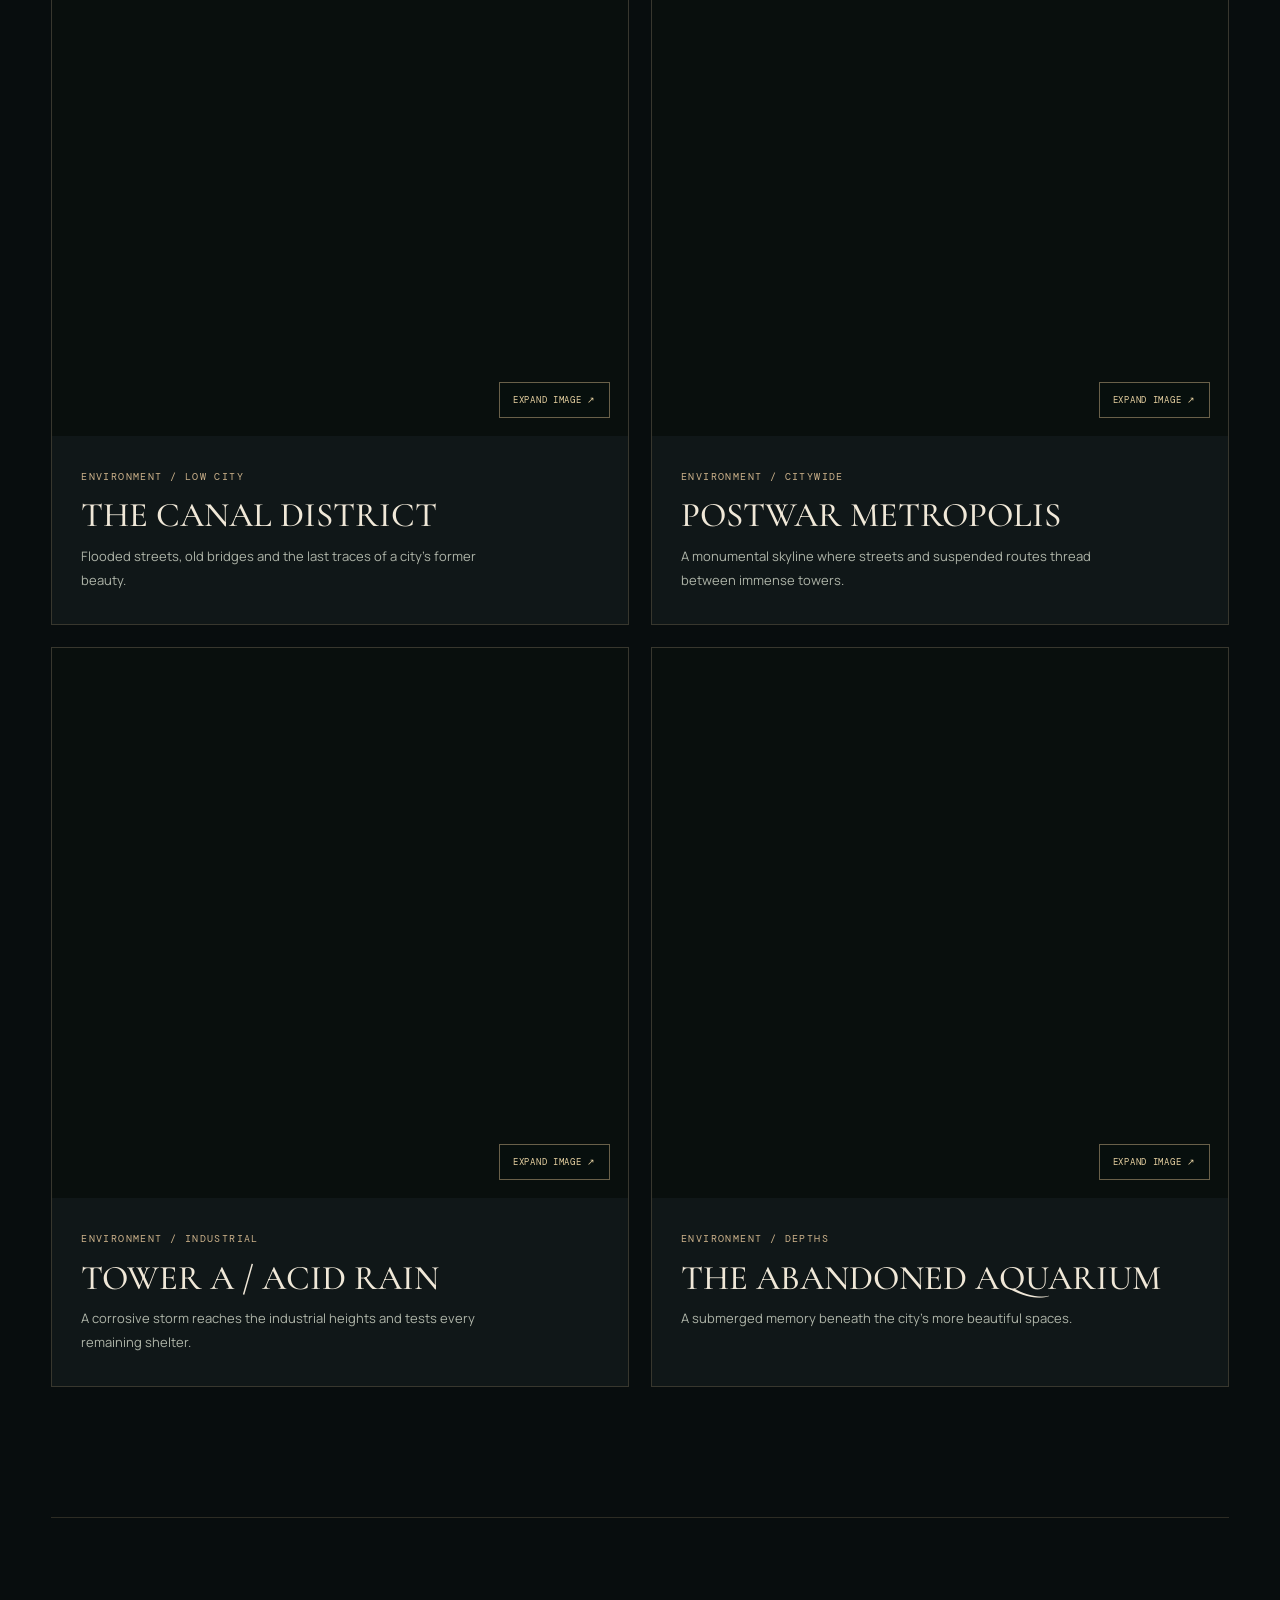
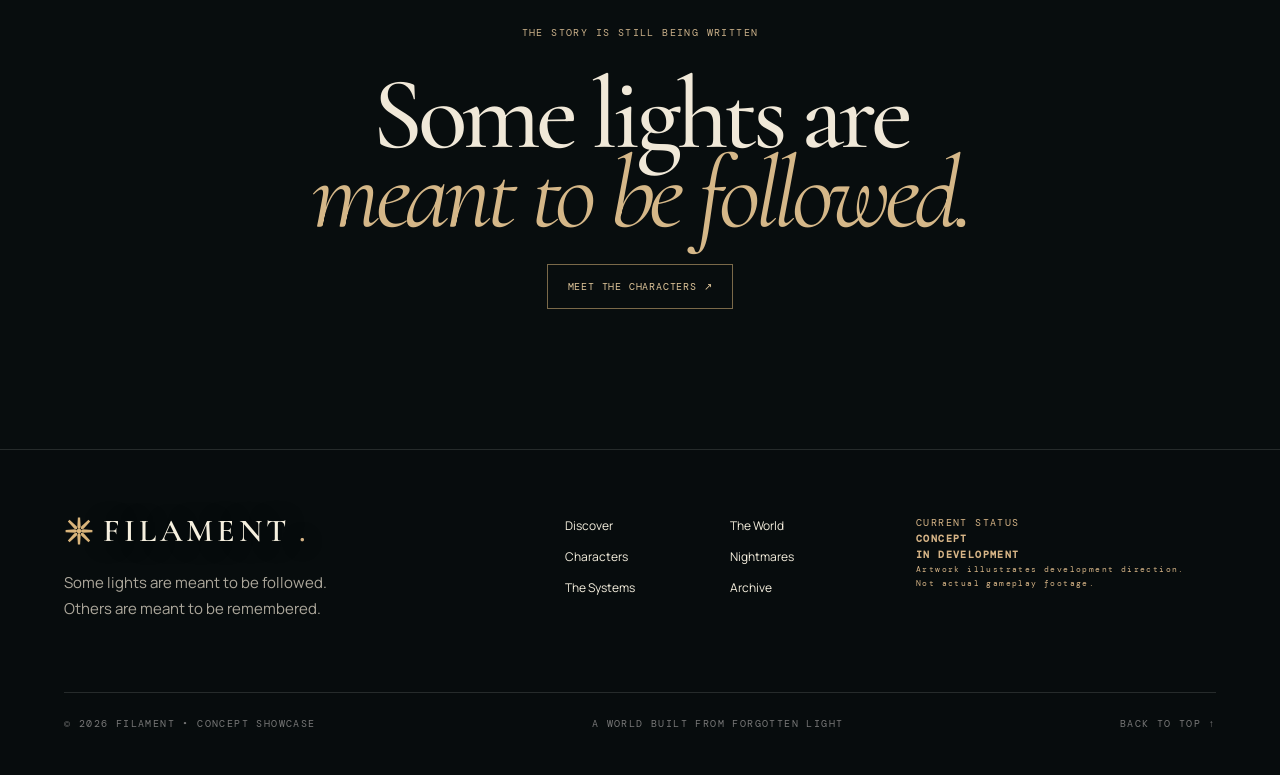
<file: gallery.html>
<!doctype html>
<html lang="en"><head><meta charset="utf-8"/><meta name="viewport" content="width=device-width,initial-scale=1"/>
<meta name="theme-color" content="#0b0e0e"/><meta name="description" content="Explore FILAMENT's cinematic concept gallery: characters, antagonists, gameplay-style mockups and environments from an indie survival horror game."/>
<meta property="og:title" content="FILAMENT Gallery — Characters, Villains &amp; Gameplay Concepts"/><meta property="og:description" content="Explore FILAMENT's cinematic concept gallery: characters, antagonists, gameplay-style mockups and environments from an indie survival horror game."/>
<title>FILAMENT Gallery — Characters, Villains &amp; Gameplay Concepts</title><link rel="icon" href="assets/favicon.svg" type="image/svg+xml"/>
<link rel="preconnect" href="https://fonts.googleapis.com"/><link rel="preconnect" href="https://fonts.gstatic.com" crossorigin/>
<link href="https://fonts.googleapis.com/css2?family=Cormorant+Garamond:wght@400;500;600;700&family=DM+Mono:wght@400;500&family=Manrope:wght@400;500;600;700;800&display=swap" rel="stylesheet"/>
<link rel="stylesheet" href="style.css"/>
<script src="script.js" defer></script><link rel="stylesheet" href="filament-immersive.css?v=4.1"/><link rel="stylesheet" href="filament-directors-cut.css?v=6"/><script src="filament-directors-cut.js?v=6" defer></script><link rel="stylesheet" href="filament-unified.css?v=7"><script src="filament-light.js?v=7" defer></script><link rel="stylesheet" href="filament-mobile-polish.css?v=9"><link rel="stylesheet" href="filament-layout-restored.css?v=10"><link rel="stylesheet" href="filament-structure-fix.css?v=12"><link rel="stylesheet" href="filament-v13-fixes.css?v=14"><link rel="stylesheet" href="filament-consistency.css?v=15"><link rel="stylesheet" href="filament-icon-cleanup.css?v=15"><link rel="stylesheet" href="filament-component-repair.css?v=16"><style id="archive-field-notes-v18">
/* Archive field notes: standalone record cards, no shared enclosing box */
.recovered-section .log-grid{display:grid!important;grid-template-columns:repeat(3,minmax(0,1fr))!important;align-items:stretch!important;gap:clamp(16px,2vw,25px)!important;margin-top:34px!important;border:0!important;background:transparent!important;box-shadow:none!important;padding:0!important}
.recovered-section .log-card{display:flex!important;flex-direction:column!important;align-items:flex-start!important;gap:20px!important;min-width:0!important;min-height:340px!important;padding:clamp(25px,2.7vw,42px)!important;margin:0!important;border:1px solid rgba(217,180,123,.29)!important;background:linear-gradient(150deg,#19211e,#0e1514 82%)!important;box-shadow:0 24px 45px rgba(0,0,0,.12)!important;border-radius:2px!important;transition:border-color .25s,transform .25s!important}
.recovered-section .log-card:hover{border-color:rgba(217,180,123,.65)!important;transform:translateY(-3px)!important}
.recovered-section .log-card>span{font:10px/1.6 'DM Mono',monospace!important;letter-spacing:.13em!important;color:#cfb684!important;overflow-wrap:anywhere!important}
.recovered-section .log-card h3{font:500 clamp(29px,2.4vw,42px)/1.08 'Cormorant Garamond',Georgia,serif!important;color:#efe7d7!important;letter-spacing:-.015em!important;margin:5px 0 0!important}
.recovered-section .log-card p{font:14px/1.85 Manrope,sans-serif!important;color:#bdbeb3!important;margin:0!important;max-width:36ch!important}
.recovered-section .log-card small{display:block!important;margin-top:auto!important;padding-top:20px!important;border-top:1px solid rgba(217,180,123,.24)!important;width:100%!important;font:9px/1.5 'DM Mono',monospace!important;letter-spacing:.08em!important;color:#c3a779!important;white-space:normal!important;overflow-wrap:anywhere!important}
@media(max-width:960px){.recovered-section .log-grid{grid-template-columns:repeat(2,minmax(0,1fr))!important}}
@media(max-width:620px){.recovered-section .log-grid{grid-template-columns:1fr!important;gap:14px!important}.recovered-section .log-card{min-height:250px!important;padding:26px!important}}
@media(prefers-reduced-motion:reduce){.recovered-section .log-card{transition:none!important}}
</style><link rel="stylesheet" href="filament-gallery.css?v=6"><script src="filament-gallery.js?v=1" defer></script><link rel="canonical" href="https://filament.veefivee.com/gallery.html"/><meta name="robots" content="index,follow,max-image-preview:large"/><meta property="og:type" content="website"/><meta property="og:url" content="https://filament.veefivee.com/gallery.html"/><meta property="og:image" content="https://filament.veefivee.com/assets/gallery/protagonist-light.webp"/><meta property="og:site_name" content="FILAMENT"/><meta name="twitter:card" content="summary_large_image"/><meta name="twitter:title" content="FILAMENT Gallery — Characters, Villains &amp; Gameplay Concepts"/><meta name="twitter:description" content="Explore FILAMENT's cinematic concept gallery: characters, antagonists, gameplay-style mockups and environments from an indie survival horror game."/><meta name="twitter:image" content="https://filament.veefivee.com/assets/gallery/protagonist-light.webp"/><script type="application/ld+json">{"@context":"https://schema.org","@type":"WebPage","name":"FILAMENT Gallery — Characters, Villains & Gameplay Concepts","description":"Explore FILAMENT's cinematic concept gallery: characters, antagonists, gameplay-style mockups and environments from an indie survival horror game.","url":"https://filament.veefivee.com/gallery.html","isPartOf":{"@type":"WebSite","name":"FILAMENT","url":"https://filament.veefivee.com/"}}</script></head><body class="page-archive"><div class="noise" aria-hidden="true"></div><div class="scroll-meter" id="scroll-meter"></div>
<header class="site-header"><a class="wordmark" href="index.html" aria-label="FILAMENT home"><span class="brand-mark" aria-hidden="true"><svg class="filament-logo-symbol" xmlns="http://www.w3.org/2000/svg" viewBox="0 0 32 32" width="28" height="28" focusable="false" aria-hidden="true"><g fill="#d9b47b"><path d="M14.8 1.7h2.4l.6 10.4-1.8 2.4-1.8-2.4zM14.8 30.3h2.4l.6-10.4-1.8-2.4-1.8 2.4zM1.7 14.8v2.4l10.4.6 2.4-1.8-2.4-1.8zM30.3 14.8v2.4l-10.4.6-2.4-1.8 2.4-1.8zM5.9 4.1 4.1 5.9l7 7.8 3 .4-.4-3zM26.1 27.9l1.8-1.8-7-7.8-3-.4.4 3zM26.1 4.1l1.8 1.8-7 7.8-3 .4.4-3zM5.9 27.9l-1.8-1.8 7-7.8 3-.4-.4 3z"/><circle cx="16" cy="16" r="2.5"/></g></svg></span> FILAMENT<span class="wordmark-dot">.</span></a>
<nav class="desktop-nav" aria-label="Main navigation"><a class="nav-link " href="index.html">Discover</a><a class="nav-link " href="world.html">The World</a><a class="nav-link " href="characters.html">Characters</a><a class="nav-link " href="creatures.html">Nightmares</a><a class="nav-link " href="systems.html">The Systems</a><a class="nav-link active" href="archive.html">Archive</a></nav><div class="header-actions"><span class="header-state"><i></i> IN DEVELOPMENT</span><button class="menu-trigger" id="menu-trigger" type="button" aria-label="Open navigation" aria-expanded="false"><span></span><span></span></button></div></header>
<nav class="mobile-nav" id="mobile-nav" aria-label="Mobile navigation"><a class="nav-link " href="index.html">Discover</a><a class="nav-link " href="world.html">The World</a><a class="nav-link " href="characters.html">Characters</a><a class="nav-link " href="creatures.html">Nightmares</a><a class="nav-link " href="systems.html">The Systems</a><a class="nav-link active" href="archive.html">Archive</a></nav>
<main id="main" class="fg-main"><section class="fg-hero"><img src="assets/world-city.webp" alt="FILAMENT city skyline" class="fg-hero-image"><div class="fg-hero-content"><span class="fg-code">FILAMENT / VISUAL COMPENDIUM / IN DEVELOPMENT</span><h1>The world,<br><em>in fragments.</em></h1><p>From the people who survive to the city that remembers them. An evolving gallery of FILAMENT's characters, environmental concepts, and imagined cinematic moments.</p><div class="fg-jumplinks"><a href="#characters">CHARACTERS ↗</a><a href="#studies">VISUAL STUDIES ↗</a><a href="#gameplay">GAMEPLAY SCENES ↗</a><a href="#villains">VILLAINS ↗</a><a href="#world">ENVIRONMENTS ↗</a></div></div></section><div class="fg-body"><section class="fg-section" id="characters"><div class="fg-section-head"><div><span class="fg-code">01 / PERSONNEL RECORDS / CHARACTER PORTRAITS</span><h2>People who<br><em>carry the light.</em></h2></div><p>Individual 3D-style character studies. These are visual explorations, not finalized rigged game assets.</p></div><div class="gallery-grid"><article class="gallery-card gallery-feature"><button class="gallery-photo" type="button" aria-label="View THE PROTAGONIST"><img src="assets/gallery/protagonist-light.webp" alt="THE PROTAGONIST — FILAMENT illustrated character concept" loading="lazy" data-fallback="assets/char-full.webp" onerror="this.onerror=null;this.src=this.dataset.fallback;this.closest(".gallery-card").classList.add("gallery-fallback")"><span class="gallery-zoom">EXPAND IMAGE ↗</span></button><div class="gallery-caption"><div><span class="gallery-id">SUBJECT 001 / UNNAMED</span><h3>THE PROTAGONIST</h3><p>An eighteen-year-old survivor carrying a fragile source of warmth through an unfamiliar city.</p></div></div></article><article class="gallery-card "><button class="gallery-photo" type="button" aria-label="View LUNA"><img src="assets/gallery/luna-pathfinder.webp" alt="LUNA — FILAMENT illustrated character concept" loading="lazy" data-fallback="assets/char-portrait.webp" onerror="this.onerror=null;this.src=this.dataset.fallback;this.closest(".gallery-card").classList.add("gallery-fallback")"><span class="gallery-zoom">EXPAND IMAGE ↗</span></button><div class="gallery-caption"><div><span class="gallery-id">SUBJECT 002 / COMPANION</span><h3>LUNA</h3><p>A resourceful traveler who helps the boy navigate the city and its difficult choices.</p></div></div></article><article class="gallery-card "><button class="gallery-photo" type="button" aria-label="View BROTHER"><img src="assets/gallery/brother-protector.webp" alt="BROTHER — FILAMENT illustrated character concept" loading="lazy" data-fallback="assets/char-eyes.webp" onerror="this.onerror=null;this.src=this.dataset.fallback;this.closest(".gallery-card").classList.add("gallery-fallback")"><span class="gallery-zoom">EXPAND IMAGE ↗</span></button><div class="gallery-caption"><div><span class="gallery-id">SUBJECT 003 / MEMORIES</span><h3>BROTHER</h3><p>A familiar figure whose warmth and protection linger within the boy's memories.</p></div></div></article><article class="gallery-card "><button class="gallery-photo" type="button" aria-label="View THE ORIGAMI GIRL"><img src="assets/gallery/origami-girl.webp" alt="THE ORIGAMI GIRL — FILAMENT illustrated character concept" loading="lazy" data-fallback="assets/gear-journal.webp" onerror="this.onerror=null;this.src=this.dataset.fallback;this.closest(".gallery-card").classList.add("gallery-fallback")"><span class="gallery-zoom">EXPAND IMAGE ↗</span></button><div class="gallery-caption"><div><span class="gallery-id">SUBJECT 005 / PAPER GARDEN</span><h3>THE ORIGAMI GIRL</h3><p>A small gift in a ruined world: a handmade pinwheel, a tiny shelter, and the possibility of hope.</p></div></div></article></div></section><section class="fg-section" id="studies"><div class="fg-section-head"><div><span class="fg-code">02 / DESIGN WORKSHOP / CHARACTER & PERFORMANCE</span><h2>Faces of<br><em>survival.</em></h2></div><p>Explorations of movement, mood, character poses, clothing and the unmistakable weathering of FILAMENT.</p></div><div class="gallery-grid"><article class="gallery-card gallery-feature"><button class="gallery-photo" type="button" aria-label="View SURVIVOR / MULTI-ANGLE"><img src="assets/gallery/gameplay-character-views.webp" alt="SURVIVOR / MULTI-ANGLE — FILAMENT illustrated character concept" loading="lazy" data-fallback="assets/char-turnaround.webp" onerror="this.onerror=null;this.src=this.dataset.fallback;this.closest(".gallery-card").classList.add("gallery-fallback")"><span class="gallery-zoom">EXPAND IMAGE ↗</span></button><div class="gallery-caption"><div><span class="gallery-id">DESIGN STUDY / VISUAL REFERENCE</span><h3>SURVIVOR / MULTI-ANGLE</h3><p>A character-focused composite showing the survivor from several perspectives.</p></div></div></article><article class="gallery-card "><button class="gallery-photo" type="button" aria-label="View THE ENCOUNTER CAST"><img src="assets/gallery/gameplay-cast-studies.webp" alt="THE ENCOUNTER CAST — FILAMENT illustrated character concept" loading="lazy" data-fallback="assets/archive-veteran.webp" onerror="this.onerror=null;this.src=this.dataset.fallback;this.closest(".gallery-card").classList.add("gallery-fallback")"><span class="gallery-zoom">EXPAND IMAGE ↗</span></button><div class="gallery-caption"><div><span class="gallery-id">EXPLORATORY / ENSEMBLE</span><h3>THE ENCOUNTER CAST</h3><p>An ensemble study of the people encountered across the devastated city.</p></div></div></article></div></section><section class="fg-section" id="gameplay"><div class="fg-section-head"><div><span class="fg-code">03 / CINEMATIC SCENE STUDIES</span><h2>Moments between<br><em>light and shadow.</em></h2></div><p>Concept images framed like gameplay: stealth, exploration and fragile pools of light. These are mockups, not actual gameplay footage.</p></div><div class="gallery-grid fg-cinematic-grid"><article class="gallery-card fg-scene-card"><button class="gallery-photo" type="button" aria-label="View Under their watch"><img src="assets/gameplay-canal-stealth.webp" alt="Under their watch — FILAMENT concept game scene" loading="lazy" onerror="this.onerror=null;this.style.display='none';this.parentNode.classList.add('fg-image-unavailable')"><span class="gallery-zoom">EXPAND IMAGE ↗</span></button><div class="gallery-caption"><div><span class="gallery-id">SCENE 001 / STEALTH</span><h3>Under their watch</h3><p>The boy crouches beside a rain-darkened canal street while patrols pass through the lamplight.</p></div></div></article><article class="gallery-card fg-scene-card"><button class="gallery-photo" type="button" aria-label="View The old power relay"><img src="assets/gameplay-power-relay.webp" alt="The old power relay — FILAMENT concept game scene" loading="lazy" onerror="this.onerror=null;this.style.display='none';this.parentNode.classList.add('fg-image-unavailable')"><span class="gallery-zoom">EXPAND IMAGE ↗</span></button><div class="gallery-caption"><div><span class="gallery-id">SCENE 002 / EXPLORATION</span><h3>The old power relay</h3><p>A quiet moment surveying the vast ruined city on the way to another source of power.</p></div></div></article><article class="gallery-card fg-scene-card"><button class="gallery-photo" type="button" aria-label="View One light in a crowd"><img src="assets/gameplay-city-plaza.webp" alt="One light in a crowd — FILAMENT concept game scene" loading="lazy" onerror="this.onerror=null;this.style.display='none';this.parentNode.classList.add('fg-image-unavailable')"><span class="gallery-zoom">EXPAND IMAGE ↗</span></button><div class="gallery-caption"><div><span class="gallery-id">SCENE 003 / SURVIVAL</span><h3>One light in a crowd</h3><p>A solitary traveler passes under suspended walkways in a city still trying to live.</p></div></div></article><article class="gallery-card fg-scene-card"><button class="gallery-photo" type="button" aria-label="View Across the lower ward"><img src="assets/gameplay-rainy-streets.webp" alt="Across the lower ward — FILAMENT concept game scene" loading="lazy" onerror="this.onerror=null;this.style.display='none';this.parentNode.classList.add('fg-image-unavailable')"><span class="gallery-zoom">EXPAND IMAGE ↗</span></button><div class="gallery-caption"><div><span class="gallery-id">SCENE 004 / DISCOVERY</span><h3>Across the lower ward</h3><p>The city's lamps, markets and upper towers rise above a wet maze of streets.</p></div></div></article><article class="gallery-card fg-scene-card"><button class="gallery-photo" type="button" aria-label="View Approaching the tower"><img src="assets/gameplay-central-tower.webp" alt="Approaching the tower — FILAMENT concept game scene" loading="lazy" onerror="this.onerror=null;this.style.display='none';this.parentNode.classList.add('fg-image-unavailable')"><span class="gallery-zoom">EXPAND IMAGE ↗</span></button><div class="gallery-caption"><div><span class="gallery-id">SCENE 005 / DESTINATION</span><h3>Approaching the tower</h3><p>A distant monumental structure draws the survivor through the city's lower streets.</p></div></div></article></div></section><section class="fg-section" id="villains"><div class="fg-section-head"><div><span class="fg-code">04 / ANTAGONIST STUDIES / NON-FINAL</span><h2>Those who<br><em>keep the dark.</em></h2></div><p>Exploratory antagonist images featuring a controlling figure and his enforcers. These are visual studies, not confirmed character identities or finalized story canon.</p></div><div class="gallery-grid fg-cinematic-grid"><article class="gallery-card fg-scene-card"><button class="gallery-photo" type="button" aria-label="View The figure of authority"><img src="assets/villain-canal-overlord.webp" alt="The figure of authority — FILAMENT concept game scene" loading="lazy" onerror="this.onerror=null;this.style.display='none';this.parentNode.classList.add('fg-image-unavailable')"><span class="gallery-zoom">EXPAND IMAGE ↗</span></button><div class="gallery-caption"><div><span class="gallery-id">STUDY 001 / ANTAGONIST</span><h3>The figure of authority</h3><p>An imposing presence looks down on the city's lantern-lit streets, with silent guards behind him.</p></div></div></article><article class="gallery-card fg-scene-card"><button class="gallery-photo" type="button" aria-label="View A city under watch"><img src="assets/villain-enforcers.webp" alt="A city under watch — FILAMENT concept game scene" loading="lazy" onerror="this.onerror=null;this.style.display='none';this.parentNode.classList.add('fg-image-unavailable')"><span class="gallery-zoom">EXPAND IMAGE ↗</span></button><div class="gallery-caption"><div><span class="gallery-id">STUDY 002 / ENFORCERS</span><h3>A city under watch</h3><p>A close view of an intimidating antagonist and the masked figures who follow him.</p></div></div></article></div></section><section class="fg-section" id="world"><div class="fg-section-head"><div><span class="fg-code">05 / WORLD LIBRARY / ENVIRONMENTAL CONCEPTS</span><h2>The city<br><em>never forgot.</em></h2></div><p>A city of canals, towering districts and weathered industrial architecture. These environment references define the atmosphere behind the characters.</p></div><div class="gallery-grid"><article class="gallery-card gallery-feature"><button class="gallery-photo" type="button" aria-label="View THE CANAL DISTRICT"><img src="assets/world-canals.webp" alt="THE CANAL DISTRICT — FILAMENT illustrated character concept" loading="lazy" data-fallback="assets/world-city.webp" onerror="this.onerror=null;this.src=this.dataset.fallback"><span class="gallery-zoom">EXPAND IMAGE ↗</span></button><div class="gallery-caption"><div><span class="gallery-id">ENVIRONMENT / LOW CITY</span><h3>THE CANAL DISTRICT</h3><p>Flooded streets, old bridges and the last traces of a city's former beauty.</p></div></div></article><article class="gallery-card "><button class="gallery-photo" type="button" aria-label="View POSTWAR METROPOLIS"><img src="assets/world-city.webp" alt="POSTWAR METROPOLIS — FILAMENT illustrated character concept" loading="lazy" data-fallback="assets/world-canals.webp" onerror="this.onerror=null;this.src=this.dataset.fallback"><span class="gallery-zoom">EXPAND IMAGE ↗</span></button><div class="gallery-caption"><div><span class="gallery-id">ENVIRONMENT / CITYWIDE</span><h3>POSTWAR METROPOLIS</h3><p>A monumental skyline where streets and suspended routes thread between immense towers.</p></div></div></article><article class="gallery-card "><button class="gallery-photo" type="button" aria-label="View TOWER A / ACID RAIN"><img src="assets/world-furnace.webp" alt="TOWER A / ACID RAIN — FILAMENT illustrated character concept" loading="lazy" data-fallback="assets/world-city.webp" onerror="this.onerror=null;this.src=this.dataset.fallback"><span class="gallery-zoom">EXPAND IMAGE ↗</span></button><div class="gallery-caption"><div><span class="gallery-id">ENVIRONMENT / INDUSTRIAL</span><h3>TOWER A / ACID RAIN</h3><p>A corrosive storm reaches the industrial heights and tests every remaining shelter.</p></div></div></article><article class="gallery-card "><button class="gallery-photo" type="button" aria-label="View THE ABANDONED AQUARIUM"><img src="assets/world-aquarium.webp" alt="THE ABANDONED AQUARIUM — FILAMENT illustrated character concept" loading="lazy" data-fallback="assets/world-city.webp" onerror="this.onerror=null;this.src=this.dataset.fallback"><span class="gallery-zoom">EXPAND IMAGE ↗</span></button><div class="gallery-caption"><div><span class="gallery-id">ENVIRONMENT / DEPTHS</span><h3>THE ABANDONED AQUARIUM</h3><p>A submerged memory beneath the city's more beautiful spaces.</p></div></div></article></div></section><div class="fg-end"><span class="fg-code">THE STORY IS STILL BEING WRITTEN</span><h2>Some lights are<br><em>meant to be followed.</em></h2><a class="fg-cta" href="characters.html">MEET THE CHARACTERS ↗</a></div></div></main><dialog id="fg-lightbox" class="fg-lightbox" aria-label="Artwork viewer"><button class="fg-close" type="button" aria-label="Close image">CLOSE ×</button><img alt="Enlarged FILAMENT artwork"><p></p></dialog><footer class="footer"><div class="footer-top"><div><a class="wordmark footer-wordmark" href="index.html"><span class="brand-mark" aria-hidden="true"><svg class="filament-logo-symbol" xmlns="http://www.w3.org/2000/svg" viewBox="0 0 32 32" width="28" height="28" focusable="false" aria-hidden="true"><g fill="#d9b47b"><path d="M14.8 1.7h2.4l.6 10.4-1.8 2.4-1.8-2.4zM14.8 30.3h2.4l.6-10.4-1.8-2.4-1.8 2.4zM1.7 14.8v2.4l10.4.6 2.4-1.8-2.4-1.8zM30.3 14.8v2.4l-10.4.6-2.4-1.8 2.4-1.8zM5.9 4.1 4.1 5.9l7 7.8 3 .4-.4-3zM26.1 27.9l1.8-1.8-7-7.8-3-.4.4 3zM26.1 4.1l1.8 1.8-7 7.8-3 .4.4-3zM5.9 27.9l-1.8-1.8 7-7.8 3-.4-.4 3z"/><circle cx="16" cy="16" r="2.5"/></g></svg></span> FILAMENT<span class="wordmark-dot">.</span></a><p>Some lights are meant to be followed.<br/>Others are meant to be remembered.</p></div><div class="footer-links"><a href="index.html">Discover</a><a href="world.html">The World</a><a href="characters.html">Characters</a><a href="creatures.html">Nightmares</a><a href="systems.html">The Systems</a><a href="archive.html">Archive</a></div><div class="footer-stamp"><span class="eyebrow">CURRENT STATUS</span><strong>CONCEPT<br/>IN DEVELOPMENT</strong><small>Artwork illustrates development direction.<br/>Not actual gameplay footage.</small></div></div><div class="footer-bottom"><span>© 2026 FILAMENT • CONCEPT SHOWCASE</span><span>A WORLD BUILT FROM FORGOTTEN LIGHT</span><a href="#main">BACK TO TOP ↑</a></div></footer>
<div class="lightbox" id="lightbox" hidden role="dialog" aria-modal="true" aria-label="Concept artwork viewer"><button class="lightbox-close" data-lightbox-close aria-label="Close artwork">×</button><img id="lightbox-image" alt="Selected FILAMENT concept art"/><div id="lightbox-caption"></div></div>
</body></html>
</file>
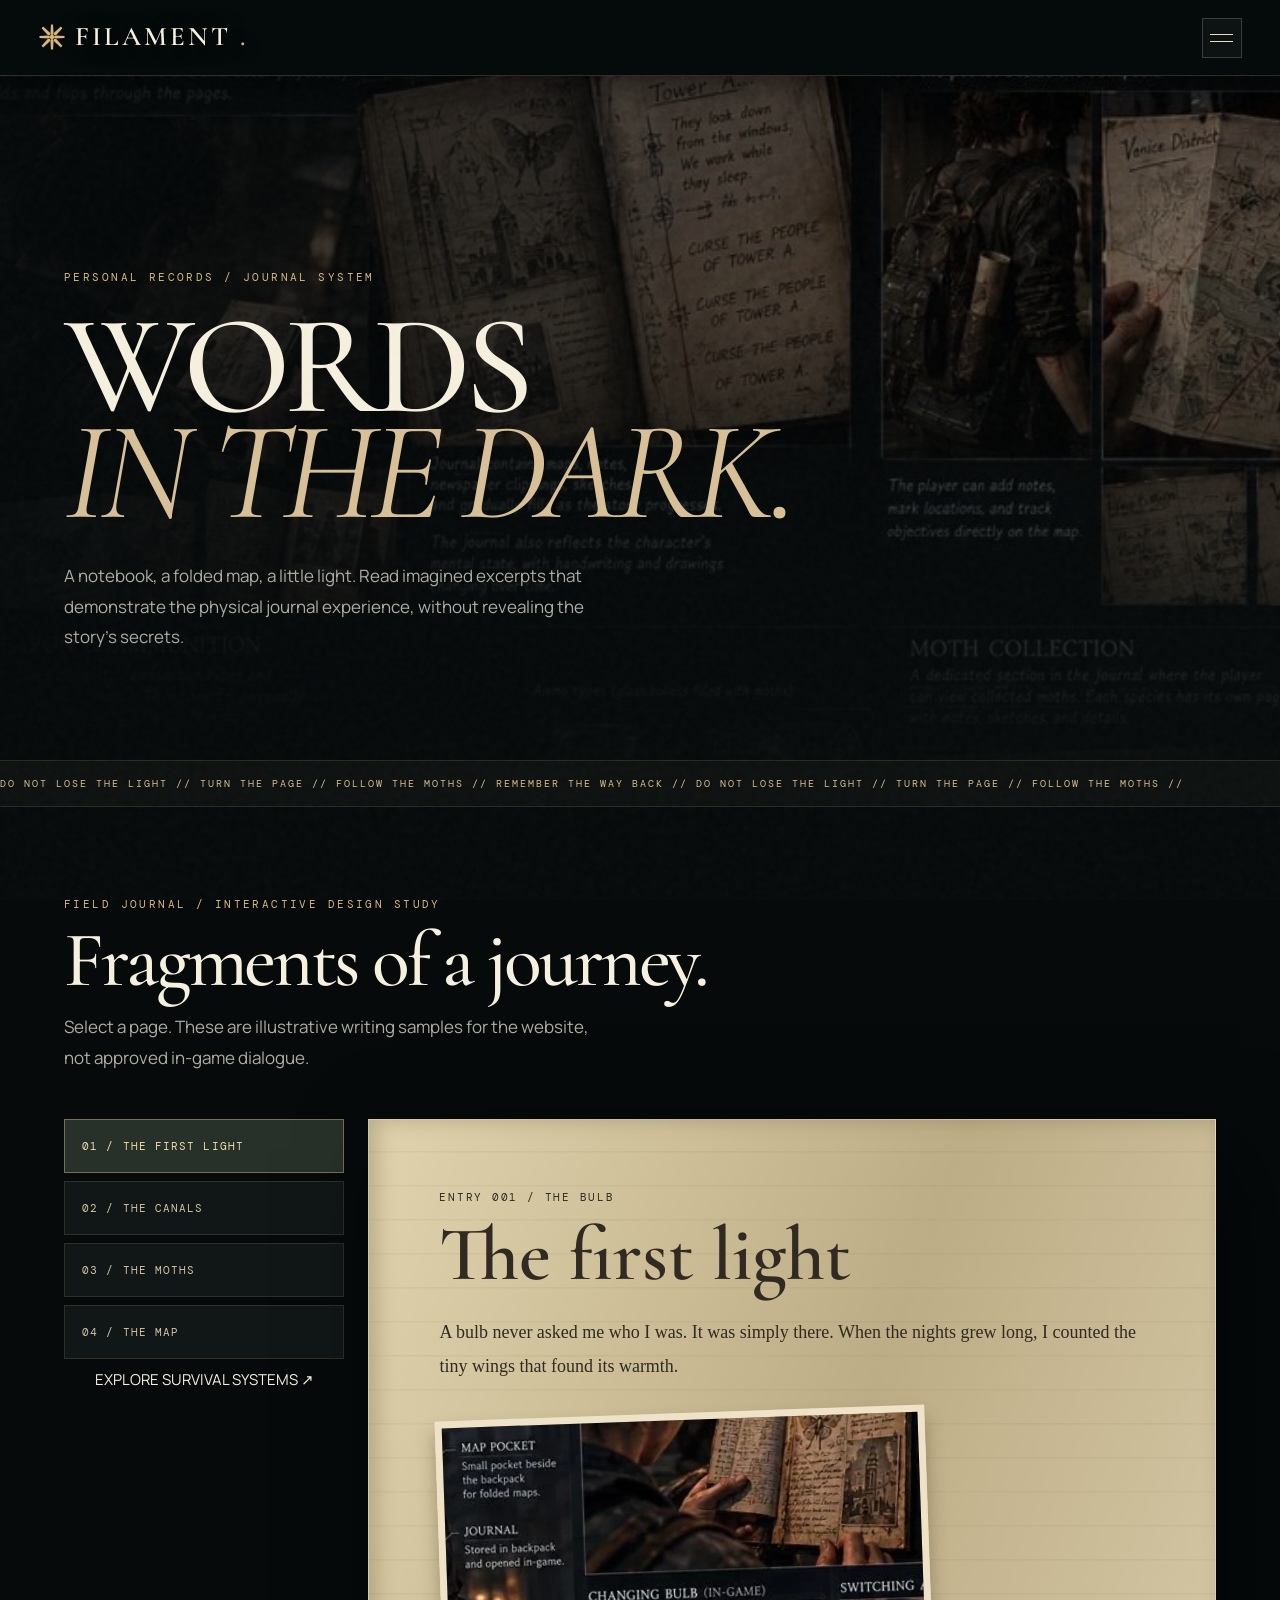
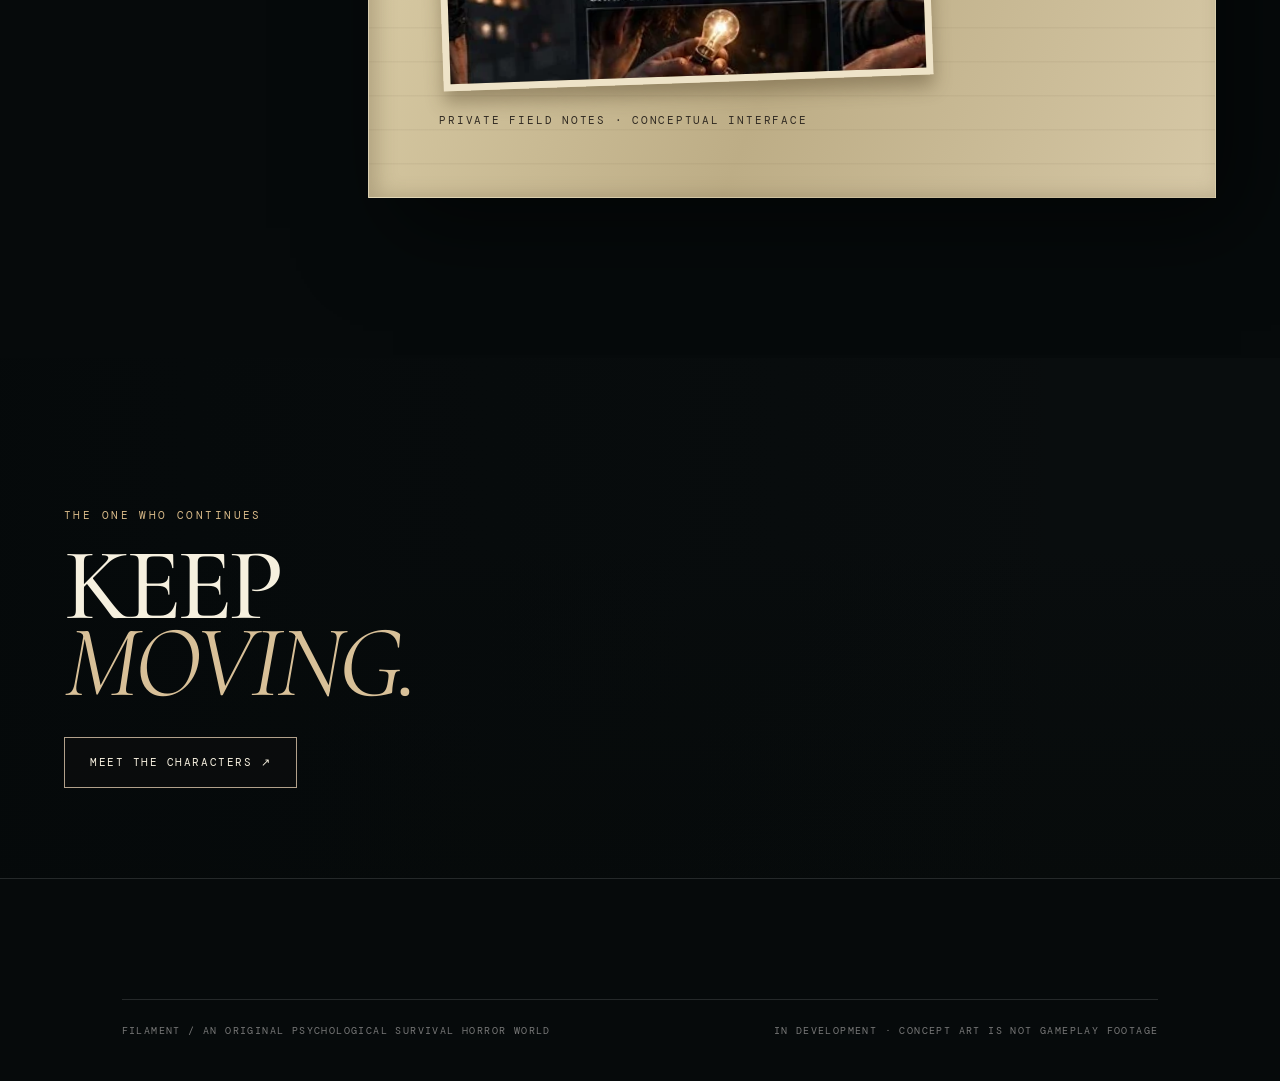
<file: journal.html>
<!doctype html><html lang="en"><head><meta charset="utf-8"><meta name="viewport" content="width=device-width,initial-scale=1"><meta name="theme-color" content="#080e0d"><meta name="description" content="Read the field journal of FILAMENT, an indie psychological survival horror game, and uncover haunting notes, memories and world details."/><title>FILAMENT Field Journal — Story Notes &amp; Survival Lore</title><link rel="icon" href="assets/favicon.svg" type="image/svg+xml"><link rel="preconnect" href="https://fonts.googleapis.com"><link rel="preconnect" href="https://fonts.gstatic.com" crossorigin><link href="https://fonts.googleapis.com/css2?family=Cormorant+Garamond:wght@400;500;600;700&family=DM+Mono:wght@400;500&family=Manrope:wght@400;500;600;700&display=swap" rel="stylesheet"><link rel="stylesheet" href="style.css"><link rel="stylesheet" href="filament-immersive.css"><link rel="stylesheet" href="filament-directors-cut.css?v=6"><script src="script.js" defer></script><script src="filament-directors-cut.js?v=6" defer></script><link rel="stylesheet" href="filament-unified.css?v=7"><script src="filament-light.js?v=7" defer></script><link rel="stylesheet" href="filament-mobile-polish.css?v=9"><link rel="stylesheet" href="filament-layout-restored.css?v=10"><link rel="stylesheet" href="filament-structure-fix.css?v=12"><link rel="stylesheet" href="filament-v13-fixes.css?v=14"><link rel="stylesheet" href="filament-consistency.css?v=15"><link rel="stylesheet" href="filament-icon-cleanup.css?v=15"><link rel="stylesheet" href="filament-component-repair.css?v=16"><link rel="canonical" href="https://filament.veefivee.com/journal.html"/><meta name="robots" content="index,follow,max-image-preview:large"/><meta property="og:type" content="website"/><meta property="og:url" content="https://filament.veefivee.com/journal.html"/><meta property="og:image" content="https://filament.veefivee.com/assets/gear-journal.webp"/><meta property="og:site_name" content="FILAMENT"/><meta name="twitter:card" content="summary_large_image"/><meta name="twitter:title" content="FILAMENT Field Journal — Story Notes &amp; Survival Lore"/><meta name="twitter:description" content="Read the field journal of FILAMENT, an indie psychological survival horror game, and uncover haunting notes, memories and world details."/><meta name="twitter:image" content="https://filament.veefivee.com/assets/gear-journal.webp"/><script type="application/ld+json">{"@context":"https://schema.org","@type":"WebPage","name":"FILAMENT Field Journal — Story Notes & Survival Lore","description":"Read the field journal of FILAMENT, an indie psychological survival horror game, and uncover haunting notes, memories and world details.","url":"https://filament.veefivee.com/journal.html","isPartOf":{"@type":"WebSite","name":"FILAMENT","url":"https://filament.veefivee.com/"}}</script></head><body class="body-experience"><div class="noise" aria-hidden="true"></div><header class="site-header"><a class="wordmark" href="index.html" aria-label="FILAMENT home"><span class="brand-mark" aria-hidden="true"><svg class="filament-logo-symbol" xmlns="http://www.w3.org/2000/svg" viewBox="0 0 32 32" width="28" height="28" focusable="false" aria-hidden="true"><g fill="#d9b47b"><path d="M14.8 1.7h2.4l.6 10.4-1.8 2.4-1.8-2.4zM14.8 30.3h2.4l.6-10.4-1.8-2.4-1.8 2.4zM1.7 14.8v2.4l10.4.6 2.4-1.8-2.4-1.8zM30.3 14.8v2.4l-10.4.6-2.4-1.8 2.4-1.8zM5.9 4.1 4.1 5.9l7 7.8 3 .4-.4-3zM26.1 27.9l1.8-1.8-7-7.8-3-.4.4 3zM26.1 4.1l1.8 1.8-7 7.8-3 .4.4-3zM5.9 27.9l-1.8-1.8 7-7.8 3-.4-.4 3z"/><circle cx="16" cy="16" r="2.5"/></g></svg></span> FILAMENT<span class="wordmark-dot">.</span></a>
<nav class="desktop-nav" aria-label="Main navigation"><a class="nav-link " href="index.html">Discover</a><a class="nav-link active" href="world.html">The World</a><a class="nav-link " href="characters.html">Characters</a><a class="nav-link " href="creatures.html">Nightmares</a><a class="nav-link " href="systems.html">The Systems</a><a class="nav-link " href="archive.html">Archive</a></nav><div class="header-actions"><span class="header-state"><i></i> IN DEVELOPMENT</span><button class="menu-trigger" id="menu-trigger" type="button" aria-label="Open navigation" aria-expanded="false"><span></span><span></span></button></div></header>
<nav class="mobile-nav" id="mobile-nav" aria-label="Mobile navigation"><a class="nav-link " href="index.html">Discover</a><a class="nav-link active" href="world.html">The World</a><a class="nav-link " href="characters.html">Characters</a><a class="nav-link " href="creatures.html">Nightmares</a><a class="nav-link " href="systems.html">The Systems</a><a class="nav-link " href="archive.html">Archive</a></nav>
<main id="main"><section class="experience-intro"><img class="scene-photo" src="assets/gear-journal.webp" alt="FILAMENT journal and notebook concept art"><div class="exp-content"><span class="exp-kicker">PERSONAL RECORDS / JOURNAL SYSTEM</span><h1 class="exp-title">WORDS<br><em>IN THE DARK.</em></h1><p class="exp-sub">A notebook, a folded map, a little light. Read imagined excerpts that demonstrate the physical journal experience, without revealing the story's secrets.</p></div></section><div class="exp-marquee"><span>DO NOT LOSE THE LIGHT // TURN THE PAGE // FOLLOW THE MOTHS // REMEMBER THE WAY BACK // DO NOT LOSE THE LIGHT // TURN THE PAGE // FOLLOW THE MOTHS //</span></div><section class="journal-wrap"><div class="exp-kicker">FIELD JOURNAL / INTERACTIVE DESIGN STUDY</div><h2 class="journal-heading">Fragments of a journey.</h2><p class="exp-sub">Select a page. These are illustrative writing samples for the website, not approved in-game dialogue.</p><div class="journal-layout"><div class="journal-tabs"><button data-journal="0" class="active">01 / THE FIRST LIGHT</button><button data-journal="1">02 / THE CANALS</button><button data-journal="2">03 / THE MOTHS</button><button data-journal="3">04 / THE MAP</button><a class="atlas-link" style="text-align:center" href="systems.html">EXPLORE SURVIVAL SYSTEMS ↗</a></div><article class="journal-paper" id="journal-paper"><div class="paper-label">ENTRY 001</div><h3>The first light</h3><p>A bulb never asked me who I was.</p></article></div></section><section class="experience-intro" style="min-height:56svh"><img class="scene-photo" src="assets/char-protagonist.webp" alt="FILAMENT protagonist concept art"><div class="exp-content"><div class="exp-kicker">THE ONE WHO CONTINUES</div><h2 class="exp-title" style="font-size:clamp(60px,8vw,115px)">KEEP<br><em>MOVING.</em></h2><a class="btn btn-outline" href="characters.html">MEET THE CHARACTERS ↗</a></div></section></main><footer class="footer"><div class="container footer-bottom"><span>FILAMENT / AN ORIGINAL PSYCHOLOGICAL SURVIVAL HORROR WORLD</span><span>IN DEVELOPMENT · CONCEPT ART IS NOT GAMEPLAY FOOTAGE</span></div></footer></body></html>
</file>
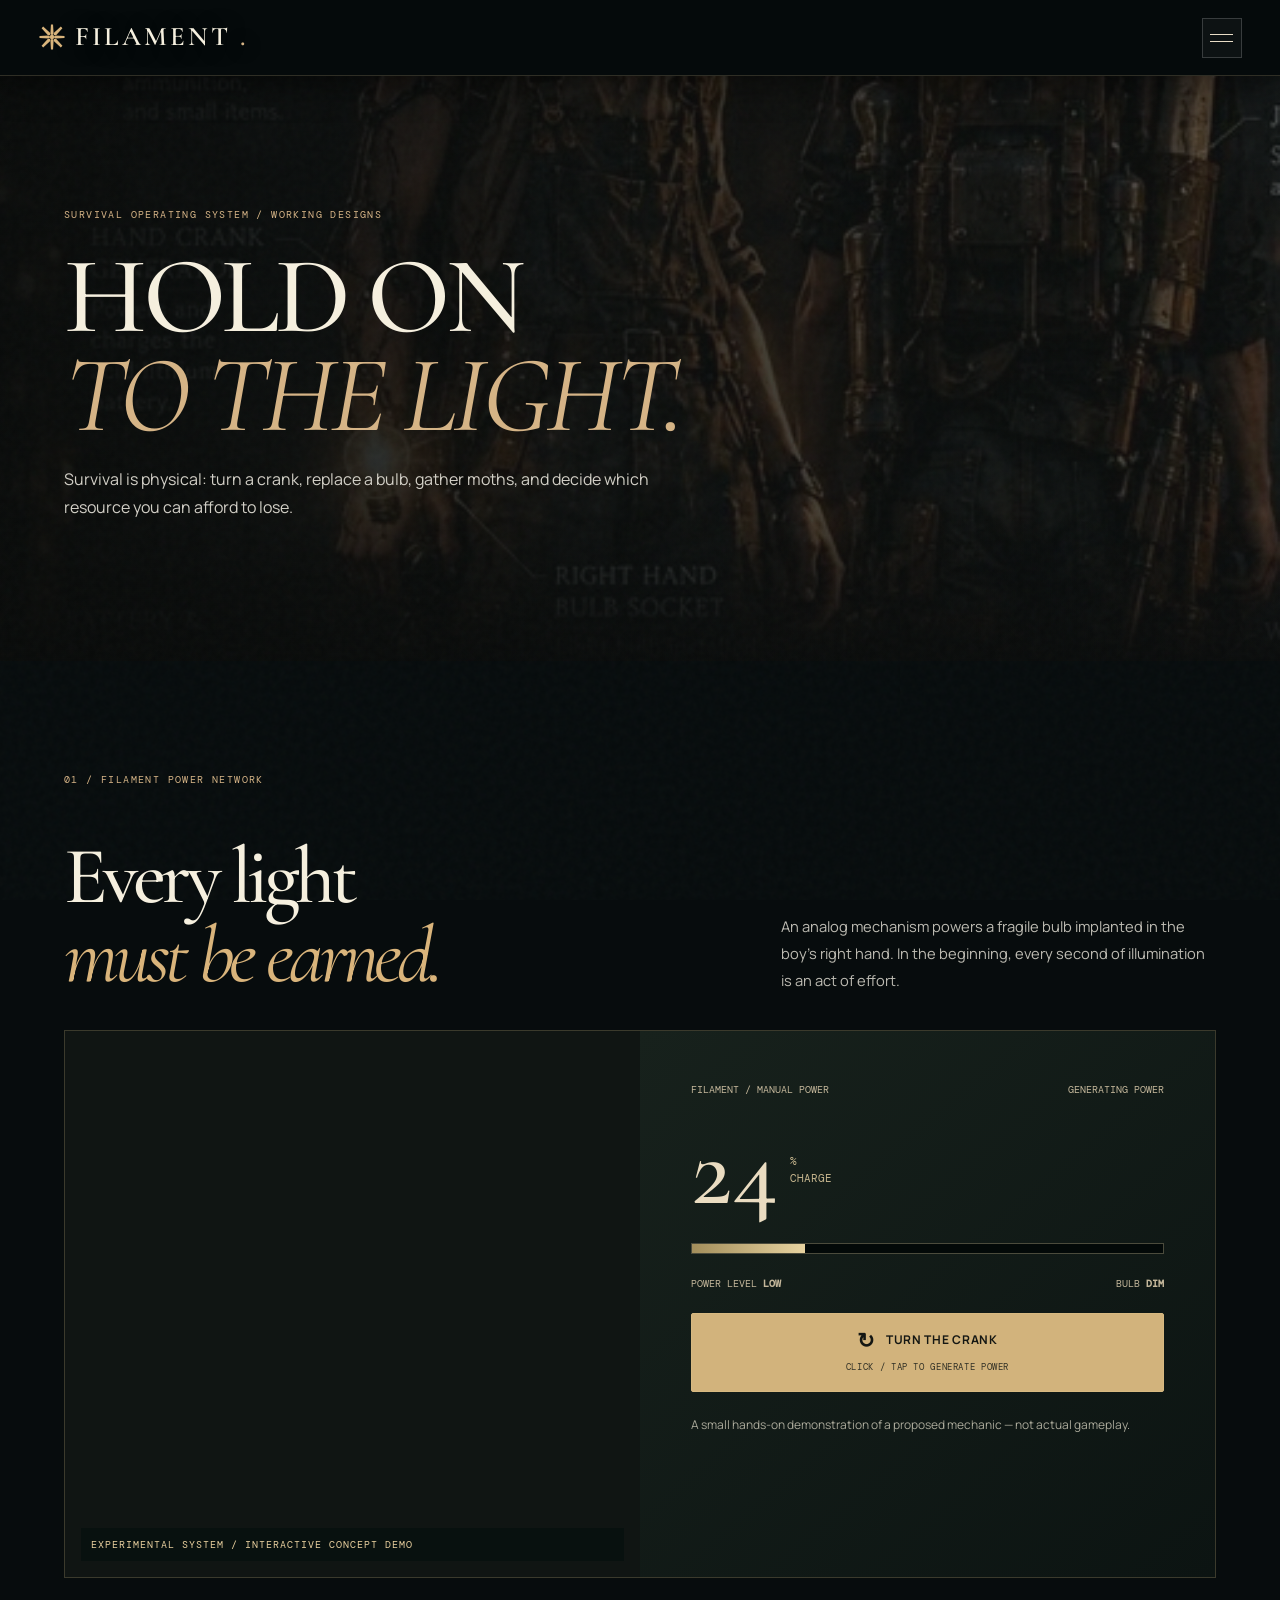
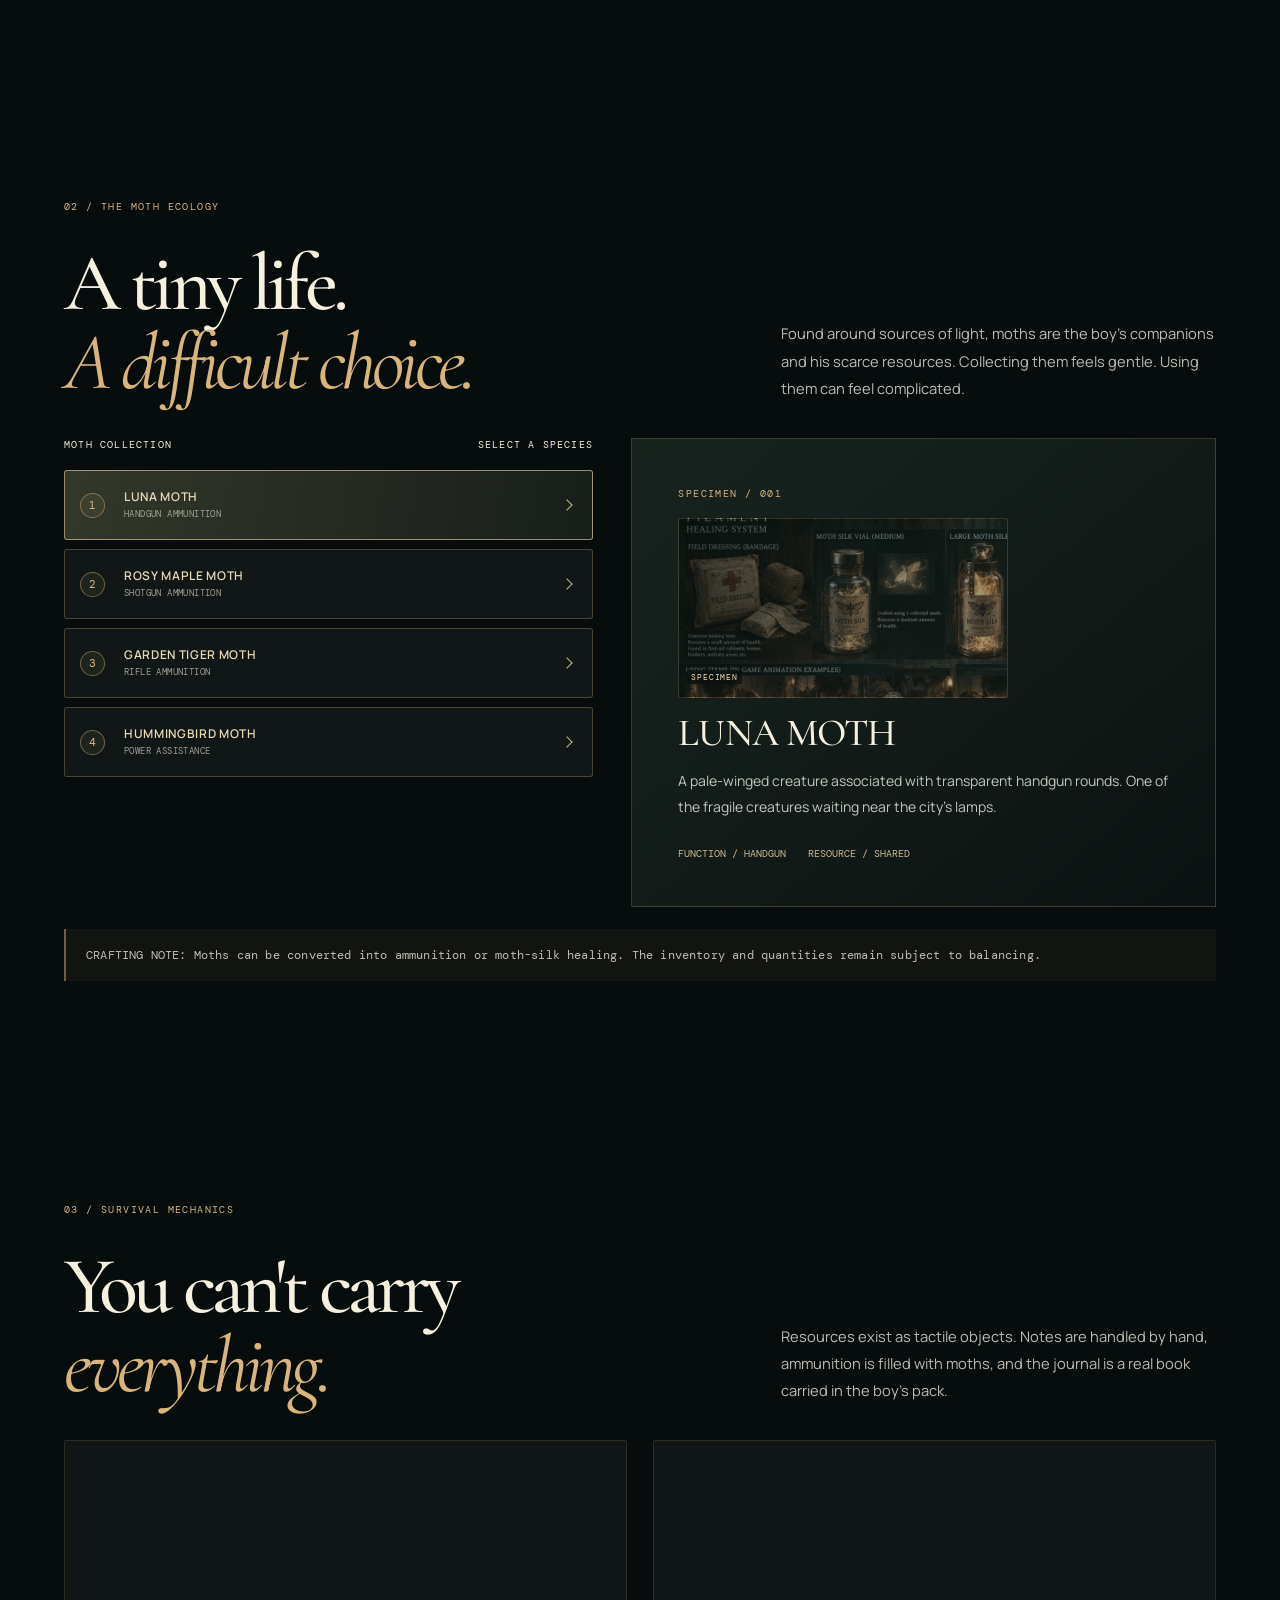
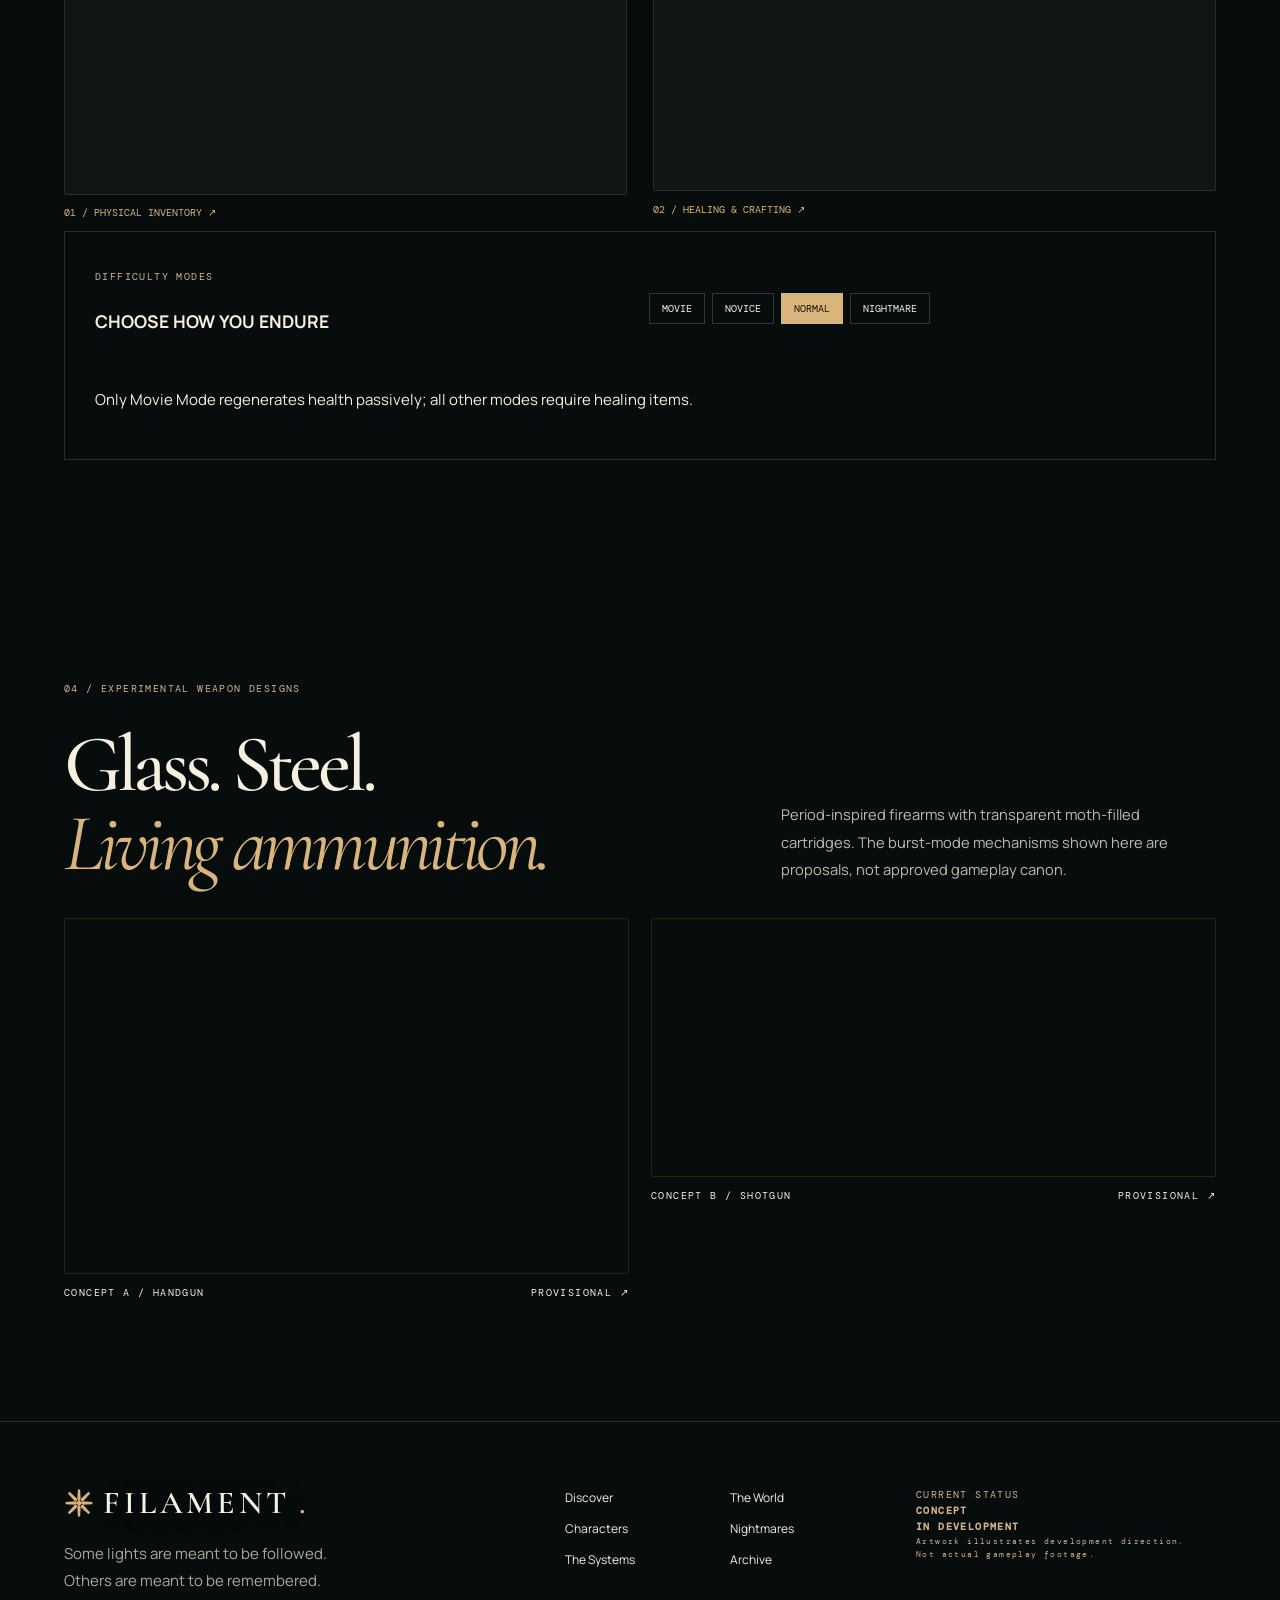
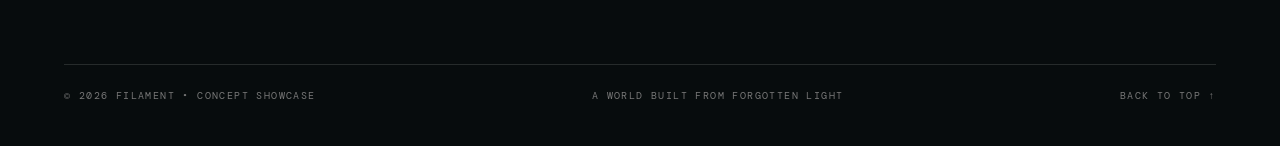
<file: systems.html>
<!doctype html>
<html lang="en"><head><meta charset="utf-8"/><meta name="viewport" content="width=device-width,initial-scale=1"/>
<meta name="theme-color" content="#0b0e0e"/><meta name="description" content="Explore FILAMENT's proposed survival horror mechanics: hand-cranked light, moth resources, crafting, a physical journal and scarce ammunition."/>
<meta property="og:title" content="FILAMENT Gameplay Systems — Light, Moths &amp; Survival"/><meta property="og:description" content="Explore FILAMENT's proposed survival horror mechanics: hand-cranked light, moth resources, crafting, a physical journal and scarce ammunition."/>
<title>FILAMENT Gameplay Systems — Light, Moths &amp; Survival</title><link rel="icon" href="assets/favicon.svg" type="image/svg+xml"/>
<link rel="preconnect" href="https://fonts.googleapis.com"/><link rel="preconnect" href="https://fonts.gstatic.com" crossorigin/>
<link href="https://fonts.googleapis.com/css2?family=Cormorant+Garamond:wght@400;500;600;700&family=DM+Mono:wght@400;500&family=Manrope:wght@400;500;600;700;800&display=swap" rel="stylesheet"/>
<link rel="stylesheet" href="style.css"/>
<script src="script.js" defer></script><link rel="stylesheet" href="filament-immersive.css?v=4.1"/><link rel="stylesheet" href="filament-directors-cut.css?v=6"/><script src="filament-directors-cut.js?v=6" defer></script><link rel="stylesheet" href="filament-unified.css?v=7"><script src="filament-light.js?v=7" defer></script><link rel="stylesheet" href="filament-mobile-polish.css?v=9"><link rel="stylesheet" href="filament-layout-restored.css?v=10"><link rel="stylesheet" href="filament-structure-fix.css?v=12"><link rel="stylesheet" href="filament-v13-fixes.css?v=14"><link rel="stylesheet" href="filament-consistency.css?v=15"><link rel="stylesheet" href="filament-icon-cleanup.css?v=15"><link rel="stylesheet" href="filament-component-repair.css?v=16"><link rel="stylesheet" href="filament-systems-v17.css?v=17"><script src="filament-systems-v17.js?v=17" defer></script><link rel="canonical" href="https://filament.veefivee.com/systems.html"/><meta name="robots" content="index,follow,max-image-preview:large"/><meta property="og:type" content="website"/><meta property="og:url" content="https://filament.veefivee.com/systems.html"/><meta property="og:image" content="https://filament.veefivee.com/assets/gear-hands.webp"/><meta property="og:site_name" content="FILAMENT"/><meta name="twitter:card" content="summary_large_image"/><meta name="twitter:title" content="FILAMENT Gameplay Systems — Light, Moths &amp; Survival"/><meta name="twitter:description" content="Explore FILAMENT's proposed survival horror mechanics: hand-cranked light, moth resources, crafting, a physical journal and scarce ammunition."/><meta name="twitter:image" content="https://filament.veefivee.com/assets/gear-hands.webp"/><script type="application/ld+json">{"@context":"https://schema.org","@type":"WebPage","name":"FILAMENT Gameplay Systems — Light, Moths & Survival","description":"Explore FILAMENT's proposed survival horror mechanics: hand-cranked light, moth resources, crafting, a physical journal and scarce ammunition.","url":"https://filament.veefivee.com/systems.html","isPartOf":{"@type":"WebSite","name":"FILAMENT","url":"https://filament.veefivee.com/"}}</script></head>
<body class="page-systems"><div class="noise" aria-hidden="true"></div><div class="scroll-meter" id="scroll-meter"></div>
<header class="site-header"><a class="wordmark" href="index.html" aria-label="FILAMENT home"><span class="brand-mark" aria-hidden="true"><svg class="filament-logo-symbol" xmlns="http://www.w3.org/2000/svg" viewBox="0 0 32 32" width="28" height="28" focusable="false" aria-hidden="true"><g fill="#d9b47b"><path d="M14.8 1.7h2.4l.6 10.4-1.8 2.4-1.8-2.4zM14.8 30.3h2.4l.6-10.4-1.8-2.4-1.8 2.4zM1.7 14.8v2.4l10.4.6 2.4-1.8-2.4-1.8zM30.3 14.8v2.4l-10.4.6-2.4-1.8 2.4-1.8zM5.9 4.1 4.1 5.9l7 7.8 3 .4-.4-3zM26.1 27.9l1.8-1.8-7-7.8-3-.4.4 3zM26.1 4.1l1.8 1.8-7 7.8-3 .4.4-3zM5.9 27.9l-1.8-1.8 7-7.8 3-.4-.4 3z"/><circle cx="16" cy="16" r="2.5"/></g></svg></span> FILAMENT<span class="wordmark-dot">.</span></a>
<nav class="desktop-nav" aria-label="Main navigation"><a class="nav-link " href="index.html">Discover</a><a class="nav-link " href="world.html">The World</a><a class="nav-link " href="characters.html">Characters</a><a class="nav-link " href="creatures.html">Nightmares</a><a class="nav-link active" href="systems.html">The Systems</a><a class="nav-link " href="archive.html">Archive</a></nav><div class="header-actions"><span class="header-state"><i></i> IN DEVELOPMENT</span><button class="menu-trigger" id="menu-trigger" type="button" aria-label="Open navigation" aria-expanded="false"><span></span><span></span></button></div></header>
<nav class="mobile-nav" id="mobile-nav" aria-label="Mobile navigation"><a class="nav-link " href="index.html">Discover</a><a class="nav-link " href="world.html">The World</a><a class="nav-link " href="characters.html">Characters</a><a class="nav-link " href="creatures.html">Nightmares</a><a class="nav-link active" href="systems.html">The Systems</a><a class="nav-link " href="archive.html">Archive</a></nav>
<main id="main"><section class="inner-hero systems-hero"><div class="inner-hero-bg" style="background-image:url('assets/gear-filament.webp')"></div><div class="inner-hero-shade"></div><div class="container inner-hero-content"><span class="eyebrow gold">SURVIVAL OPERATING SYSTEM / WORKING DESIGNS</span><h1>HOLD ON<br/><em>TO THE LIGHT.</em></h1><p>Survival is physical: turn a crank, replace a bulb, gather moths, and decide which resource you can afford to lose.</p></div></section>
<section class="section container" id="light"><div class="section-kicker reveal">01 / FILAMENT POWER NETWORK</div><div class="section-header reveal"><div><h2 class="display-heading">Every light<br/><em>must be earned.</em></h2></div><p>An analog mechanism powers a fragile bulb implanted in the boy's right hand. In the beginning, every second of illumination is an act of effort.</p></div><div class="power-console reveal"><div class="power-art"><img src="assets/gear-hands.webp" alt="Bulb, wire and hand-crank device design study" loading="lazy"/><div class="power-overlay">EXPERIMENTAL SYSTEM / INTERACTIVE CONCEPT DEMO</div></div><div class="power-interface"><div class="console-top"><span>FILAMENT / MANUAL POWER</span><span id="console-state">READY TO CRANK</span></div><div class="charge-readout"><span id="charge-number">24</span><small>%<br/>CHARGE</small></div><div class="battery-track"><div class="battery-fill" id="battery-fill"></div></div><div class="console-indicators"><span>POWER LEVEL <b id="power-level">LOW</b></span><span>BULB <b id="bulb-state">DIM</b></span></div><button type="button" class="crank-button" id="crank-button"><span class="crank-icon" id="crank-icon">↻</span><span>TURN THE CRANK</span><small>CLICK / TAP TO GENERATE POWER</small></button><p class="console-hint">A small hands-on demonstration of a proposed mechanic — not actual gameplay.</p></div></div></section>
<section class="section moth-section" id="moths"><div class="container"><div class="section-header reveal"><div><div class="section-kicker">02 / THE MOTH ECOLOGY</div><h2 class="display-heading">A tiny life.<br/><em>A difficult choice.</em></h2></div><p>Found around sources of light, moths are the boy's companions and his scarce resources. Collecting them feels gentle. Using them can feel complicated.</p></div><div class="moth-lab reveal"><div class="moth-collection"><div class="lab-head"><span>MOTH COLLECTION</span><span>SELECT A SPECIES</span></div><button class="moth-button selected" data-moth="luna"><span class="moth-glyph" aria-hidden="true">1</span><span><strong>LUNA MOTH</strong><small>HANDGUN AMMUNITION</small></span><span class="list-arrow" aria-hidden="true"></span></button><button class="moth-button" data-moth="rosy"><span class="moth-glyph" aria-hidden="true">2</span><span><strong>ROSY MAPLE MOTH</strong><small>SHOTGUN AMMUNITION</small></span><span class="list-arrow" aria-hidden="true"></span></button><button class="moth-button" data-moth="tiger"><span class="moth-glyph" aria-hidden="true">3</span><span><strong>GARDEN TIGER MOTH</strong><small>RIFLE AMMUNITION</small></span><span class="list-arrow" aria-hidden="true"></span></button><button class="moth-button" data-moth="hummingbird"><span class="moth-glyph" aria-hidden="true">4</span><span><strong>HUMMINGBIRD MOTH</strong><small>POWER ASSISTANCE</small></span><span class="list-arrow" aria-hidden="true"></span></button></div><div class="moth-display"><span class="eyebrow gold">SPECIMEN / <span id="moth-id">001</span></span><div class="moth-visual" id="moth-visual" aria-hidden="true"></div><h3 id="moth-name">LUNA MOTH</h3><p id="moth-description">A pale-winged creature associated with transparent handgun rounds. One of the fragile creatures waiting near the city's lamps.</p><div class="moth-meta"><span id="moth-function">FUNCTION / HANDGUN</span><span>RESOURCE / SHARED</span></div></div></div><div class="moth-footnote reveal">CRAFTING NOTE: Moths can be converted into ammunition or moth-silk healing. The inventory and quantities remain subject to balancing.</div></div></section>
<section class="section container" id="survival"><div class="section-header reveal"><div><div class="section-kicker">03 / SURVIVAL MECHANICS</div><h2 class="display-heading">You can't carry<br/><em>everything.</em></h2></div><p>Resources exist as tactile objects. Notes are handled by hand, ammunition is filled with moths, and the journal is a real book carried in the boy's pack.</p></div><div class="mechanics-layout"><div class="mechanic-shot reveal"><img src="assets/gear-journal.webp" alt="Diegetic journal and inventory interface concept art" loading="lazy" data-zoom="Physical journal, map and inventory concept"/><span>01 / PHYSICAL INVENTORY ↗</span></div><div class="mechanic-shot reveal"><img src="assets/gear-moths.webp" alt="Moth silk crafting and healing game systems reference" loading="lazy" data-zoom="Moth-silk and healing concept"/><span>02 / HEALING & CRAFTING ↗</span></div></div><div class="difficulty-strip reveal"><div><span class="eyebrow gold">DIFFICULTY MODES</span><h3>CHOOSE HOW YOU ENDURE</h3></div><div class="difficulty-options"><span>MOVIE</span><span>NOVICE</span><span class="selected">NORMAL</span><span>NIGHTMARE</span></div><p>Only Movie Mode regenerates health passively; all other modes require healing items.</p></div></section>
<section class="section armory-section"><div class="container"><div class="section-header reveal"><div><div class="section-kicker">04 / EXPERIMENTAL WEAPON DESIGNS</div><h2 class="display-heading">Glass. Steel.<br/><em>Living ammunition.</em></h2></div><p>Period-inspired firearms with transparent moth-filled cartridges. The burst-mode mechanisms shown here are proposals, not approved gameplay canon.</p></div><div class="armory-grid"><figure class="reveal"><img src="assets/gun-pistol.webp" alt="Concept design sheet for a moth-ammunition handgun" loading="lazy" data-zoom="Provisional glass-ammunition pistol"/><figcaption>CONCEPT A / HANDGUN <span>PROVISIONAL ↗</span></figcaption></figure><figure class="reveal"><img src="assets/gun-shotgun.webp" alt="Concept design sheet for moth-ammunition pump shotgun" loading="lazy" data-zoom="Provisional glass-ammunition shotgun"/><figcaption>CONCEPT B / SHOTGUN <span>PROVISIONAL ↗</span></figcaption></figure></div></div></section></main>
<footer class="footer"><div class="footer-top"><div><a class="wordmark footer-wordmark" href="index.html"><span class="brand-mark" aria-hidden="true"><svg class="filament-logo-symbol" xmlns="http://www.w3.org/2000/svg" viewBox="0 0 32 32" width="28" height="28" focusable="false" aria-hidden="true"><g fill="#d9b47b"><path d="M14.8 1.7h2.4l.6 10.4-1.8 2.4-1.8-2.4zM14.8 30.3h2.4l.6-10.4-1.8-2.4-1.8 2.4zM1.7 14.8v2.4l10.4.6 2.4-1.8-2.4-1.8zM30.3 14.8v2.4l-10.4.6-2.4-1.8 2.4-1.8zM5.9 4.1 4.1 5.9l7 7.8 3 .4-.4-3zM26.1 27.9l1.8-1.8-7-7.8-3-.4.4 3zM26.1 4.1l1.8 1.8-7 7.8-3 .4.4-3zM5.9 27.9l-1.8-1.8 7-7.8 3-.4-.4 3z"/><circle cx="16" cy="16" r="2.5"/></g></svg></span> FILAMENT<span class="wordmark-dot">.</span></a><p>Some lights are meant to be followed.<br/>Others are meant to be remembered.</p></div><div class="footer-links"><a href="index.html">Discover</a><a href="world.html">The World</a><a href="characters.html">Characters</a><a href="creatures.html">Nightmares</a><a href="systems.html">The Systems</a><a href="archive.html">Archive</a></div><div class="footer-stamp"><span class="eyebrow">CURRENT STATUS</span><strong>CONCEPT<br/>IN DEVELOPMENT</strong><small>Artwork illustrates development direction.<br/>Not actual gameplay footage.</small></div></div><div class="footer-bottom"><span>© 2026 FILAMENT • CONCEPT SHOWCASE</span><span>A WORLD BUILT FROM FORGOTTEN LIGHT</span><a href="#main">BACK TO TOP ↑</a></div></footer>
<div class="lightbox" id="lightbox" hidden role="dialog" aria-modal="true" aria-label="Concept artwork viewer"><button class="lightbox-close" data-lightbox-close aria-label="Close artwork">×</button><img id="lightbox-image" alt="Selected FILAMENT concept art"/><div id="lightbox-caption"></div></div>
</body></html>
</file>
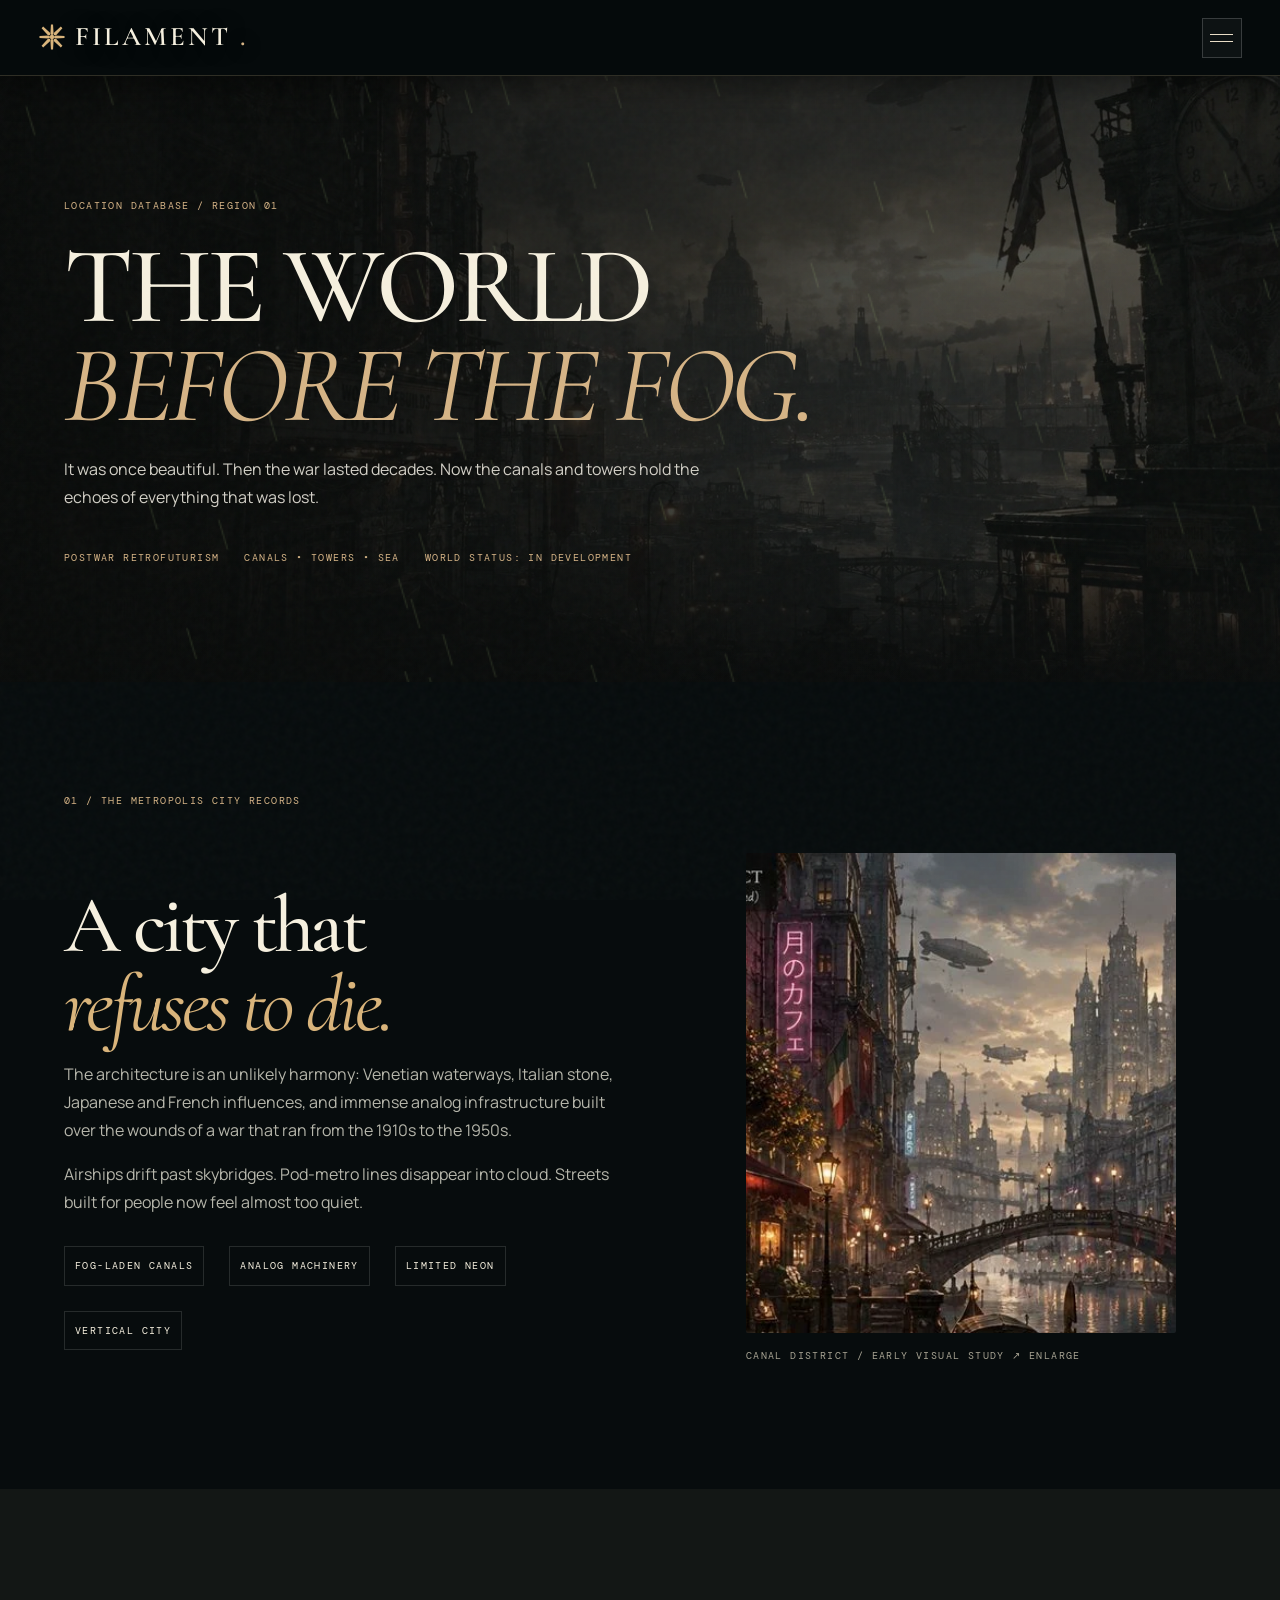
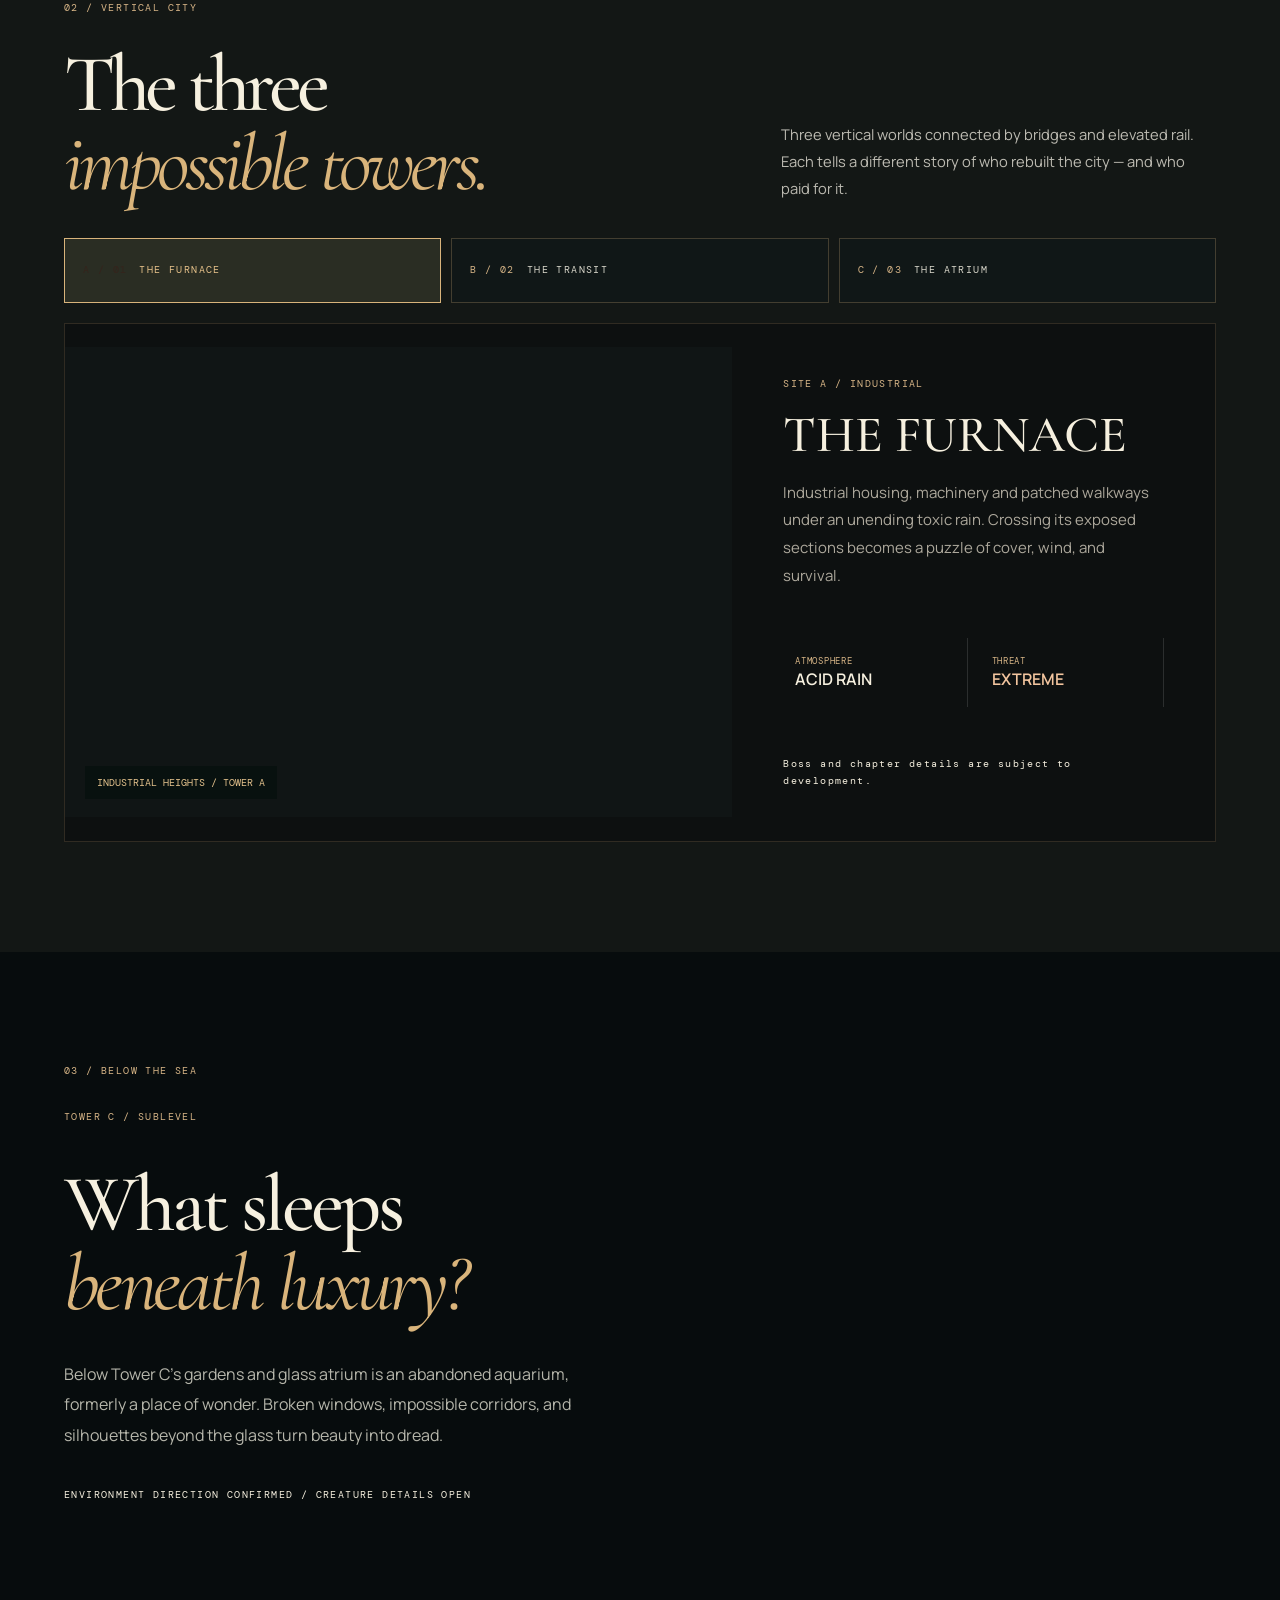
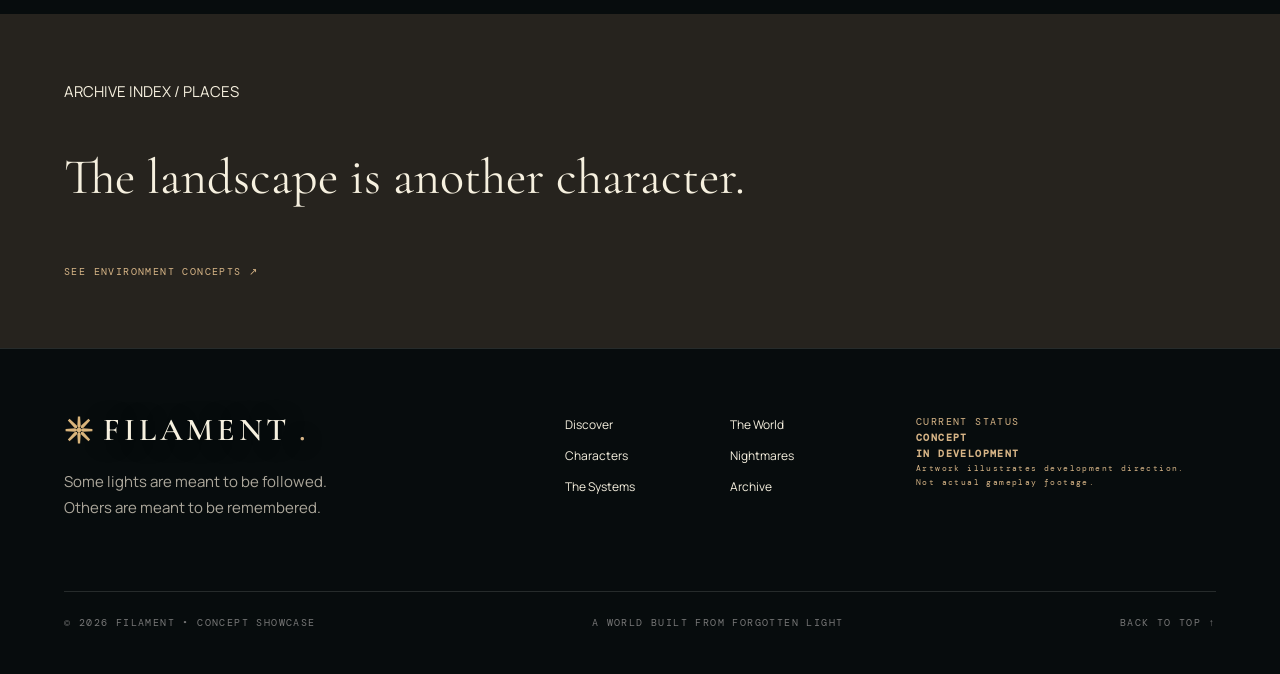
<file: world.html>
<!doctype html>
<html lang="en"><head><meta charset="utf-8"/><meta name="viewport" content="width=device-width,initial-scale=1"/>
<meta name="theme-color" content="#0b0e0e"/><meta name="description" content="Explore the city of FILAMENT: atmospheric canals, towering industrial districts, acid rain and an abandoned aquarium in this indie survival horror game."/>
<meta property="og:title" content="FILAMENT World — Postwar Dieselpunk Horror City"/><meta property="og:description" content="Explore the city of FILAMENT: atmospheric canals, towering industrial districts, acid rain and an abandoned aquarium in this indie survival horror game."/>
<title>FILAMENT World — Postwar Dieselpunk Horror City</title><link rel="icon" href="assets/favicon.svg" type="image/svg+xml"/>
<link rel="preconnect" href="https://fonts.googleapis.com"/><link rel="preconnect" href="https://fonts.gstatic.com" crossorigin/>
<link href="https://fonts.googleapis.com/css2?family=Cormorant+Garamond:wght@400;500;600;700&family=DM+Mono:wght@400;500&family=Manrope:wght@400;500;600;700;800&display=swap" rel="stylesheet"/>
<link rel="stylesheet" href="style.css"/>
<script src="script.js" defer></script><link rel="stylesheet" href="filament-immersive.css?v=4.1"/><link rel="stylesheet" href="filament-directors-cut.css?v=6"/><script src="filament-directors-cut.js?v=6" defer></script><link rel="stylesheet" href="filament-unified.css?v=7"><script src="filament-light.js?v=7" defer></script><link rel="stylesheet" href="filament-mobile-polish.css?v=9"><link rel="stylesheet" href="filament-layout-restored.css?v=10"><link rel="stylesheet" href="filament-structure-fix.css?v=12"><link rel="stylesheet" href="filament-v13-fixes.css?v=14"><link rel="stylesheet" href="filament-consistency.css?v=15"><link rel="stylesheet" href="filament-icon-cleanup.css?v=15"><link rel="stylesheet" href="filament-component-repair.css?v=16"><link rel="canonical" href="https://filament.veefivee.com/world.html"/><meta name="robots" content="index,follow,max-image-preview:large"/><meta property="og:type" content="website"/><meta property="og:url" content="https://filament.veefivee.com/world.html"/><meta property="og:image" content="https://filament.veefivee.com/assets/world-city.webp"/><meta property="og:site_name" content="FILAMENT"/><meta name="twitter:card" content="summary_large_image"/><meta name="twitter:title" content="FILAMENT World — Postwar Dieselpunk Horror City"/><meta name="twitter:description" content="Explore the city of FILAMENT: atmospheric canals, towering industrial districts, acid rain and an abandoned aquarium in this indie survival horror game."/><meta name="twitter:image" content="https://filament.veefivee.com/assets/world-city.webp"/><script type="application/ld+json">{"@context":"https://schema.org","@type":"WebPage","name":"FILAMENT World — Postwar Dieselpunk Horror City","description":"Explore the city of FILAMENT: atmospheric canals, towering industrial districts, acid rain and an abandoned aquarium in this indie survival horror game.","url":"https://filament.veefivee.com/world.html","isPartOf":{"@type":"WebSite","name":"FILAMENT","url":"https://filament.veefivee.com/"}}</script></head>
<body class="page-world"><div class="noise" aria-hidden="true"></div><div class="scroll-meter" id="scroll-meter"></div>
<header class="site-header"><a class="wordmark" href="index.html" aria-label="FILAMENT home"><span class="brand-mark" aria-hidden="true"><svg class="filament-logo-symbol" xmlns="http://www.w3.org/2000/svg" viewBox="0 0 32 32" width="28" height="28" focusable="false" aria-hidden="true"><g fill="#d9b47b"><path d="M14.8 1.7h2.4l.6 10.4-1.8 2.4-1.8-2.4zM14.8 30.3h2.4l.6-10.4-1.8-2.4-1.8 2.4zM1.7 14.8v2.4l10.4.6 2.4-1.8-2.4-1.8zM30.3 14.8v2.4l-10.4.6-2.4-1.8 2.4-1.8zM5.9 4.1 4.1 5.9l7 7.8 3 .4-.4-3zM26.1 27.9l1.8-1.8-7-7.8-3-.4.4 3zM26.1 4.1l1.8 1.8-7 7.8-3 .4.4-3zM5.9 27.9l-1.8-1.8 7-7.8 3-.4-.4 3z"/><circle cx="16" cy="16" r="2.5"/></g></svg></span> FILAMENT<span class="wordmark-dot">.</span></a>
<nav class="desktop-nav" aria-label="Main navigation"><a class="nav-link " href="index.html">Discover</a><a class="nav-link active" href="world.html">The World</a><a class="nav-link " href="characters.html">Characters</a><a class="nav-link " href="creatures.html">Nightmares</a><a class="nav-link " href="systems.html">The Systems</a><a class="nav-link " href="archive.html">Archive</a></nav><div class="header-actions"><span class="header-state"><i></i> IN DEVELOPMENT</span><button class="menu-trigger" id="menu-trigger" type="button" aria-label="Open navigation" aria-expanded="false"><span></span><span></span></button></div></header>
<nav class="mobile-nav" id="mobile-nav" aria-label="Mobile navigation"><a class="nav-link " href="index.html">Discover</a><a class="nav-link active" href="world.html">The World</a><a class="nav-link " href="characters.html">Characters</a><a class="nav-link " href="creatures.html">Nightmares</a><a class="nav-link " href="systems.html">The Systems</a><a class="nav-link " href="archive.html">Archive</a></nav>
<main id="main"><section class="inner-hero world-hero"><div class="inner-hero-bg" style="background-image:url('assets/world-city.webp')"></div><div class="inner-hero-shade"></div><div class="container inner-hero-content"><span class="eyebrow gold">LOCATION DATABASE / REGION 01</span><h1>THE WORLD<br/><em>BEFORE THE FOG.</em></h1><p>It was once beautiful. Then the war lasted decades. Now the canals and towers hold the echoes of everything that was lost.</p><div class="hero-specs"><span>POSTWAR RETROFUTURISM</span><span>CANALS • TOWERS • SEA</span><span>WORLD STATUS: IN DEVELOPMENT</span></div></div></section>
<section class="section container" id="canals"><div class="section-kicker reveal">01 / THE METROPOLIS <span class="hairline"></span> CITY RECORDS</div><div class="split-feature"><div class="reveal"><h2 class="display-heading">A city that<br/><em>refuses to die.</em></h2><p class="large-p">The architecture is an unlikely harmony: Venetian waterways, Italian stone, Japanese and French influences, and immense analog infrastructure built over the wounds of a war that ran from the 1910s to the 1950s.</p><p class="muted-p">Airships drift past skybridges. Pod-metro lines disappear into cloud. Streets built for people now feel almost too quiet.</p><div class="design-tags"><span>FOG-LADEN CANALS</span><span>ANALOG MACHINERY</span><span>LIMITED NEON</span><span>VERTICAL CITY</span></div></div><figure class="feature-photo reveal"><img src="assets/world-canals.webp" alt="Fictional dieselpunk city canal concept" loading="lazy" data-zoom="The canal district — environmental concept art"/><figcaption>CANAL DISTRICT / EARLY VISUAL STUDY <span>↗ ENLARGE</span></figcaption></figure></div></section>
<section class="section tower-section" id="towers"><div class="container"><div class="section-header reveal"><div><div class="section-kicker">02 / VERTICAL CITY</div><h2 class="display-heading">The three<br/><em>impossible towers.</em></h2></div><p>Three vertical worlds connected by bridges and elevated rail. Each tells a different story of who rebuilt the city — and who paid for it.</p></div>
<div class="tower-selector reveal" role="tablist" aria-label="Select a tower"><button type="button" role="tab" class="tower-tab selected" aria-selected="true" data-tower="a"><span>A / 01</span> THE FURNACE</button><button type="button" role="tab" class="tower-tab" aria-selected="false" data-tower="b"><span>B / 02</span> THE TRANSIT</button><button type="button" role="tab" class="tower-tab" aria-selected="false" data-tower="c"><span>C / 03</span> THE ATRIUM</button></div>
<div class="tower-detail" id="tower-detail"><div class="tower-detail-art"><img id="tower-image" src="assets/world-furnace.webp" alt="Tower A concept art"/><span id="tower-art-label">INDUSTRIAL HEIGHTS / TOWER A</span></div><div class="tower-detail-text"><span class="eyebrow gold" id="tower-state">SITE A / INDUSTRIAL</span><h3 id="tower-title">THE FURNACE</h3><p id="tower-description">Industrial housing, machinery and patched walkways under an unending toxic rain. Crossing its exposed sections becomes a puzzle of cover, wind, and survival.</p><div class="tower-metrics"><div><small>ATMOSPHERE</small><strong id="tower-atmosphere">ACID RAIN</strong></div><div><small>THREAT</small><strong id="tower-threat">EXTREME</strong></div></div><small class="tower-disclaimer" id="tower-note">Boss and chapter details are subject to development.</small></div></div>
</div></section><section class="section container" id="aquarium"><div class="section-kicker reveal">03 / BELOW THE SEA</div><div class="image-story"><div class="image-story-text reveal"><span class="eyebrow gold">TOWER C / SUBLEVEL</span><h2 class="display-heading">What sleeps<br/><em>beneath luxury?</em></h2><p>Below Tower C's gardens and glass atrium is an abandoned aquarium, formerly a place of wonder. Broken windows, impossible corridors, and silhouettes beyond the glass turn beauty into dread.</p><span class="design-note">ENVIRONMENT DIRECTION CONFIRMED / CREATURE DETAILS OPEN</span></div><img class="reveal" src="assets/world-aquarium.webp" alt="Submerged abandoned aquarium visual concept" loading="lazy" data-zoom="The abandoned aquarium — concept art"/></div></section><section class="story-banner"><div class="container"><span>ARCHIVE INDEX / PLACES</span><h2>The landscape is another character.</h2><a class="text-link" href="archive.html">SEE ENVIRONMENT CONCEPTS ↗</a></div></section></main>
<footer class="footer"><div class="footer-top"><div><a class="wordmark footer-wordmark" href="index.html"><span class="brand-mark" aria-hidden="true"><svg class="filament-logo-symbol" xmlns="http://www.w3.org/2000/svg" viewBox="0 0 32 32" width="28" height="28" focusable="false" aria-hidden="true"><g fill="#d9b47b"><path d="M14.8 1.7h2.4l.6 10.4-1.8 2.4-1.8-2.4zM14.8 30.3h2.4l.6-10.4-1.8-2.4-1.8 2.4zM1.7 14.8v2.4l10.4.6 2.4-1.8-2.4-1.8zM30.3 14.8v2.4l-10.4.6-2.4-1.8 2.4-1.8zM5.9 4.1 4.1 5.9l7 7.8 3 .4-.4-3zM26.1 27.9l1.8-1.8-7-7.8-3-.4.4 3zM26.1 4.1l1.8 1.8-7 7.8-3 .4.4-3zM5.9 27.9l-1.8-1.8 7-7.8 3-.4-.4 3z"/><circle cx="16" cy="16" r="2.5"/></g></svg></span> FILAMENT<span class="wordmark-dot">.</span></a><p>Some lights are meant to be followed.<br/>Others are meant to be remembered.</p></div><div class="footer-links"><a href="index.html">Discover</a><a href="world.html">The World</a><a href="characters.html">Characters</a><a href="creatures.html">Nightmares</a><a href="systems.html">The Systems</a><a href="archive.html">Archive</a></div><div class="footer-stamp"><span class="eyebrow">CURRENT STATUS</span><strong>CONCEPT<br/>IN DEVELOPMENT</strong><small>Artwork illustrates development direction.<br/>Not actual gameplay footage.</small></div></div><div class="footer-bottom"><span>© 2026 FILAMENT • CONCEPT SHOWCASE</span><span>A WORLD BUILT FROM FORGOTTEN LIGHT</span><a href="#main">BACK TO TOP ↑</a></div></footer>
<div class="lightbox" id="lightbox" hidden role="dialog" aria-modal="true" aria-label="Concept artwork viewer"><button class="lightbox-close" data-lightbox-close aria-label="Close artwork">×</button><img id="lightbox-image" alt="Selected FILAMENT concept art"/><div id="lightbox-caption"></div></div>
</body></html>
</file>
<file: style.css>
:root{--bg:#0b0d0d;--panel:#161a19;--ink:#ebe9df;--muted:#ada89c;--gold:#d9b47b;--line:#ffffff20}*{box-sizing:border-box}html{scroll-behavior:smooth}body{margin:0;background:var(--bg);color:var(--ink);font:15px/1.75 Manrope,Arial,sans-serif}a{color:inherit;text-decoration:none}button,input{font:inherit}button{cursor:pointer;color:inherit}img{display:block;max-width:100%;object-fit:cover}main{overflow:hidden}.container{width:min(1240px,90%);margin:auto}.site-header{height:84px;position:sticky;top:0;z-index:60;background:#0c0e0de8;backdrop-filter:blur(22px);border-bottom:1px solid var(--line);display:flex;align-items:center;justify-content:space-between;padding:0 5%}.wordmark{font:600 29px/1 'Cormorant Garamond',Georgia,serif;letter-spacing:.12em}.brand-mark,.wordmark-dot,.gold,.period{color:var(--gold)}.desktop-nav,.header-actions,.hero-ctas,.hero-bottom,.hero-topline,.section-header,.design-tags,.hero-specs,.hero-coordinate,.tower-selector,.footer-bottom{display:flex;align-items:center;gap:25px}.nav-link{color:#b4b2a9;font-size:11px;letter-spacing:.08em;text-transform:uppercase}.nav-link:hover,.nav-link.active,.text-link:hover{color:var(--gold)}.header-state,.eyebrow,.section-kicker,.section-index,.design-tags,.hero-specs,.hero-coordinate,.scroll-cue,.section-index,.btn,.text-link,.design-note,.tile-n,.tile-label small,.tile-label span,.vertical-label,.encounter-art-note,.character-facts small,.tower-tab,.tower-metrics small,.tower-disclaimer,figcaption,.footer-stamp,.footer-bottom{font-family:'DM Mono',monospace;font-size:10px;letter-spacing:.14em}.header-state{color:#b4ae9f}.header-state i,.pulse-dot{display:inline-block;width:6px;height:6px;background:var(--gold);border-radius:50%;margin-right:7px;box-shadow:0 0 15px var(--gold)}.menu-trigger{display:none;background:none;border:0}.mobile-nav{display:none}.section{padding:110px 0}.hero-main{min-height:calc(100vh - 84px);position:relative;display:flex;align-items:center;background:radial-gradient(ellipse at 75% 37%,#68574455,transparent 51%),linear-gradient(120deg,#080a0a 5%,#172022 100%)}.hero-scene,.inner-hero-bg{position:absolute;inset:0;background-size:cover;background-position:center;opacity:.5}.hero-scene{background-image:linear-gradient(90deg,#0b0d0d 2%,transparent 95%),url('https://images.unsplash.com/photo-1519608487953-e999c86e7455?auto=format&fit=crop&w=1800&q=80')}.hero-vignette,.inner-hero-shade{position:absolute;inset:0;background:linear-gradient(90deg,#090b0af0 0%,#090b0a99 54%,#090b0a55 100%),linear-gradient(0deg,#0b0d0d,transparent 25%)}.hero-content{position:relative;z-index:2;padding:70px 0}.hero-topline{justify-content:space-between;color:#d7ccba}.hero-title-box{max-width:820px;margin:11vh 0}.hero-main h1,.inner-hero h1{font-family:'Cormorant Garamond',Georgia,serif;line-height:.84;font-weight:500;font-size:clamp(62px,8vw,132px);letter-spacing:-.04em;margin:22px 0 28px}.hero-main h1 em,.inner-hero h1 em,.display-heading em{color:var(--gold);font-weight:400}.hero-desc,.inner-hero-content>p{max-width:540px;color:#d3d0c7;font-size:16px}.btn{display:inline-flex;justify-content:center;align-items:center;gap:30px;padding:15px 25px;border:1px solid #b2a18b;text-transform:uppercase;font-size:11px;white-space:nowrap;transition:.3s}.btn:hover{transform:translateY(-3px)}.btn-gold{background:var(--gold);color:#101211;border-color:var(--gold);font-weight:800}.btn-outline{background:#1117}.hero-bottom{justify-content:space-between;flex-wrap:wrap}.bulb-toggle{background:#1f241eae;border:1px solid #d9b47b55;border-radius:40px;padding:9px 18px;font-family:'DM Mono',monospace;font-size:11px;display:flex;align-items:center;gap:10px}.bulb-toggle-icon{color:var(--gold)}.light-off .hero-glow{display:none}.light-off .hero-scene{filter:brightness(.25)}.switch{width:30px;height:15px;background:#a27c44;border-radius:15px;padding:2px}.switch i{display:block;width:11px;height:11px;border-radius:50%;background:white;transform:translateX(14px)}.light-off .switch i{transform:none}.hero-side-text{position:absolute;right:20px;top:55%;writing-mode:vertical-rl;font-family:monospace;font-size:10px;letter-spacing:.2em;opacity:.5}.ticker{background:#d4b27f;color:#1a1b1a;overflow:hidden;white-space:nowrap}.ticker-track{display:flex;justify-content:space-around;gap:30px;padding:10px;min-width:1100px;font:12px 'DM Mono',monospace;letter-spacing:.2em}.section-kicker{color:var(--gold);margin-bottom:28px}.display-heading{font:500 clamp(49px,5.6vw,88px)/.95 'Cormorant Garamond',Georgia,serif;margin:0 0 30px;letter-spacing:-.035em}.intro-layout,.split-feature,.encounter-grid,.image-story,.tower-detail{display:grid;grid-template-columns:1.1fr 1fr;gap:7%;align-items:center}.intro-aside,.section-header>p,.encounter-copy>p,.image-story-text>p,.muted-p,.large-p{max-width:550px;color:#b6b6ab;font-size:16px}.quote-bar{display:flex;gap:28px;align-items:center;margin-top:70px;padding:30px 0;border-top:1px solid var(--line);border-bottom:1px solid var(--line)}.quote-bar>span{font:70px Georgia,serif;color:var(--gold)}.quote-bar p{font:italic 28px 'Cormorant Garamond',serif}.quote-bar small{font-size:10px;color:var(--gold)}.section-header{align-items:end;justify-content:space-between;margin-bottom:45px}.world-preview{background:#101313}.world-preview-grid{display:grid;grid-template-columns:repeat(3,1fr);gap:16px}.feature-tile{min-height:430px;position:relative;overflow:hidden;background:linear-gradient(155deg,#283330,#44382d 55%,#0e161a);border:1px solid var(--line)}.feature-tile img{width:100%;height:100%;position:absolute;inset:0;transition:.6s}.feature-tile:hover img{transform:scale(1.055)}.feature-tile:after{content:"";position:absolute;inset:0;background:linear-gradient(0deg,#040505df,transparent 75%)}.tile-label,.tile-n{position:absolute;z-index:2;left:25px}.tile-n{top:22px}.tile-label{bottom:25px;display:flex;flex-direction:column;gap:7px}.tile-label strong{font:35px 'Cormorant Garamond',serif}.tile-label span{color:var(--gold)}.encounter-art{min-height:600px;background:#1b1c1a;position:relative}.encounter-art img{height:600px;width:100%;object-fit:cover;object-position:top}.vertical-label{position:absolute;top:30px;left:30px;z-index:2}.encounter-art-note{position:absolute;bottom:15px;left:15px;background:#080909b0;padding:10px}.character-facts,.tower-metrics{display:flex;gap:25px;flex-wrap:wrap;margin:30px 0}.character-facts div,.tower-metrics div{padding:0 20px 0 0;border-right:1px solid var(--line);display:flex;flex-direction:column}.character-facts small,.tower-metrics small{color:var(--gold)}.character-facts b{font-size:12px}.inner-hero{min-height:68vh;position:relative;display:flex;align-items:end;background:#171c1a}.inner-hero-bg{opacity:.5}.inner-hero-content{position:relative;z-index:2;padding:120px 0 80px}.inner-hero h1{font-size:clamp(62px,7vw,112px);margin:25px 0}.hero-specs{flex-wrap:wrap;margin-top:38px;color:var(--gold)}.feature-photo img{width:100%;min-height:480px;max-height:650px;object-fit:cover}.feature-photo figcaption{margin-top:14px;color:#a7a393}.design-tags{flex-wrap:wrap;margin-top:30px}.design-tags span{border:1px solid var(--line);padding:10px}.tower-section{background:#131715}.tower-selector{gap:0;flex-wrap:wrap}.tower-tab{border:1px solid var(--line);background:#1a201d;padding:18px 26px;flex:1;min-width:180px}.tower-tab span{display:block;color:var(--gold)}.tower-tab.selected{background:var(--gold);color:#111}.tower-tab.selected span{color:#35241c}.tower-detail{background:#0d1010;gap:0}.tower-detail-art img{height:450px;width:100%;object-fit:cover}.tower-detail-art{position:relative}.tower-detail-art>span{position:absolute;bottom:12px;left:20px;background:#070909ac;padding:10px;font:10px monospace}.tower-detail-text{padding:7%}.tower-detail-text h3{font:52px 'Cormorant Garamond',serif;margin:10px 0}.tower-detail-text p{color:var(--muted)}.image-story>img{width:100%;height:480px;object-fit:cover}.story-banner{padding:65px 0;background:#26231e}.story-banner h2{font:50px 'Cormorant Garamond',serif}.text-link{color:var(--gold);display:inline-flex;margin-top:15px}.footer{border-top:1px solid var(--line);padding:65px 5% 20px}.footer-top{display:flex;justify-content:space-between;gap:40px;flex-wrap:wrap}.footer-top p{color:var(--muted)}.footer-links{display:grid;grid-template-columns:repeat(2,auto);gap:5px 32px;font-size:12px}.footer-stamp{color:var(--gold)}.footer-stamp strong,.footer-stamp small{display:block}.footer-bottom{justify-content:space-between;border-top:1px solid var(--line);padding:22px 0;margin-top:55px;color:#777;flex-wrap:wrap}.scroll-meter{height:2px;background:var(--gold);position:fixed;top:0;left:0;z-index:90;width:0}.reveal{opacity:1;transform:none}.noise{position:fixed;inset:0;pointer-events:none;opacity:.03;background-image:url('data:image/svg+xml,%3Csvg viewBox=%220 0 160 160%22 xmlns=%22http://www.w3.org/2000/svg%22%3E%3Cfilter id=%22n%22%3E%3CfeTurbulence type=%22fractalNoise%22 baseFrequency=%22.8%22 numOctaves=%223%22/%3E%3C/filter%3E%3Crect width=%22100%25%22 height=%22100%25%22 filter=%22url(%23n)%22/%3E%3C/svg%3E');z-index:100}.page-home .hero-glow{position:absolute;right:20%;top:15%;width:300px;height:300px;background:#d5a45b44;filter:blur(150px)}.gallery-grid,.character-grid,.creature-grid,.system-grid{display:grid;grid-template-columns:repeat(auto-fit,minmax(260px,1fr));gap:24px}article,.card,.panel{border:1px solid var(--line);background:#141918}.section img{border-radius:2px}button:hover,.nav-link:hover{transition:.2s;color:var(--gold)}[data-zoom]{cursor:zoom-in}dialog{border:1px solid var(--gold);background:#0c1010;color:white;max-width:90vw;max-height:90vh}dialog img{max-height:80vh;object-fit:contain}@media(max-width:950px){.desktop-nav,.header-state{display:none}.menu-trigger{display:flex;flex-direction:column;gap:6px}.menu-trigger span{display:block;width:24px;height:2px;background:var(--gold)}.mobile-nav{display:none;position:fixed;top:84px;left:0;right:0;background:#111714;z-index:58;padding:25px;flex-direction:column;gap:15px;border-bottom:1px solid var(--line)}.mobile-nav.open{display:flex}.hero-topline .section-index,.hero-side-text{display:none}.world-preview-grid{grid-template-columns:1fr 1fr}.intro-layout,.encounter-grid,.split-feature,.image-story,.tower-detail{grid-template-columns:1fr}.section{padding:75px 0}.section-header{display:block}.encounter-art{min-height:0}.encounter-art img{height:550px}.hero-main h1{font-size:clamp(58px,11vw,100px)}}@media(max-width:600px){.site-header{height:70px}.mobile-nav{top:70px}.hero-main{min-height:730px}.hero-content{padding:35px 0}.hero-title-box{margin:80px 0 50px}.hero-main h1{font-size:clamp(53px,13vw,75px)}.hero-bottom,.hero-ctas{align-items:flex-start;gap:12px}.hero-ctas .btn{padding:12px}.world-preview-grid{grid-template-columns:1fr}.feature-tile{min-height:350px}.display-heading{font-size:54px}.inner-hero{min-height:520px}.inner-hero h1{font-size:62px}.inner-hero-content{padding:90px 0 50px}.hero-specs{gap:10px}.footer-top{display:block}.footer-links{margin:30px 0}.quote-bar{display:block}.section-header>p{font-size:14px}}
</file>
<file: filament-immersive.css>
/* FILAMENT // IMMERSIVE EDITION — 2026 */
:root{--signal:#d3e89c;--signal-glow:rgba(167,214,103,.38);--gold:#d6b486;--cream:#f6f0df}
html{scroll-behavior:smooth}
body{background:#070c0d;color:var(--cream)}
.site-header{position:fixed;z-index:110;height:82px;background:rgba(5,10,12,.83);backdrop-filter:blur(24px);-webkit-backdrop-filter:blur(24px);border-color:#e3c99a27;transition:height .4s,background .4s}
.site-header.condensed{height:68px;background:rgba(4,8,9,.94)}
.wordmark{text-shadow:0 2px 20px #0009;letter-spacing:.18em}
.brand-mark{filter:drop-shadow(0 0 10px #edb968a8)}
.nav-link{transition:color .3s,text-shadow .3s}
.nav-link:hover{color:#ffdfad;text-shadow:0 0 22px #e8b76b88}
.mobile-nav{position:fixed;top:82px}
.site-header.condensed~.mobile-nav{top:68px}
.hero-main{min-height:730px;height:100svh;max-height:none;overflow:hidden;background:radial-gradient(ellipse at 73% 35%,#284037 0%,#070d0d 77%);isolation:isolate}
.hero-main .hero-scene{z-index:-3;filter:saturate(.73) brightness(.7) contrast(1.18);transform:scale(1.09);transition:filter .8s}
.hero-main .hero-glow{z-index:-2;background:radial-gradient(ellipse at 70% 35%,#ffe0a840,transparent 49%);mix-blend-mode:screen}
.hero-main .hero-vignette{z-index:1;background:linear-gradient(90deg,#030808ed 0%,#030808b0 40%,transparent 90%),linear-gradient(0deg,#050b0b,transparent 41%,#0008)}
.hero-main .hero-content{z-index:8;pointer-events:none}
.hero-main .hero-content a,.hero-main .hero-content button{pointer-events:auto}
.hero-main h1{font-size:clamp(70px,9.7vw,170px);letter-spacing:-.068em;line-height:.79;text-shadow:0 13px 60px #000c}
.hero-main h1 em{background:linear-gradient(115deg,#ffebbe 0%,#c89a60 45%,#fff2d9 95%);-webkit-background-clip:text;background-clip:text;color:transparent}
.hero-main .hero-desc{color:#ecebe1;max-width:490px;text-shadow:0 3px 18px #000}
.hero-main .hero-topline .eyebrow{color:#edddc3}
.hero-main .hero-bottom{border-top-color:#ebd1ac4b}
.filament-depth{position:absolute;inset:-7%;z-index:-2;pointer-events:none;background:radial-gradient(ellipse at 70% 30%,#93af5940,transparent 30%),linear-gradient(0deg,#09181277,transparent 50%);filter:blur(30px);animation:filamentBreath 9s ease-in-out infinite alternate}
@keyframes filamentBreath{to{transform:translate3d(0,2%,0) scale(1.12)}}
.filament-storm{position:absolute;inset:0;pointer-events:none;overflow:hidden;z-index:3}
.filament-storm canvas{width:100%;height:100%;position:absolute;inset:0;display:block}
.filament-lightning{position:absolute;inset:0;pointer-events:none;z-index:4;opacity:0;background:radial-gradient(ellipse at 71% 35%,#d7ffa877,transparent 60%);mix-blend-mode:screen}
.filament-lightning.flash{animation:filamentFlash .58s linear}
@keyframes filamentFlash{0%,12%,22%,100%{opacity:0}14%{opacity:.66}24%{opacity:.9}32%{opacity:.07}}
.filament-weather{position:absolute;right:5.5vw;top:25%;width:208px;z-index:12;padding:19px;border:1px solid #c1d9b04c;background:#071411c2;backdrop-filter:blur(19px);-webkit-backdrop-filter:blur(19px);box-shadow:0 30px 80px #0008,inset 0 1px #ffffff12}
.filament-weather small{font:9px/1.7 var(--font-mono);letter-spacing:.15em;color:#c1cdb6;display:block}
.filament-weather strong{font:500 29px/.9 var(--font-display);color:#e6f3c8;display:block;margin:15px 0}
.filament-weather .weather-status{font:9px/1.9 var(--font-mono);letter-spacing:.06em;color:#b7c8b2}
.filament-weather .weather-control{display:flex;gap:5px;margin-top:15px}
.filament-weather button{flex:1;min-width:0;padding:10px 3px;color:#c9d6c5;font:8px var(--font-mono);border:1px solid #deefcc44;background:#ffffff08;cursor:pointer}
.filament-weather button[aria-pressed=true]{background:#d3e7a5;border-color:#d3e7a5;color:#172213}
.filament-weather .weather-bar{display:block;height:22px;margin-top:10px;background:repeating-linear-gradient(90deg,transparent 0 4px,#d4efc744 5px 6px,transparent 7px 11px);mask-image:linear-gradient(90deg,transparent,#000,transparent)}
.filament-caption{position:absolute;right:35px;bottom:35px;color:#d7e7c3bd;font:9px var(--font-mono);letter-spacing:.17em;z-index:7;pointer-events:none}
.filament-caption b{color:#c9eb91}
.filament-artfix{object-fit:cover}
.filament-film-strip{height:16px;opacity:.7;background:repeating-linear-gradient(90deg,#0e1313 0 16px,#c7b18440 17px 18px,#0e1313 19px 34px)}
.filament-cinema{position:relative;min-height:750px;background:radial-gradient(ellipse at 60% 33%,#364c2d,#0a150d 73%);display:flex;align-items:end;isolation:isolate;overflow:hidden}
.filament-cinema .filament-cinema-bg{position:absolute;inset:-2%;z-index:-2;background:linear-gradient(90deg,#030b08c9,transparent 85%),url('assets/world-furnace.webp') center/cover;filter:brightness(.75) saturate(.85);transform:scale(1.04)}
.filament-cinema .filament-cinema-shade{position:absolute;inset:0;z-index:2;background:linear-gradient(90deg,#030c08ed 0%,#041108b5 46%,#07150a09 95%),linear-gradient(0deg,#041208f0 0%,transparent 45%);pointer-events:none}
.filament-cinema .filament-storm{z-index:1}
.filament-cinema .cinematic-copy{position:relative;z-index:7;width:min(1390px,calc(100% - 112px));margin:0 auto;padding:110px 0;pointer-events:none}
.filament-cinema .cinematic-copy a{pointer-events:auto}
.filament-cinema .cinematic-tag{font:10px var(--font-mono);letter-spacing:.23em;color:#d3eca2}
.filament-cinema h2{font:500 clamp(110px,13vw,190px)/.72 var(--font-display);letter-spacing:-.075em;margin:42px 0 46px;text-shadow:0 12px 45px #0009}
.filament-cinema h2 em{font-weight:400;color:#cdeba0}
.filament-cinema p{max-width:470px;color:#e7f1dfd9;font-size:17px;line-height:2;margin-bottom:30px}
.filament-cinema .design-note{margin-top:31px;color:#c1c9b7}
.filament-cinema .btn-outline{border-color:#d2eac299;backdrop-filter:blur(8px)}
.filament-diorama{background:radial-gradient(ellipse at 50% 36%,#1f342b,#070d0c 75%);padding:120px 0 70px;position:relative;overflow:hidden}
.diorama-container{width:min(1390px,calc(100% - 112px));margin:0 auto;position:relative;z-index:3}
.filament-diorama h2{font:500 clamp(77px,8vw,140px)/.87 var(--font-display);letter-spacing:-.06em;margin:23px 0}
.filament-diorama h2 em{color:#d8bd8c}
.filament-diorama p{color:#c8d3ca;max-width:490px;line-height:2}
.diorama-scene{height:500px;perspective:1100px;position:relative;isolation:isolate;overflow:hidden;margin:0 -12vw 0;mask-image:linear-gradient(0deg,transparent 0,#000 15%,#000 92%,transparent)}
.diorama-world{position:absolute;inset:0;transform-style:preserve-3d;transform:rotateX(10deg);will-change:transform}
.diorama-world:before{content:'';position:absolute;inset:15%;background:radial-gradient(ellipse at 65% 34%,#bbca7c40,transparent 48%);filter:blur(20px);transform:translateZ(-180px)}
.diorama-sil{position:absolute;left:-12%;bottom:-5%;width:124%;height:75%;clip-path:polygon(0 100%,0 60%,5% 60%,5% 35%,9% 35%,9% 69%,12% 69%,12% 39%,15% 39%,15% 58%,21% 58%,21% 13%,23% 13%,23% 4%,25% 13%,25% 49%,31% 49%,31% 34%,34% 34%,34% 61%,38% 61%,38% 27%,42% 27%,42% 62%,47% 62%,47% 21%,49% 21%,49% 5%,51% 21%,51% 44%,57% 44%,57% 62%,61% 62%,61% 29%,65% 29%,65% 47%,69% 47%,69% 12%,71% 12%,71% 0,73% 12%,73% 43%,78% 43%,78% 69%,83% 69%,83% 36%,89% 36%,89% 67%,93% 67%,93% 41%,100% 41%,100% 100%);background:#0e201b;filter:drop-shadow(0 0 24px #d9e9c233)}
.diorama-sil.far{transform:translateZ(-160px) scale(1.3);background:#63857a;opacity:.21;bottom:12%}
.diorama-sil.mid{transform:translateZ(15px) scale(1.12);background:#1d3e34;opacity:.65}
.diorama-sil.near{transform:translateZ(140px) scale(1.13);background:#0a1713;bottom:-16%}
.diorama-spire{position:absolute;left:50%;bottom:0;transform:translateZ(110px);height:93%;width:74px;background:linear-gradient(90deg,#0b1613,#5e6147 43%,#0c1712);clip-path:polygon(45% 0,55% 0,63% 12%,82% 22%,86% 94%,100% 100%,0 100%,14% 94%,18% 22%,37% 12%)}
.diorama-spire:after{content:'';position:absolute;inset:10% 32%;background:repeating-linear-gradient(0deg,transparent 0 12px,#f8d18867 13px 15px,transparent 17px 36px)}
.diorama-bridge{position:absolute;left:20%;right:18%;top:60%;height:2px;background:linear-gradient(90deg,transparent,#ffe5a5ac,transparent);box-shadow:0 0 16px #e8cc97;transform:rotate(-5deg) translateZ(100px)}
.diorama-orb{position:absolute;top:30%;left:27%;width:9px;height:9px;transform:translateZ(200px);border-radius:50%;background:#ebeca5;box-shadow:0 0 0 11px #f7eb9f14,0 0 65px 14px #f7eaa47a;animation:filamentFloat 5s ease-in-out infinite}
@keyframes filamentFloat{50%{transform:translate3d(0,-15px,200px)}}
.diorama-hotspot{position:absolute;z-index:5;display:inline-block;padding:12px 14px;border:1px solid #e6d4ac80;background:#101b19c7;color:#f0e5c9;font:10px var(--font-mono);letter-spacing:.12em;backdrop-filter:blur(11px);transition:.3s}
.diorama-hotspot:hover{transform:translateY(-5px);background:#ecd4a1;color:#171b15}
.diorama-hotspot.a{left:54%;top:18%}.diorama-hotspot.b{left:14%;top:56%}.diorama-hotspot.c{right:14%;top:73%}
.diorama-note{text-align:center;color:#adbea9;font:9px var(--font-mono);letter-spacing:.17em;margin:18px 0}
.filament-tower-storm{position:absolute;inset:0;pointer-events:none;z-index:3}
.tower-detail-art{position:relative;isolation:isolate}
.tower-detail-art .filament-storm{z-index:3}
.filament-environment-label{position:absolute;top:18px;left:18px;z-index:6;padding:9px 12px;border:1px solid #d1eab974;background:#081711b0;color:#d1edb8;font:9px var(--font-mono);letter-spacing:.12em}
.page-world .world-hero{overflow:hidden;isolation:isolate}
.page-world .world-hero .filament-storm{z-index:2}
.page-world .inner-hero-content{z-index:5}
.feature-tile,.system-card,.archive-item{transform-style:preserve-3d;will-change:transform}
.feature-tile img,.archive-item img,.feature-photo img{transition:transform 1s cubic-bezier(.18,.76,.24,1),filter .7s}
.feature-tile:hover img,.archive-item:hover img,.feature-photo:hover img{transform:scale(1.07);filter:saturate(1.08) contrast(1.08)}
.system-card{background:linear-gradient(120deg,#182322,#0c1515);border-color:#d6be9252;box-shadow:inset 0 1px #ffffff17;transition:transform .3s,box-shadow .3s,border-color .3s}
.system-card:hover{box-shadow:0 35px 75px #000a,inset 0 1px #ffffff20;border-color:#d2c49b99}
.section-header .display-heading{letter-spacing:-.06em}
@media(max-width:1100px){.filament-weather{right:25px;top:23%;width:175px}.filament-cinema .cinematic-copy,.diorama-container{width:calc(100% - 70px)}}
@media(max-width:860px){.filament-weather{display:none}.filament-cinema{min-height:660px}.filament-cinema h2{font-size:clamp(96px,14vw,146px)}.diorama-scene{height:400px}.filament-diorama{padding:90px 0 50px}}
@media(max-width:600px){.hero-main{min-height:650px;max-height:none}.hero-main h1{font-size:clamp(51px,11.4vw,80px)}.hero-main .hero-scene{background-position:60% center}.filament-caption{display:none}.filament-cinema{min-height:600px}.filament-cinema .cinematic-copy,.diorama-container{width:calc(100% - 36px)}.filament-cinema .cinematic-copy{padding:100px 0 80px}.filament-cinema h2{font-size:clamp(86px,17vw,129px);margin:32px 0}.filament-cinema p{font-size:14px}.filament-diorama h2{font-size:clamp(56px,13vw,88px)}.diorama-scene{height:310px;margin:30px -20vw 0}.diorama-hotspot{font-size:8px;padding:8px}.diorama-hotspot.a{left:48%;top:17%}.diorama-hotspot.b{left:12%;top:57%}.diorama-hotspot.c{right:8%;top:75%}}
@media(prefers-reduced-motion:reduce){.filament-storm canvas{display:none}.filament-depth,.diorama-orb{animation:none}.filament-lightning.flash{animation:none}.feature-tile,.system-card{will-change:auto}}
</file>
<file: filament-directors-cut.css>
/* FILAMENT / DIRECTOR'S CUT — GLOBAL SHELL */
html,body{width:100%;max-width:100%;overflow-x:clip}body{padding-top:0}
.site-header,.site-header.condensed{position:fixed!important;inset:0 0 auto 0!important;width:100%!important;max-width:none!important;box-sizing:border-box!important;padding:0 clamp(20px,3vw,64px)!important;min-height:78px;display:grid!important;grid-template-columns:minmax(200px,1fr) auto minmax(130px,1fr);gap:clamp(14px,1.8vw,36px);align-items:center;border-bottom:1px solid #d4c2a329!important;background:linear-gradient(180deg,#07100feb,#081010db)!important;backdrop-filter:blur(22px);box-shadow:0 4px 55px #0005}
.site-header.condensed{min-height:68px;height:68px}.site-header .wordmark{display:flex;align-items:center;gap:12px;white-space:nowrap;font-size:clamp(23px,2.1vw,34px);line-height:1;letter-spacing:.16em;min-width:0}.site-header .wordmark .brand-mark{font-size:31px;margin:0}.site-header .desktop-nav{display:flex;align-items:center;justify-content:center;gap:clamp(10px,1.35vw,24px)!important;min-width:0}.site-header .desktop-nav .nav-link{white-space:nowrap;font-size:clamp(9px,.72vw,11px)!important;letter-spacing:.11em;position:relative;padding:12px 0}
.site-header .desktop-nav .nav-link:after{content:'';position:absolute;bottom:5px;left:0;right:100%;height:1px;background:#efce93;transition:right .3s}.site-header .desktop-nav .nav-link:hover:after,.site-header .desktop-nav .nav-link.active:after{right:0}
.site-header .header-actions{display:flex;align-items:center;justify-content:flex-end;gap:15px;min-width:0}.site-header .header-state{font:9px/1.4 'DM Mono',monospace!important;letter-spacing:.15em!important;white-space:nowrap;color:#d1c1a4}.site-header .header-state i{width:6px;height:6px}.site-header .menu-trigger{display:none}
.mobile-nav{position:fixed!important;left:0;right:0;top:78px!important;width:100%;z-index:109;background:#07100ff5;backdrop-filter:blur(22px);padding:14px 28px 28px;border-bottom:1px solid #d4c2a329}.site-header.condensed~.mobile-nav{top:68px!important}
header~main .inner-hero{padding-top:max(120px,12vw)}
.noise{pointer-events:none}
.body-experience{background:#060a0b}
.experience-intro{position:relative;min-height:76svh;display:flex;align-items:end;overflow:hidden;padding:150px 5vw 90px;background:#090d0e;isolation:isolate}
.experience-intro:after{content:'';position:absolute;inset:0;background:linear-gradient(90deg,#05090ae8,transparent 85%),linear-gradient(0deg,#070b0bf5,transparent 65%);z-index:-1}
.experience-intro .scene-photo{position:absolute;inset:0;z-index:-2;width:100%;height:100%;object-fit:cover;filter:brightness(.58) saturate(.85);transform:scale(1.08);animation:slowdrift 26s ease-in-out infinite alternate}
@keyframes slowdrift{to{transform:scale(1.18) translate(-1%,1.5%)}}
.exp-content{width:min(1350px,100%);margin:0 auto;position:relative}
.exp-kicker{font:11px 'DM Mono',monospace;color:#d6b887;letter-spacing:.22em;text-transform:uppercase}
.exp-title{font:500 clamp(70px,11vw,180px)/.75 'Cormorant Garamond',Georgia,serif;letter-spacing:-.05em;margin:25px 0 36px;text-wrap:balance}
.exp-title em{color:#d8c098;font-weight:400}.exp-sub{max-width:530px;font-size:17px;color:#dad7cdca;line-height:1.8}
.exp-marquee{border-top:1px solid #d1ba9025;border-bottom:1px solid #d1ba9025;overflow:hidden;white-space:nowrap;padding:16px 0;color:#d6bd8b;font:10px 'DM Mono',monospace;letter-spacing:.2em;background:#0d1110}.exp-marquee span{display:inline-block;animation:marquee 36s linear infinite}@keyframes marquee{to{transform:translateX(-50%)}}
.atlas-shell{max-width:1480px;margin:0 auto;padding:90px clamp(20px,4vw,65px) 135px}
.atlas-top{display:flex;align-items:end;justify-content:space-between;gap:24px;margin-bottom:36px}.atlas-top h2,.journal-heading{font:500 clamp(45px,6.1vw,95px)/.89 'Cormorant Garamond',Georgia,serif;letter-spacing:-.04em;margin:15px 0}.atlas-top p{color:#aca99d;max-width:340px}
.atlas-stage{min-height:650px;display:grid;grid-template-columns:minmax(0,1.65fr) minmax(280px,.8fr);gap:0;border:1px solid #d3b88736;background:#0a100e}
.atlas-viewport{position:relative;overflow:hidden;min-height:650px;perspective:1100px;isolation:isolate}
.atlas-canvas{position:absolute;inset:-9%;transform:rotateX(8deg) scale(1.12);transition:transform .9s cubic-bezier(.2,.75,.2,1),filter .55s;transform-origin:50% 60%;filter:saturate(.9)}
.atlas-viewport:hover .atlas-canvas{transform:rotateX(3deg) scale(1.15)}
.atlas-canvas img{width:100%;height:100%;object-fit:cover;filter:brightness(.6)}
.atlas-canvas:after{content:'';position:absolute;inset:0;background:linear-gradient(180deg,#0611103b,transparent 38%,#060e0cf0),radial-gradient(circle at 50% 40%,transparent,#020807b5)}
.atlas-rings{position:absolute;inset:10%;border:1px solid #d9e9ad30;border-radius:50%;pointer-events:none;transform:rotateX(65deg)}.atlas-rings:after,.atlas-rings:before{content:'';position:absolute;inset:15%;border:1px dashed #d9e9ad2a;border-radius:50%}.atlas-rings:before{inset:30%}
.atlas-node{position:absolute;z-index:4;transform:translate(-50%,-50%);border:1px solid #eff4c08a;background:#07120ed6;color:#fff8e6;padding:12px 15px;font:10px 'DM Mono',monospace;letter-spacing:.15em;cursor:pointer;box-shadow:0 0 0 7px #d4ed9420,0 0 32px #b7e68f3b;transition:background .2s,box-shadow .2s,transform .2s}
.atlas-node:hover,.atlas-node[aria-pressed=true]{background:#c9e0a3;color:#10150f;box-shadow:0 0 0 12px #d4ed9428,0 0 60px #bcf37c70;transform:translate(-50%,-50%) scale(1.08)}
.atlas-coord{position:absolute;bottom:20px;left:22px;font:10px 'DM Mono',monospace;color:#e1dfca8c;letter-spacing:.15em;z-index:3}
.atlas-readout{padding:48px 36px;background:radial-gradient(circle at 95% 5%,#29422a55,transparent 35%),#0a1110;border-left:1px solid #d3b88736;display:flex;flex-direction:column;justify-content:space-between}
.atlas-readout img{width:100%;aspect-ratio:5/3;object-fit:cover;border:1px solid #d3b88722;margin:25px 0;filter:saturate(.85)}.atlas-readout h3{font:500 55px/.95 'Cormorant Garamond',Georgia,serif;margin:12px 0}.atlas-readout p{color:#bcbab0;line-height:1.8;font-size:14px}.atlas-readout .meta{font:10px 'DM Mono',monospace;letter-spacing:.12em;color:#c7b58f}.atlas-readout .atlas-link{display:inline-block;margin-top:25px;padding:14px 22px;border:1px solid #d6b47c78;letter-spacing:.15em;font:10px 'DM Mono',monospace}
.journal-wrap{padding:90px clamp(20px,5vw,90px) 160px;max-width:1450px;margin:auto}
.journal-layout{display:grid;grid-template-columns:280px minmax(0,1fr);gap:24px;align-items:start;margin-top:45px}.journal-tabs{display:grid;gap:8px}.journal-tabs button{background:#101716;color:#d1c4a6;border:1px solid #d3b88727;text-align:left;padding:19px 17px;letter-spacing:.1em;font:11px 'DM Mono',monospace;cursor:pointer}.journal-tabs button.active{background:#273129;color:#eddea9;border-color:#d3b88777}
.journal-paper{min-height:610px;position:relative;background:linear-gradient(110deg,#e0d3ad,#bdad86 55%,#d6c8a6);padding:clamp(30px,5.5vw,85px);box-shadow:25px 30px 85px #0008,inset 8px 0 20px #51422b44;color:#302a22;transform-origin:left center;animation:journal-in .7s both}
@keyframes journal-in{from{opacity:.3;transform:perspective(1100px) rotateY(-9deg)}to{opacity:1;transform:perspective(1100px) rotateY(0)}}.journal-paper:after{content:'';position:absolute;inset:0;pointer-events:none;background:repeating-linear-gradient(0deg,transparent 0px,transparent 32px,#66553a1b 33px,#66553a1b 34px);opacity:.65}
.journal-paper>*{position:relative;z-index:2}.journal-paper h3{font:600 clamp(50px,6vw,86px)/.95 'Cormorant Garamond',Georgia,serif;margin:15px 0 24px}.journal-paper p{font:18px/1.85 Georgia,serif;max-width:710px}.journal-paper .paper-label{font:11px 'DM Mono',monospace;letter-spacing:.16em}.journal-paper img{width:min(490px,100%);max-height:270px;object-fit:cover;border:7px solid #eee3c8;box-shadow:0 12px 18px #49392061;transform:rotate(-2deg);margin:30px 0}
.scroll-appear{opacity:0;transform:translateY(34px);transition:opacity .9s,transform .9s}.scroll-appear.visible{opacity:1;transform:none}
@media(max-width:1280px){.site-header,.site-header.condensed{grid-template-columns:minmax(160px,1fr) auto;gap:12px}.site-header .desktop-nav{display:none!important}.site-header .menu-trigger{display:flex!important;flex-direction:column;gap:5px;width:34px;padding:8px 0}.site-header .menu-trigger span{width:25px;height:1px;background:#f1e3cc;display:block}}
@media(max-width:760px){.site-header,.site-header.condensed{padding:0 22px!important;min-height:68px;height:68px}.site-header .wordmark{font-size:26px}.site-header .header-state{font-size:8px!important}.atlas-stage,.journal-layout{grid-template-columns:1fr}.atlas-viewport{min-height:430px}.atlas-readout{border-left:0;border-top:1px solid #d3b88736;padding:33px 25px}.atlas-top{align-items:start;flex-direction:column}.exp-title{font-size:clamp(64px,18vw,100px)}.experience-intro{min-height:67svh}.atlas-shell{padding-top:65px}.journal-paper{min-height:520px}}
@media(max-width:420px){.site-header .header-state{display:none}.atlas-node{font-size:8px;padding:8px 9px}}
@media(prefers-reduced-motion:reduce){.experience-intro .scene-photo,.exp-marquee span{animation:none}.scroll-appear{opacity:1;transform:none}}
</file>
<file: filament-unified.css>
/* FILAMENT unified shell/performance release */
:root{--header-h:76px}
*{min-width:0}
html{overflow-x:clip}body{overflow-x:clip}
.site-header,.site-header.condensed{position:fixed!important;left:0!important;right:0!important;top:0!important;width:100%!important;max-width:100vw!important;height:var(--header-h)!important;min-height:var(--header-h)!important;display:flex!important;align-items:center!important;justify-content:space-between!important;gap:25px!important;box-sizing:border-box!important;padding:0 clamp(20px,3vw,52px)!important;background:rgba(6,11,12,.96)!important;border-bottom:1px solid #d8bd8e33!important;z-index:500!important;backdrop-filter:blur(12px)!important;-webkit-backdrop-filter:blur(12px)!important;box-shadow:0 8px 35px #0007}
.site-header .wordmark{display:flex!important;align-items:center!important;flex:0 0 auto!important;white-space:nowrap!important;gap:9px!important;margin:0!important;font:600 clamp(25px,2.1vw,32px)/1 'Cormorant Garamond',Georgia,serif!important;letter-spacing:.11em!important}
.site-header .wordmark .brand-mark{font-size:27px!important}
.site-header .desktop-nav{display:flex!important;align-items:center!important;justify-content:center!important;gap:clamp(8px,1.3vw,23px)!important;flex:1 1 auto!important;margin:0 auto!important;min-width:0!important}
.site-header .desktop-nav .nav-link{white-space:nowrap!important;display:inline-flex!important;align-items:center!important;font:500 clamp(9px,.71vw,11px)/1.2 Manrope,sans-serif!important;letter-spacing:.065em!important;padding:14px 0!important;text-transform:uppercase!important}
.site-header .header-actions{display:flex!important;align-items:center!important;justify-content:flex-end!important;flex:0 0 auto!important;gap:16px!important;margin:0!important}
.site-header .header-state{display:flex!important;align-items:center!important;white-space:nowrap!important;font:9px/1.2 'DM Mono',monospace!important;letter-spacing:.095em!important}
.site-header .header-state i{flex-shrink:0}
.site-header .menu-trigger{display:none!important}
.mobile-nav{position:fixed!important;top:var(--header-h)!important;left:0!important;right:0!important;width:100%!important;z-index:499!important;max-height:calc(100dvh - var(--header-h));overflow:auto}
.site-header.condensed~.mobile-nav{top:var(--header-h)!important}
main{overflow:clip}
.inner-hero{padding-top:max(135px,12vw)}
.hero-main{min-height:100svh}
.tower-detail,.tower-detail-info,.tower-metrics{min-width:0!important}
.tower-metrics{display:grid!important;grid-template-columns:repeat(2,minmax(0,1fr))!important;gap:12px!important;width:100%!important}
.tower-metrics>div{min-width:0!important;max-width:100%!important;overflow:hidden!important;box-sizing:border-box!important;padding:16px 12px!important}
.tower-metrics small{display:block!important;overflow-wrap:anywhere;font-size:9px!important;letter-spacing:.08em!important}
.tower-metrics strong{display:block!important;font:600 clamp(13px,1.25vw,19px)/1.35 Manrope,sans-serif!important;letter-spacing:0!important;overflow-wrap:anywhere!important;word-break:normal!important;white-space:normal!important}
#tower-threat{color:#f3c59f}
.atlas-stage,.atlas-readout,.journal-layout,.atlas-viewport{min-width:0}
.atlas-readout h3{overflow-wrap:anywhere;font-size:clamp(38px,3.5vw,55px)}
.scroll-appear,.reveal{transition-duration:.42s!important}
.hero-main .hero-scene,.inner-hero-bg,.scene-photo,.cinema-background{animation:none!important;will-change:auto!important}
.filament-depth,.cinematic-cursor,.filament-city-webgl,.filament-webgl,.fx-atmosphere,.filament-storm,.filament-weather,.weather-console{display:none!important}
.filament-cinema .filament-storm{display:none!important}
.filament-lightning{animation:none!important}
.optimized-rain{position:absolute;inset:0;z-index:3;pointer-events:none;opacity:.7;overflow:hidden}
.optimized-rain canvas{display:block;width:100%;height:100%}
.optimized-rain[data-intensity="off"]{display:none}
.optimized-rain-control{position:absolute;right:clamp(18px,5vw,65px);bottom:clamp(24px,6vw,68px);z-index:20;display:flex;align-items:center;gap:9px;background:#07110ede;border:1px solid #c5d7a54a;padding:9px 12px;backdrop-filter:blur(10px)}
.optimized-rain-control span{font:9px 'DM Mono',monospace;letter-spacing:.1em;color:#d8e8bf;margin-right:8px}
.optimized-rain-control button{border:1px solid #b7c4a04b;padding:7px 10px;background:transparent;font:9px 'DM Mono',monospace;color:#d5d5c8}
.optimized-rain-control button[aria-pressed="true"]{background:#d6e4bc;color:#131914}
img{content-visibility:auto}
@media(max-width:1450px){.site-header .header-state{display:none!important}}
@media(max-width:1320px){.site-header .desktop-nav{display:none!important}.site-header .menu-trigger{display:flex!important;flex-direction:column!important;align-items:center!important;justify-content:center!important;gap:6px!important;width:40px!important;height:40px!important;padding:5px!important;border:1px solid #ffffff2d!important;background:#ffffff08!important}.site-header .menu-trigger span{display:block!important;width:23px!important;height:1px!important;background:#e9ddc7!important}}
@media(max-width:700px){:root{--header-h:66px}.site-header .wordmark{font-size:25px!important}.inner-hero{padding-top:120px}.tower-metrics strong{font-size:14px!important}.optimized-rain-control{bottom:16px;right:15px;padding:7px}.optimized-rain-control span{display:none}.optimized-rain-control button{font-size:8px;padding:6px 8px}.section{padding-top:65px;padding-bottom:65px}}
@media(max-width:430px){.tower-metrics{gap:7px!important}.tower-metrics>div{padding:12px 8px!important}.tower-metrics strong{font-size:12px!important}}
@media(prefers-reduced-motion:reduce){.optimized-rain{display:none!important}.scroll-appear,.reveal{opacity:1!important;transform:none!important;transition:none!important}}
</file>
<file: filament-mobile-polish.css>
/* FILAMENT / MOBILE POLISH — mobile-first layout safeguards */
:root{--film-gold:#d9b47b}
body{min-width:320px}
.footer,.moth-section,.moth-lab,.moth-collection,.moth-display,.profile-grid,.profile-card{min-width:0;max-width:100%;box-sizing:border-box}
.footer{overflow:hidden}
.footer-top{display:grid!important;grid-template-columns:minmax(0,1.2fr) minmax(0,.8fr) minmax(0,.8fr);gap:clamp(24px,4vw,80px)!important;align-items:start}
.footer-top>div{min-width:0}
.footer .footer-wordmark{display:inline-flex!important;gap:9px!important;align-items:center!important;font-size:clamp(24px,2.5vw,36px);letter-spacing:.12em;white-space:nowrap}
.footer .footer-wordmark .brand-mark{display:inline-flex;align-items:center;justify-content:center;width:30px;height:30px;flex:0 0 30px;line-height:0}
.footer .footer-wordmark svg{display:block;width:30px;height:30px;filter:drop-shadow(0 0 7px #d9b47b5c)}
.footer .footer-links{display:grid;grid-template-columns:repeat(2,minmax(0,1fr));gap:10px 30px}
.footer .footer-links a{overflow-wrap:anywhere}
.footer .footer-stamp{line-height:1.6;overflow-wrap:anywhere}
.footer-bottom{display:flex;align-items:center;justify-content:space-between;flex-wrap:wrap;gap:14px!important}
.moth-lab{display:grid!important;grid-template-columns:minmax(0,1fr) minmax(0,1fr)!important;gap:clamp(18px,3vw,55px)!important;align-items:stretch}
.moth-collection{display:grid;align-content:start;gap:9px}
.lab-head{display:flex!important;flex-wrap:wrap;justify-content:space-between;gap:8px 15px;font:10px 'DM Mono',monospace!important;letter-spacing:.12em}
.moth-button{display:grid!important;grid-template-columns:32px minmax(0,1fr) 19px!important;align-items:center!important;gap:12px!important;text-align:left!important;width:100%!important;max-width:100%!important;min-height:70px;padding:12px 15px!important;box-sizing:border-box!important;overflow:hidden!important;background:#101716!important;color:#e8dfcf!important;border:1px solid #d0b58b48!important;border-radius:3px!important;white-space:normal!important;box-shadow:none!important}
.moth-button.selected{background:linear-gradient(100deg,#33382b,#181e1a)!important;border-color:#d8bb89b3!important}
.moth-button>span:nth-child(2){display:grid;gap:3px;min-width:0;max-width:100%;overflow:hidden}
.moth-button strong{display:block!important;font:600 12px/1.4 Manrope,sans-serif!important;letter-spacing:.055em!important;color:#e8d9b8!important;white-space:normal!important;overflow-wrap:anywhere!important}
.moth-button small{display:block!important;font:9px/1.45 'DM Mono',monospace!important;letter-spacing:.045em!important;color:#9d9f93!important;white-space:normal!important;overflow-wrap:anywhere!important}
.moth-button .list-arrow{display:flex;align-items:center;justify-content:center;width:18px;height:18px;font-size:0!important}
.moth-button .list-arrow:before{content:"";display:block;width:7px;height:7px;border-top:1.5px solid #cdb487;border-right:1.5px solid #cdb487;transform:rotate(45deg)}
.moth-glyph,.moth-visual,.profile-icon,.system-icon,.bulb-toggle-icon,.tiny-star,.ticker b{font-family:Georgia,'Times New Roman',serif!important;font-variant-emoji:text!important;text-shadow:none!important}
.moth-glyph{display:flex;align-items:center;justify-content:center;color:#d9b47b!important}
.moth-glyph svg,.profile-icon svg,.moth-visual svg,.footer .brand-mark svg{width:100%;height:100%;display:block;overflow:visible}
.moth-glyph svg{width:23px;height:23px}
.moth-display{overflow:hidden!important}
.moth-display h3,.moth-display p,.moth-footnote{overflow-wrap:break-word;max-width:100%}
.moth-meta{display:flex!important;flex-wrap:wrap!important;gap:9px 20px!important}
.profile-grid{display:grid!important;grid-template-columns:repeat(2,minmax(0,1fr))!important;gap:14px!important}
.profile-card{display:flex!important;flex-direction:column!important;gap:14px!important;padding:clamp(18px,2.5vw,32px)!important;overflow:hidden!important;border:1px solid #dfd6bb28!important;background:#111818!important;min-height:0}
.profile-card h3{margin:0!important;line-height:1.1!important;overflow-wrap:anywhere}
.profile-card p{overflow-wrap:break-word;line-height:1.7!important;margin:0!important}
.profile-card .profile-number{font:10px 'DM Mono',monospace!important;letter-spacing:.13em!important}
.profile-card .profile-icon{font-size:0!important;width:29px;height:29px;color:#d9b47b;flex:none}
.profile-card .profile-bottom{display:flex!important;gap:10px 20px!important;flex-wrap:wrap!important;margin-top:auto!important;overflow-wrap:anywhere}
.profile-card .profile-bottom span{font-size:10px!important;letter-spacing:.045em!important;white-space:normal!important;overflow-wrap:anywhere!important}
@media(max-width:900px){.footer-top{grid-template-columns:repeat(2,minmax(0,1fr))!important}.footer-top>div:first-child{grid-column:1/-1}.moth-lab{grid-template-columns:1fr!important}.moth-collection{gap:9px}}
@media(max-width:640px){
 .footer{padding:55px 5% 20px!important}
 .footer-top{grid-template-columns:1fr!important;gap:26px!important}
 .footer-top>div:first-child{grid-column:auto}
 .footer .footer-wordmark{font-size:clamp(25px,7.1vw,35px)!important;gap:7px!important}
 .footer .footer-wordmark .brand-mark{flex-basis:28px;width:28px;height:28px}
 .footer .footer-wordmark svg{width:28px;height:28px}
 .footer .footer-links{grid-template-columns:repeat(2,minmax(0,1fr));column-gap:22px;row-gap:12px;margin:0!important}
 .footer .footer-stamp{margin:0!important}
 .footer-bottom{margin-top:35px!important;flex-direction:column;align-items:flex-start!important;gap:13px!important}
 .footer-bottom span,.footer-bottom a{font-size:9px!important;line-height:1.7!important;letter-spacing:.09em!important}
 .moth-section .container{width:90%}
 .moth-lab{gap:26px!important}
 .moth-button{grid-template-columns:27px minmax(0,1fr) 17px!important;gap:10px!important;min-height:63px!important;padding:12px 14px!important}
 .lab-head{font-size:9px!important}
 .moth-button strong{font-size:12px!important}
 .moth-button small{font-size:9px!important}
 .moth-display{padding:0!important}
 .moth-visual{font-size:28px!important;max-height:60px}
 .moth-display h3{font-size:clamp(28px,7vw,40px)!important}
 .moth-display p{font-size:14px!important;line-height:1.7!important}
 .moth-meta{gap:6px 12px!important}
 .moth-meta span{font-size:9px!important;line-height:1.55!important}
 .moth-footnote{font-size:12px!important;line-height:1.7!important}
 .profile-grid{grid-template-columns:1fr!important;gap:12px!important}
 .profile-card{padding:25px!important;gap:13px!important}
 .profile-card p{font-size:14px!important}
 .profile-card h3{font-size:clamp(26px,6.8vw,38px)!important}
 .profile-card .profile-bottom{margin-top:10px!important}
 .section-header{flex-wrap:wrap;gap:20px!important}
 .mechanics-layout,.weapon-gallery{min-width:0}
 .mechanic-shot img{max-width:100%}
}

/* FIX: decorative inline SVGs must never inherit unconstrained dimensions */
.tiny-star,.system-icon,.bulb-toggle-icon,.ticker b{display:inline-flex!important;align-items:center!important;justify-content:center!important;flex:0 0 auto!important;line-height:1!important;vertical-align:middle!important}
.tiny-star{width:14px!important;height:14px!important;margin-right:7px!important;color:#d9b47b!important}
.tiny-star svg{display:block!important;width:14px!important;height:14px!important;max-width:14px!important;max-height:14px!important;flex:none!important}
.system-icon{width:38px!important;height:38px!important}
.system-icon svg{display:block!important;width:38px!important;height:38px!important;max-width:38px!important;max-height:38px!important}
.bulb-toggle-icon{width:22px!important;height:22px!important}
.bulb-toggle-icon svg{display:block!important;width:22px!important;height:22px!important;max-width:22px!important;max-height:22px!important}
.ticker b{width:18px!important;height:18px!important}
.ticker b svg{display:block!important;width:18px!important;height:18px!important;max-width:18px!important;max-height:18px!important}
@media(max-width:600px){.system-icon,.system-icon svg{width:32px!important;height:32px!important}}
</file>
<file: filament-layout-restored.css>
/* FILAMENT / layout restoration — section system 2026 */
:root{--f-gold:#d9b47b;--f-bg:#0a0e0f;--f-border:rgba(217,180,123,.22)}
/* unified, genuinely responsive section foundations */
main>section{position:relative}
main .section.container{width:min(1240px,90%);margin-left:auto;margin-right:auto}
.section-header{display:grid!important;grid-template-columns:minmax(0,1.2fr) minmax(250px,.8fr);align-items:end;column-gap:clamp(24px,5vw,90px)!important;row-gap:20px!important;margin-bottom:38px}
.section-header>div,.section-header>p{min-width:0}
.section-header>p{max-width:550px;margin:0;color:#bdbbb2;line-height:1.85;font-size:clamp(14px,1.15vw,17px)}
.display-heading{font-family:'Cormorant Garamond',Georgia,serif;font-weight:500;line-height:.98;font-size:clamp(52px,6.3vw,104px);letter-spacing:-.045em;margin:20px 0 0}
.display-heading em{font-weight:400;color:var(--f-gold)}
/* threat gallery — previously unstyled and collapsing */
.secondary-threats{padding:clamp(70px,8vw,130px) 0;background:linear-gradient(180deg,#0c1011,#121818 48%,#0a0e0f);border-top:1px solid #ffffff10}
.secondary-threats .container{width:min(1240px,90%);margin:auto}
.two-threats{display:grid!important;grid-template-columns:repeat(2,minmax(0,1fr));gap:clamp(18px,2.5vw,34px);align-items:stretch;margin-top:40px}
.threat-panel{min-width:0;display:grid!important;grid-template-rows:minmax(240px,340px) 1fr;overflow:hidden;border:1px solid var(--f-border);background:#0c1112;transition:transform .3s ease,border-color .3s}
.threat-panel:hover{transform:translateY(-4px);border-color:#d9b47b77}
.threat-graphic{position:relative!important;display:grid!important;place-items:center!important;min-height:240px!important;height:100%!important;background-color:#192125!important;background-size:cover!important;background-position:center!important;overflow:hidden;border-bottom:1px solid var(--f-border)}
.threat-graphic::before{content:'';position:absolute;inset:0;background:linear-gradient(180deg,#131c1f0d,#070a0ba3),radial-gradient(circle at center,#d9b47b17,transparent 60%);pointer-events:none}
.threat-graphic>span{position:relative;z-index:1;font:400 90px 'Cormorant Garamond',Georgia,serif;color:#d8b786}
.threat-panel>div:last-child{padding:clamp(24px,3.2vw,46px)!important;display:flex;flex-direction:column;align-items:flex-start;gap:12px;min-width:0}
.threat-panel h3{font:500 clamp(34px,3.6vw,60px)/1 'Cormorant Garamond',Georgia,serif;letter-spacing:-.02em;margin:9px 0 7px}
.threat-panel p{color:#bfc3bb;font-size:15px;line-height:1.85;margin:0;max-width:600px}
.threat-panel .design-note{margin-top:auto!important;padding-top:25px;font:10px 'DM Mono',monospace!important;letter-spacing:.13em;color:var(--f-gold);overflow-wrap:anywhere}
/* major encounter */
.creature-big{display:grid!important;grid-template-columns:minmax(0,.87fr) minmax(0,1.13fr);align-items:center;gap:clamp(30px,5vw,85px);min-height:0;margin:40px 0 80px}
.creature-copy{min-width:0;padding:20px 0}.creature-copy p{color:#c4c5ba;line-height:1.9;font-size:15px;max-width:520px}
.creature-picture{min-width:0;overflow:hidden;border:1px solid var(--f-border);background:#111b1a}
.creature-picture img{display:block;width:100%;height:clamp(370px,43vw,660px);object-fit:cover}
.creature-signal{display:flex;flex-wrap:wrap;gap:14px;margin-top:28px}
.creature-signal>span{font:9px 'DM Mono',monospace;letter-spacing:.12em;color:var(--f-gold)}
/* Other previously unstyled media grids */
.character-gallery,.weapon-gallery,.mechanics-layout{display:grid!important;grid-template-columns:repeat(2,minmax(0,1fr));gap:clamp(16px,2vw,26px);align-items:start}
.character-gallery figure,.weapon-gallery figure,.mechanics-layout>*{margin:0;min-width:0}
.character-gallery img,.weapon-gallery img,.mechanics-layout img{width:100%;height:auto;max-height:580px;object-fit:contain;background:#101515;display:block;border:1px solid #d9b47b24}
.character-gallery figcaption,.weapon-gallery figcaption{padding:12px 3px;display:flex;gap:10px;flex-wrap:wrap;justify-content:space-between}
.mechanic-shot{min-width:0;display:block}.mechanic-shot span{display:block;padding:12px 0;color:var(--f-gold);font:10px 'DM Mono',monospace}
.profile-grid{grid-template-columns:repeat(2,minmax(0,1fr))!important}
.profile-card{min-height:300px}
.tower-detail,.encounter-feature,.hero-character,.feature-story{min-width:0}
.tower-detail img,.encounter-feature img,.hero-character img{max-width:100%}
/* Preserve section visibility and prevent fake "missing" content from old reveal rules */
.reveal,.scroll-appear{opacity:1!important;transform:none!important}
img{height:auto}
body{overflow-x:clip}
@media(max-width:900px){
.section-header{grid-template-columns:1fr!important;gap:12px!important;align-items:start!important}
.two-threats,.creature-big{grid-template-columns:1fr!important}
.creature-big{margin:25px 0 55px}
.creature-picture img{height:auto;max-height:630px;object-fit:cover}
.threat-panel{grid-template-rows:260px 1fr}
}
@media(max-width:640px){
.secondary-threats{padding:62px 0!important}
.section-header{margin-bottom:25px!important}
.display-heading{font-size:clamp(46px,13vw,75px)}
.two-threats{gap:17px!important}
.threat-panel{grid-template-rows:230px 1fr}
.threat-panel>div:last-child{padding:26px 23px!important}
.threat-panel h3{font-size:40px}
.threat-graphic{min-height:220px!important}
.creature-picture img{max-height:420px}
.character-gallery,.weapon-gallery,.mechanics-layout{grid-template-columns:1fr!important}
.profile-grid{grid-template-columns:1fr!important}
.footer .footer-wordmark{font-size:clamp(25px,7vw,34px)}
}
</file>
<file: filament-structure-fix.css>
/* FILAMENT — comprehensive responsive layout correction / v12 */
:root{--header-h:76px}
body{overflow-x:hidden}
main{overflow:visible!important}
.page-home main{padding-top:var(--header-h)}
body:not(.page-home) main{padding-top:var(--header-h)}
.site-header .filament-logo-symbol,.footer .filament-logo-symbol{filter:drop-shadow(0 0 3px #d9b47b30)!important}
.site-header .brand-mark,.footer .brand-mark{filter:none!important;text-shadow:none!important}
.hero-main{box-sizing:border-box!important;min-height:max(760px,calc(100svh - var(--header-h)))!important;height:auto!important;max-height:none!important;overflow:hidden!important;align-items:stretch!important;padding:clamp(44px,5vw,100px) 0 clamp(70px,7vw,130px)!important}
.hero-main .hero-content{width:min(1240px,90%)!important;margin:auto!important;padding:0!important;display:flex!important;flex-direction:column!important;gap:clamp(28px,4vw,60px)!important;position:relative!important;z-index:10!important}
.hero-main .hero-topline{position:relative!important;top:auto!important;display:flex!important;align-items:center!important;justify-content:space-between!important;flex-wrap:wrap!important;gap:12px!important;width:100%!important}
.hero-main .hero-title-box{position:relative!important;transform:none!important;min-width:0!important;padding:0!important;margin:0!important}
.hero-main h1{font-size:clamp(66px,9.2vw,142px)!important;line-height:.83!important;margin:26px 0 30px!important;max-width:100%!important;text-wrap:balance;overflow-wrap:normal}
.hero-main .hero-desc{max-width:610px!important;margin:0 0 24px!important}
.hero-main .hero-ctas{display:flex!important;flex-wrap:wrap!important;gap:14px!important;position:relative!important;z-index:11!important;margin:16px 0 0!important}
.hero-main .hero-ctas .btn{display:inline-flex!important;align-items:center!important;justify-content:center!important;white-space:normal!important;min-height:52px!important;padding:14px 23px!important}
.hero-main .hero-bottom{position:relative!important;bottom:auto!important;left:auto!important;right:auto!important;width:100%!important;max-width:100%!important;display:flex!important;align-items:center!important;justify-content:space-between!important;flex-wrap:wrap!important;gap:18px!important;margin-top:clamp(32px,5vw,75px)!important;padding-top:20px!important}
.hero-main .hero-side-text{pointer-events:none!important}
.optimized-rain-control{top:auto!important;bottom:26px!important;right:clamp(15px,4vw,60px)!important;z-index:13!important}
.ticker{position:relative!important;z-index:2!important;margin:0!important}
.inner-hero{box-sizing:border-box!important;padding:clamp(85px,9vw,155px) 0 clamp(85px,9vw,155px)!important;min-height:clamp(480px,65vh,760px)!important;display:flex!important;align-items:center!important}
.inner-hero .inner-hero-content{position:relative!important;z-index:4!important;padding:0!important;margin:auto!important}
.inner-hero h1{font-size:clamp(60px,8.5vw,125px)!important;line-height:.91!important;margin:20px 0!important}
.inner-hero p{max-width:650px}
.protagonist-feature{display:grid!important;grid-template-columns:minmax(0,.95fr) minmax(0,1.05fr)!important;gap:clamp(30px,5vw,95px)!important;align-items:center!important;margin:36px 0 0!important}
.protagonist-visual{position:relative!important;min-width:0!important;overflow:hidden!important;background:#0d1514!important;border:1px solid #cbaa7530}
.protagonist-visual img{width:100%!important;height:clamp(490px,58vw,850px)!important;object-fit:cover!important;object-position:center 20%!important}
.protagonist-visual .subject-badge{position:absolute!important;left:20px!important;bottom:20px!important;background:#080d0ddd!important;padding:9px 12px!important;font:10px 'DM Mono',monospace!important}
.protagonist-bio{min-width:0!important;max-width:100%!important;display:flex!important;flex-direction:column!important;align-items:flex-start!important;gap:15px!important}
.protagonist-bio h2{margin:7px 0 20px!important}
.protagonist-bio p{font-size:clamp(14px,1.1vw,17px)!important;line-height:1.9!important;max-width:620px!important;margin:0!important}
.protagonist-bio .data-grid{display:grid!important;grid-template-columns:repeat(2,minmax(0,1fr))!important;gap:14px!important;width:100%!important;margin-top:20px!important}
.protagonist-bio .data-grid>div{padding:18px!important;min-width:0!important;border:1px solid #d2b77f24}
.protagonist-bio .data-grid small,.protagonist-bio .data-grid b{display:block!important;overflow-wrap:anywhere!important}
.species-grid{display:grid!important;grid-template-columns:repeat(3,minmax(0,1fr))!important;gap:15px!important;align-items:stretch!important;margin:26px 0 0!important}
.species-card{box-sizing:border-box!important;display:flex!important;flex-direction:column!important;align-items:flex-start!important;gap:17px!important;min-width:0!important;min-height:280px!important;padding:clamp(23px,2.8vw,40px)!important;background:#111919!important;border:1px solid #d9b47b30!important;overflow:hidden!important}
.species-card h3{font:500 clamp(31px,2.6vw,46px)/1.05 'Cormorant Garamond',serif!important;margin:0!important}
.species-card p{font:14px/1.8 Manrope,sans-serif!important;color:#c1c5bb!important;margin:0!important}
.species-card .species-indicator{margin-top:auto!important;padding-top:13px!important;line-height:1.5!important;font-size:10px!important;overflow-wrap:anywhere!important}
.creature-picture img{width:100%!important;height:auto!important;max-height:650px!important;object-fit:contain!important}
.creature-big{align-items:center!important}
.section-header{margin-bottom:35px!important}
@media(max-width:950px){.protagonist-feature{grid-template-columns:1fr!important}.protagonist-visual img{height:auto!important;max-height:730px!important;object-fit:contain!important}.species-grid{grid-template-columns:1fr!important}.species-card{min-height:0!important}.hero-main h1{font-size:clamp(60px,11vw,108px)!important}}
@media(max-width:650px){:root{--header-h:66px}.hero-main{min-height:calc(100svh - var(--header-h))!important;padding:46px 0 95px!important}.hero-main .hero-content{gap:20px!important}.hero-main h1{font-size:clamp(48px,12.5vw,80px)!important;line-height:.89!important;margin:20px 0!important}.hero-main .hero-topline .section-index{display:none}.hero-main .hero-bottom{margin-top:20px!important;gap:12px!important}.hero-main .hero-ctas .btn{width:100%!important}.optimized-rain-control{bottom:12px!important;right:12px!important}.inner-hero{padding:75px 0 80px!important;min-height:430px!important}.inner-hero h1{font-size:clamp(54px,12vw,83px)!important}.protagonist-bio .data-grid{gap:8px!important}.protagonist-bio .data-grid>div{padding:12px!important}.protagonist-visual .subject-badge{font-size:8px!important}.species-card{padding:24px!important}}
</file>
<file: filament-v13-fixes.css>
/* FILAMENT V13 — surgical visual regression fixes */
.site-header .wordmark .brand-mark{transform:translateY(6px)!important;filter:none!important;text-shadow:none!important}
.site-header .wordmark .brand-mark svg,.site-header .filament-logo-symbol,.footer .brand-mark svg,.footer .filament-logo-symbol{filter:none!important;box-shadow:none!important}
@media(max-width:700px){.site-header .wordmark .brand-mark{transform:translateY(6px)!important}}
/* Keep original character art whole and its head visible */
.protagonist-feature .protagonist-visual{display:flex!important;align-items:center!important;justify-content:center!important;min-height:0!important;overflow:hidden!important}
.protagonist-feature .protagonist-visual img{width:100%!important;height:auto!important;max-height:800px!important;object-fit:contain!important;object-position:top center!important;display:block!important}
.protagonist-feature .protagonist-visual .subject-badge{z-index:2}
@media(min-width:951px){.protagonist-feature{align-items:start!important}.protagonist-feature .protagonist-bio{align-self:center!important}}
/* Hero headline: prevent terminal letters being clipped */
.hero-main .hero-title-box{overflow:visible!important;padding-right:clamp(18px,3vw,65px)!important}
.hero-main .hero-title-box h1{width:max-content!important;max-width:100%!important;box-sizing:border-box!important;overflow:visible!important;letter-spacing:-.045em!important;font-size:clamp(58px,8.5vw,130px)!important}
.hero-main .hero-title-box h1 em{display:inline-block!important;padding-right:.14em!important;margin-right:-.06em!important;overflow:visible!important}
.hero-main .hero-content{overflow:visible!important}
@media(max-width:850px){.hero-main .hero-title-box h1{width:100%!important;font-size:clamp(46px,10vw,85px)!important}}
@media(max-width:500px){.hero-main .hero-title-box h1{font-size:clamp(42px,11vw,58px)!important;letter-spacing:-.04em!important}}
/* No SVG may grow beyond its intentionally allocated icon */
.moth-display .moth-visual{display:flex!important;justify-content:flex-start!important;align-items:center!important;width:64px!important;height:64px!important;max-width:64px!important;max-height:64px!important;min-height:0!important;flex:none!important;margin:16px 0 20px!important;overflow:visible!important;color:#d9b47b!important}
.moth-display .moth-visual svg{display:block!important;width:52px!important;height:52px!important;max-width:52px!important;max-height:52px!important;min-width:0!important;min-height:0!important;flex:none!important;filter:none!important}
.moth-display{min-width:0!important;min-height:0!important}
.moth-display h3{margin-top:8px!important}
.profile-icon svg,.moth-glyph svg,.system-icon svg,.tiny-star svg,.bulb-toggle-icon svg,.ticker svg{max-width:100%!important;max-height:100%!important}
@media(max-width:700px){.moth-display .moth-visual{width:46px!important;height:46px!important}.moth-display .moth-visual svg{width:38px!important;height:38px!important}}

/* V14 / final optical baseline and reliable light state */
.site-header .wordmark .brand-mark{transform:translateY(0px)!important;align-self:center!important}
.site-header .wordmark .filament-logo-symbol{filter:none!important}
@media(max-width:700px){.site-header .wordmark .brand-mark{transform:translateY(0px)!important}}
#bulb-toggle{position:relative!important;z-index:35!important;pointer-events:auto!important;cursor:pointer!important;touch-action:manipulation!important}
body.light-off .hero-main .hero-scene{filter:brightness(.12) saturate(.4)!important;transition:filter .45s ease!important}
body.light-off .hero-main .hero-glow,body.light-off .filament-depth{opacity:0!important;visibility:hidden!important}
body.light-off .hero-main .hero-vignette{background:linear-gradient(90deg,#000d,#000b),linear-gradient(0deg,#000b,transparent)!important}
body:not(.light-off) .hero-main .hero-scene{filter:brightness(.72) saturate(.78) contrast(1.1)!important;transition:filter .45s ease!important}
body.light-off #bulb-toggle{border-color:#5b625a!important;color:#9ea29a!important}
body.light-off #bulb-toggle .switch{background:#454c4a!important}
body.light-off #bulb-toggle .switch i{transform:translateX(0)!important}
body:not(.light-off) #bulb-toggle .switch i{transform:translateX(14px)!important}
</file>
<file: filament-consistency.css>
/* FILAMENT / CONSISTENCY PASS */
.tower-selector{display:grid!important;grid-template-columns:repeat(3,minmax(0,1fr))!important;gap:10px!important;width:100%!important;margin:25px 0 0!important}
.tower-tab{display:flex!important;align-items:center!important;gap:12px!important;padding:18px!important;white-space:normal!important;text-align:left!important;min-height:65px!important;border:1px solid #d9b47b40!important;background:#101717!important;color:#d8d6ca!important}
.tower-tab.selected{background:#2a2d23!important;border-color:#d9b47b!important;color:#e6c18a!important}
.tower-detail{display:grid!important;grid-template-columns:minmax(0,1.16fr) minmax(0,.84fr)!important;gap:0!important;margin-top:20px!important;min-height:0!important;border:1px solid #d9b47b2b!important;overflow:hidden!important}
.tower-detail-art{position:relative!important;min-height:470px!important;overflow:hidden!important;background:#101515}
.tower-detail-art img{width:100%!important;height:100%!important;min-height:470px!important;object-fit:cover!important;position:absolute!important;inset:0!important}
.tower-detail-art>span{position:absolute!important;bottom:18px!important;left:20px!important;z-index:5!important;background:#07100ee0!important;padding:10px 12px!important;color:#e3c18c!important;font:10px 'DM Mono',monospace!important}
.tower-detail-text{display:flex!important;flex-direction:column!important;align-items:flex-start!important;justify-content:center!important;gap:18px!important;padding:clamp(26px,4vw,55px)!important;min-width:0!important}
.tower-detail-text h3{font:500 clamp(38px,4vw,70px)/.98 'Cormorant Garamond',serif!important;margin:0!important}
.tower-detail-text p{font-size:15px!important;line-height:1.85!important;margin:0!important}
.image-story{display:grid!important;grid-template-columns:minmax(0,1fr) minmax(0,1fr)!important;gap:clamp(25px,5vw,85px)!important;align-items:center!important}
.image-story img{width:100%!important;height:auto!important;max-height:680px!important;object-fit:cover!important}
.image-story-text{display:flex!important;flex-direction:column!important;gap:20px!important;min-width:0!important}
.image-story-text p{line-height:1.9!important}
.archive-controls{display:flex!important;flex-wrap:wrap!important;gap:10px!important;margin:24px 0 32px!important}
.archive-controls .filter-btn{background:#111918!important;border:1px solid #d9b47b45!important;color:#d8cfc0!important;padding:12px 17px!important;font:10px 'DM Mono',monospace!important;letter-spacing:.09em!important;cursor:pointer!important}
.archive-controls .filter-btn.active,.archive-controls .filter-btn.selected{color:#17180d!important;background:#d9b47b!important}
.archive-grid{display:grid!important;grid-template-columns:repeat(3,minmax(0,1fr))!important;gap:20px!important;align-items:start!important}
.archive-item{min-width:0!important;margin:0!important;border:1px solid #d9b47b2c!important;overflow:hidden!important;background:#101515}
.archive-item[hidden]{display:none!important}
.archive-item img{display:block!important;width:100%!important;aspect-ratio:4/3!important;height:auto!important;object-fit:cover!important}
.archive-item figcaption{display:flex!important;flex-direction:column!important;gap:8px!important;padding:16px!important;min-width:0!important}
.archive-item figcaption strong{font-size:13px!important;line-height:1.5!important}
.armory-grid{display:grid!important;grid-template-columns:repeat(2,minmax(0,1fr))!important;gap:22px!important}
.armory-grid figure{margin:0!important;min-width:0!important}
.armory-grid img{display:block!important;width:100%!important;height:auto!important;max-height:600px!important;object-fit:contain!important;border:1px solid #d9b47b24!important}
.armory-grid figcaption{display:flex!important;justify-content:space-between!important;gap:10px!important;flex-wrap:wrap!important;font:10px 'DM Mono',monospace!important;padding:12px 0!important}
.difficulty-strip{display:grid!important;grid-template-columns:minmax(0,1fr) minmax(0,1fr)!important;gap:18px!important;align-items:center!important;padding:30px!important;border:1px solid #d9b47b30!important}
.difficulty-strip>p{grid-column:1/-1!important}
.difficulty-options{display:flex!important;flex-wrap:wrap!important;gap:7px!important}
.difficulty-options span{padding:8px 12px!important;border:1px solid #d9b47b40!important;font:10px 'DM Mono',monospace!important}
.difficulty-options .selected{background:#d9b47b!important;color:#111!important}
@media(max-width:900px){.tower-detail,.image-story,.difficulty-strip{grid-template-columns:1fr!important}.tower-detail-art,.tower-detail-art img{min-height:360px!important}.archive-grid{grid-template-columns:repeat(2,minmax(0,1fr))!important}}
@media(max-width:600px){.tower-selector{grid-template-columns:1fr!important}.tower-tab{min-height:52px!important}.tower-detail-art,.tower-detail-art img{min-height:260px!important}.tower-detail-text{padding:26px!important}.archive-grid,.armory-grid{grid-template-columns:1fr!important}.difficulty-strip{padding:22px!important}}
</file>
<file: filament-icon-cleanup.css>
/* FILAMENT v15: keep emblem exclusively inside wordmarks. */
.site-header .wordmark .brand-mark{transform:translateY(1px)!important}
.site-header .filament-logo-symbol,.footer-wordmark .filament-logo-symbol{filter:none!important}
.hero-main .tiny-star{display:inline-block!important;width:16px!important;height:1px!important;margin:0 8px 4px 0!important;background:#d9b47b!important;vertical-align:middle!important}
.ticker b{display:inline-flex!important;align-items:center!important;justify-content:center!important;width:5px!important;height:5px!important;min-width:5px!important;border-radius:50%!important;background:#443420!important;vertical-align:middle!important;margin:0 15px!important}
.system-icon{display:inline-flex!important;width:42px!important;height:42px!important;align-items:center!important;justify-content:center!important;font:10px 'DM Mono',monospace!important;letter-spacing:.1em!important;color:#ddb985!important;border:1px solid #d9b47b60!important;border-radius:50%!important;background:#d9b47b0c!important}
.bulb-toggle-icon{display:inline-flex!important;width:13px!important;height:13px!important;border-radius:50%!important;background:#d9b47b!important;box-shadow:0 0 10px #d9b47b44!important}
body.light-off .bulb-toggle-icon{background:#777!important;box-shadow:none!important}
.profile-card .profile-icon{display:inline-flex!important;align-items:center!important;justify-content:center!important;width:35px!important;height:35px!important;font:10px 'DM Mono',monospace!important;border:1px solid #c6ab7970!important;border-radius:50%!important;color:#d9b47b!important;background:#d9b47b0c!important}
.moth-button .moth-glyph{display:flex!important;align-items:center!important;justify-content:center!important;width:25px!important;height:25px!important;flex:none!important;border:1px solid #d9b47b72!important;border-radius:100%!important;background:#d9b47b13!important;color:#e0bd8c!important;font:11px 'DM Mono',monospace!important}
.moth-display .moth-visual{display:block!important;width:108px!important;height:88px!important;max-width:108px!important;max-height:88px!important;min-height:0!important;flex:none!important;background:linear-gradient(120deg,#0c1612aa,#203a2e55),url('assets/gear-moths.webp') center/cover!important;border:1px solid #d9b47b44!important;border-radius:3px!important;overflow:hidden!important;margin:22px 0!important;font-size:0!important;color:transparent!important}
.moth-display .moth-visual::after{content:'SPECIMEN';display:block;position:relative;top:64px;left:8px;width:max-content;font:8px 'DM Mono',monospace;letter-spacing:.1em;color:#f3dfb8;background:#0a100dbb;padding:2px 4px}
@media(max-width:700px){.site-header .wordmark .brand-mark{transform:translateY(1px)!important}.moth-display .moth-visual{width:96px!important;height:75px!important;max-width:96px!important;max-height:75px!important}.moth-display .moth-visual::after{top:52px}}
</file>
<file: filament-component-repair.css>
/* FILAMENT / component repair v16: no browser-default white controls */
.system-home .systems-grid{display:grid!important;grid-template-columns:repeat(3,minmax(0,1fr))!important;gap:18px!important;align-items:stretch!important;margin-top:38px!important}
.system-home .system-card{box-sizing:border-box!important;min-width:0!important;min-height:330px!important;display:flex!important;flex-direction:column!important;align-items:flex-start!important;gap:18px!important;padding:clamp(25px,2.6vw,42px)!important;background:linear-gradient(145deg,#17201e,#0d1212)!important;border:1px solid #d9b47b35!important;color:#f0eadc!important;transition:transform .25s,border-color .25s!important;overflow:hidden!important}
.system-home .system-card:hover{transform:translateY(-4px)!important;border-color:#d9b47b99!important}
.system-home .system-card .system-icon{width:45px!important;height:45px!important;flex:0 0 45px!important;margin:0!important}
.system-home .system-card .card-index{font:10px 'DM Mono',monospace!important;letter-spacing:.12em!important;color:#c4a776!important;display:block!important}
.system-home .system-card h3{font:600 clamp(17px,1.4vw,23px)/1.3 Manrope,sans-serif!important;margin:0!important}
.system-home .system-card p{font:14px/1.85 Manrope,sans-serif!important;color:#bcbab1!important;margin:0!important}
.system-home .system-card .text-link{margin-top:auto!important;color:#d9b47b!important;font:10px 'DM Mono',monospace!important;letter-spacing:.08em!important}
.power-console{display:grid!important;grid-template-columns:minmax(0,1fr) minmax(0,1fr)!important;gap:0!important;align-items:stretch!important;min-width:0!important;border:1px solid #d9b47b36!important;background:#111917!important;margin-top:30px!important}
.power-art{position:relative!important;min-width:0!important;min-height:540px!important;overflow:hidden!important;background:#101513!important}
.power-art img{display:block!important;width:100%!important;height:100%!important;min-height:540px!important;object-fit:cover!important}
.power-overlay{position:absolute!important;bottom:16px!important;left:16px!important;right:16px!important;font:10px 'DM Mono',monospace!important;letter-spacing:.1em!important;color:#e8cf9e!important;background:#07110edb!important;padding:10px!important}
.power-interface{display:flex!important;flex-direction:column!important;align-items:stretch!important;gap:22px!important;min-width:0!important;padding:clamp(24px,4vw,65px)!important;background:linear-gradient(140deg,#17211c,#0c1412)!important}
.console-top,.console-indicators{display:flex!important;flex-wrap:wrap!important;justify-content:space-between!important;gap:12px!important;color:#c4b79b!important;font:10px/1.5 'DM Mono',monospace!important}
.charge-readout{display:flex!important;gap:12px!important;align-items:center!important}
.charge-readout #charge-number{font:500 clamp(72px,8vw,130px)/1 'Cormorant Garamond',serif!important;color:#eadcc1!important}
.charge-readout small{font:11px/1.5 'DM Mono',monospace!important;color:#c6b68e!important}
.battery-track{height:11px!important;width:100%!important;border:1px solid #b7ae8a66!important;background:#030908!important;overflow:hidden!important}
.battery-fill{height:100%!important;width:24%;background:linear-gradient(90deg,#a38e5b,#e7d3a0)!important;transition:width .3s!important}
.crank-button{display:flex!important;align-items:center!important;justify-content:center!important;flex-wrap:wrap!important;gap:10px!important;width:100%!important;max-width:100%!important;min-height:58px!important;padding:16px 18px!important;white-space:normal!important;border:1px solid #d7b981!important;border-radius:2px!important;background:#d2b37c!important;color:#151713!important;box-shadow:none!important;text-shadow:none!important;cursor:pointer!important;font:700 12px/1.4 Manrope,sans-serif!important;letter-spacing:.06em!important;transition:background .2s,transform .2s!important}
.crank-button:hover,.crank-button:focus-visible{background:#f0d39d!important;transform:translateY(-2px)!important}
.crank-button small{flex-basis:100%!important;text-align:center!important;color:#323126!important;font:9px/1.5 'DM Mono',monospace!important;letter-spacing:.07em!important}
.crank-icon{font-size:21px!important;line-height:1!important}
.console-hint{font:12px/1.75 Manrope,sans-serif!important;color:#aaa99a!important;margin:0!important}
button.filter-btn,button.tower-tab,button.moth-button{appearance:none!important;-webkit-appearance:none!important}
button:focus-visible,a:focus-visible{outline:2px solid #e4c78a!important;outline-offset:3px!important}
.site-header .wordmark .brand-mark{transform:translateY(2px)!important}
@media(max-width:960px){.system-home .systems-grid{grid-template-columns:repeat(2,minmax(0,1fr))!important}.power-console{grid-template-columns:1fr!important}.power-art,.power-art img{min-height:390px!important;height:390px!important}}
@media(max-width:640px){.system-home .systems-grid{grid-template-columns:1fr!important;gap:12px!important}.system-home .system-card{min-height:0!important;padding:25px!important}.power-art,.power-art img{height:290px!important;min-height:290px!important}.power-interface{padding:25px!important;gap:18px!important}.crank-button{padding:15px 12px!important}.site-header .wordmark .brand-mark{transform:translateY(2px)!important}}
</file>
<file: filament-gallery.css>
/* FILAMENT visual gallery — self-contained without changes to legacy layout */
.fg-main{background:#080d0e;color:#f0e8d8;overflow-x:clip}.fg-hero{min-height:79svh;display:flex;align-items:end;position:relative;isolation:isolate;padding:130px max(5vw,24px) 95px;box-sizing:border-box;overflow:hidden}.fg-hero-image{position:absolute;inset:0;width:100%;height:100%;object-fit:cover;filter:brightness(.46) saturate(.78);z-index:-2}.fg-hero:after{content:"";position:absolute;inset:0;background:linear-gradient(90deg,#050909ef,transparent 88%),linear-gradient(0deg,#070b0bf2,transparent 80%);z-index:-1}.fg-hero-content{max-width:1360px;width:100%;margin:0 auto}.fg-code,.gallery-id{font:10px/1.7 'DM Mono',monospace;letter-spacing:.14em;color:#cbb18a}.fg-hero h1,.fg-end h2{font:500 clamp(68px,10vw,164px)/.78 'Cormorant Garamond',Georgia,serif;letter-spacing:-.05em;margin:30px 0}.fg-hero h1 em,.fg-end h2 em,.fg-section-head h2 em{color:#d5b788;font-weight:400}.fg-hero p{max-width:580px;font:16px/1.85 Manrope,sans-serif;color:#d4d1c6}.fg-jumplinks{display:flex;flex-wrap:wrap;gap:12px;margin-top:28px}.fg-jumplinks a,.fg-cta{display:inline-flex;align-items:center;padding:15px 20px;border:1px solid #d7b47b8c;font:10px 'DM Mono',monospace;letter-spacing:.08em;color:#e0c69a}.fg-jumplinks a:hover,.fg-cta:hover{background:#d5bb8a;color:#090d0e}.fg-body{width:min(1430px,92%);margin:0 auto;padding-bottom:110px}.fg-section{padding:clamp(75px,9vw,145px) 0 0}.fg-section-head{display:grid;grid-template-columns:1.3fr .7fr;gap:50px;align-items:end;margin-bottom:32px}.fg-section-head h2{font:500 clamp(55px,6.8vw,105px)/.88 'Cormorant Garamond',Georgia,serif;letter-spacing:-.045em;margin:14px 0 0}.fg-section-head p{font:15px/1.9 Manrope,sans-serif;color:#aeb5ae;margin:0 0 4px;max-width:430px}.gallery-grid{display:grid;grid-template-columns:repeat(2,minmax(0,1fr));gap:22px}.gallery-card{min-width:0;background:#101718;border:1px solid #d5b98833;overflow:hidden}.gallery-photo{padding:0;border:0;background:#090f0d;position:relative;width:100%;display:block;cursor:zoom-in;overflow:hidden}.gallery-photo img{display:block;width:100%;height:clamp(390px,43vw,650px);object-fit:cover;object-position:50% 20%;transition:transform .55s ease,filter .5s;filter:saturate(.83)}.gallery-photo:hover img{transform:scale(1.025);filter:saturate(1)}.gallery-zoom{position:absolute;bottom:18px;right:18px;background:#08100dd9;border:1px solid #d9bd8e77;padding:11px 13px;color:#e6d0a1;font:9px 'DM Mono',monospace;letter-spacing:.08em}.gallery-caption{display:flex;justify-content:space-between;gap:12px;padding:26px 29px 32px}.gallery-caption h3{font:500 clamp(29px,2.7vw,48px)/1.03 'Cormorant Garamond',serif;margin:10px 0}.gallery-caption p{font:13px/1.85 Manrope,sans-serif;color:#aeb4a8;max-width:54ch;margin:0}.fg-end{margin:130px auto 30px;padding:100px 0 0;border-top:1px solid #d5b9882d;text-align:center}.fg-end h2{font-size:clamp(65px,8vw,120px)}.fg-lightbox{position:fixed;inset:0;width:100vw;height:100dvh;max-width:none;max-height:none;border:0;background:#050809f5;color:#e5d4b0;padding:55px 5vw;box-sizing:border-box;overflow:auto}.fg-lightbox::backdrop{background:#000e}.fg-lightbox[open]{display:flex;align-items:center;justify-content:center;flex-direction:column;gap:16px}.fg-lightbox img{max-width:100%;max-height:78vh;object-fit:contain}.fg-lightbox p{font:11px 'DM Mono',monospace;letter-spacing:.12em}.fg-close{position:absolute;right:24px;top:18px;padding:11px 16px;color:#e9d5b1;background:#101718;border:1px solid #d2bd9580;cursor:pointer}
@media(max-width:750px){.fg-section-head{grid-template-columns:1fr;gap:12px}.gallery-grid{grid-template-columns:1fr;gap:16px}.gallery-photo img{height:auto;max-height:75vh;object-fit:contain}.fg-hero{min-height:70svh;padding:120px 6vw 65px}.fg-hero h1{font-size:clamp(66px,13vw,100px)}.fg-section-head h2{font-size:clamp(52px,11vw,78px)}.fg-section{padding-top:75px}.fg-body{width:90%}.gallery-caption{padding:22px}.fg-end{margin-top:65px;padding-top:70px}}
@media(prefers-reduced-motion:reduce){.gallery-photo img{transition:none!important}}
/* Portrait framing correction: preserve complete character renders and heads. */
#characters .gallery-photo,
#studies .gallery-photo{display:flex;align-items:center;justify-content:center;background:#0b0f10}
#characters .gallery-photo img,
#studies .gallery-photo img{width:100%;height:auto;max-height:none;object-fit:contain;object-position:center top;transform:none}
#characters .gallery-photo:hover img,
#studies .gallery-photo:hover img{transform:none;filter:saturate(1)}
@media(max-width:750px){
 #characters .gallery-photo img,#studies .gallery-photo img{max-height:none;height:auto;object-fit:contain}
}

/* v3 — compact portrait presentation; full artwork stays visible */
#characters .gallery-grid,#studies .gallery-grid{grid-template-columns:repeat(3,minmax(0,1fr));gap:18px;align-items:start}
#characters .gallery-card,#studies .gallery-card{max-width:100%;align-self:start}
#characters .gallery-photo,#studies .gallery-photo{height:410px;overflow:hidden}
#characters .gallery-photo img,#studies .gallery-photo img{height:100%;width:100%;max-height:100%;object-fit:contain;object-position:center center}
#characters .gallery-caption,#studies .gallery-caption{padding:20px 22px 25px}
#characters .gallery-caption h3,#studies .gallery-caption h3{font-size:clamp(26px,2.1vw,36px)}
@media(max-width:960px){#characters .gallery-grid,#studies .gallery-grid{grid-template-columns:repeat(2,minmax(0,1fr))}#characters .gallery-photo,#studies .gallery-photo{height:380px}}
@media(max-width:560px){#characters .gallery-grid,#studies .gallery-grid{grid-template-columns:repeat(2,minmax(0,1fr));gap:10px}#characters .gallery-photo,#studies .gallery-photo{height:245px}#characters .gallery-caption,#studies .gallery-caption{padding:13px}#characters .gallery-caption h3,#studies .gallery-caption h3{font-size:24px}#characters .gallery-caption p,#studies .gallery-caption p{font-size:11px}#characters .gallery-id,#studies .gallery-id{font-size:8px}}

/* v4: two portrait cards per row; retain modest image height and uncropped subjects */
#characters .gallery-grid,#studies .gallery-grid{grid-template-columns:repeat(2,minmax(0,1fr))!important;gap:20px!important}
#characters .gallery-photo,#studies .gallery-photo{height:390px!important}
#characters .gallery-photo img,#studies .gallery-photo img{height:100%!important;max-height:100%!important;object-fit:contain!important}
@media(max-width:700px){#characters .gallery-grid,#studies .gallery-grid{grid-template-columns:repeat(2,minmax(0,1fr))!important;gap:10px!important}#characters .gallery-photo,#studies .gallery-photo{height:245px!important}}
@media(max-width:410px){#characters .gallery-photo,#studies .gallery-photo{height:210px!important}}

/* v5 / cinematic stills and antagonist artwork */
.fg-cinematic-grid{display:grid;grid-template-columns:repeat(2,minmax(0,1fr));gap:20px}
.fg-cinematic-grid .gallery-photo{height:auto;min-height:250px;aspect-ratio:16/9;display:flex;align-items:center;justify-content:center;background:#111b1d}
.fg-cinematic-grid .gallery-photo img{display:block;width:100%;height:100%;object-fit:cover;max-height:none;position:absolute;inset:0}
.fg-cinematic-grid .gallery-caption{min-height:150px}
.fg-cinematic-grid .fg-image-unavailable{pointer-events:none;background:linear-gradient(140deg,#121c1a,#090d10);border-bottom:1px solid #c7aa7433}
.fg-cinematic-grid .fg-image-unavailable:before{content:"ARTWORK FILE AWAITING UPLOAD";font:10px/1.7 'DM Mono',monospace;letter-spacing:.12em;color:#c6aa79;padding:20px;text-align:center}
.fg-cinematic-grid .fg-image-unavailable .gallery-zoom{display:none}
@media(max-width:700px){.fg-cinematic-grid{grid-template-columns:1fr;gap:16px}.fg-cinematic-grid .gallery-photo{min-height:200px}}

/* v6: mobile gallery is always a single, readable card per row */
@media(max-width:700px){
 .fg-main .gallery-grid,
 .fg-main #characters .gallery-grid,
 .fg-main #studies .gallery-grid,
 .fg-main .fg-cinematic-grid{display:grid!important;grid-template-columns:minmax(0,1fr)!important;gap:16px!important}
 .fg-main .gallery-card{width:100%!important;min-width:0!important}
 .fg-main #characters .gallery-photo,
 .fg-main #studies .gallery-photo{height:clamp(360px,105vw,560px)!important}
 .fg-main #characters .gallery-photo img,
 .fg-main #studies .gallery-photo img{width:100%!important;height:100%!important;object-fit:contain!important;object-position:center!important}
 .fg-main .gallery-caption{padding:21px!important}
 .fg-main .gallery-caption h3{font-size:clamp(28px,7vw,38px)!important}
 .fg-main .gallery-caption p{font-size:13px!important}
 .fg-main .gallery-id{font-size:10px!important}
}
</file>
<file: filament-systems-v17.css>
/* FILAMENT v17 / functional systems design */
.power-interface,.moth-display,.moth-collection{position:relative!important;z-index:2!important;pointer-events:auto!important}
.power-interface button,.moth-collection button{pointer-events:auto!important;touch-action:manipulation!important}
.moth-lab{display:grid!important;grid-template-columns:minmax(0,.95fr) minmax(0,1.05fr)!important;gap:clamp(18px,3vw,50px)!important;align-items:stretch!important;margin-top:36px!important}
.moth-collection{display:flex!important;flex-direction:column!important;gap:9px!important;min-width:0!important}
.moth-collection .lab-head{margin-bottom:10px!important}
.moth-collection .moth-button{flex:none!important}
.moth-display{display:flex!important;flex-direction:column!important;align-items:flex-start!important;justify-content:center!important;gap:15px!important;min-width:0!important;min-height:330px!important;background:linear-gradient(140deg,#18231e,#0b1312)!important;border:1px solid #d9b47b38!important;padding:clamp(25px,3.6vw,55px)!important}
.moth-display .moth-visual{width:100%!important;max-width:330px!important;height:180px!important;max-height:180px!important;min-height:180px!important;margin:0!important;background-position:center!important;background-size:cover!important;background-repeat:no-repeat!important;border:1px solid #d9b47b36!important}
.moth-display .moth-visual::after{top:151px!important}
.moth-display h3{margin:0!important;font:500 clamp(31px,3vw,50px)/1.05 'Cormorant Garamond',serif!important;letter-spacing:-.025em!important}
.moth-display p{font:14px/1.85 Manrope,sans-serif!important;color:#c3c7bc!important;margin:0!important;max-width:520px!important}
.moth-meta{display:flex!important;flex-wrap:wrap!important;gap:10px 22px!important;margin-top:12px!important;font:10px 'DM Mono',monospace!important;color:#cdb891!important}
.moth-footnote{display:block!important;clear:both!important;margin-top:22px!important;padding:16px 20px!important;max-width:100%!important;border-left:2px solid #d9b47b77!important;background:#d9b47b0c!important;color:#bebcb1!important;font:12px/1.7 'DM Mono',monospace!important;letter-spacing:.015em!important}
.crank-button{position:relative!important;z-index:3!important}
.crank-icon.crank-spin{animation:filament-turn .4s ease-out}
@keyframes filament-turn{to{transform:rotate(360deg)}}
@media(max-width:860px){.moth-lab{grid-template-columns:1fr!important}.moth-display{min-height:0!important}.moth-display .moth-visual{height:145px!important;min-height:145px!important;max-height:145px!important}.moth-display .moth-visual::after{top:117px!important}}
@media(prefers-reduced-motion:reduce){.crank-icon.crank-spin{animation:none}}
</file>
